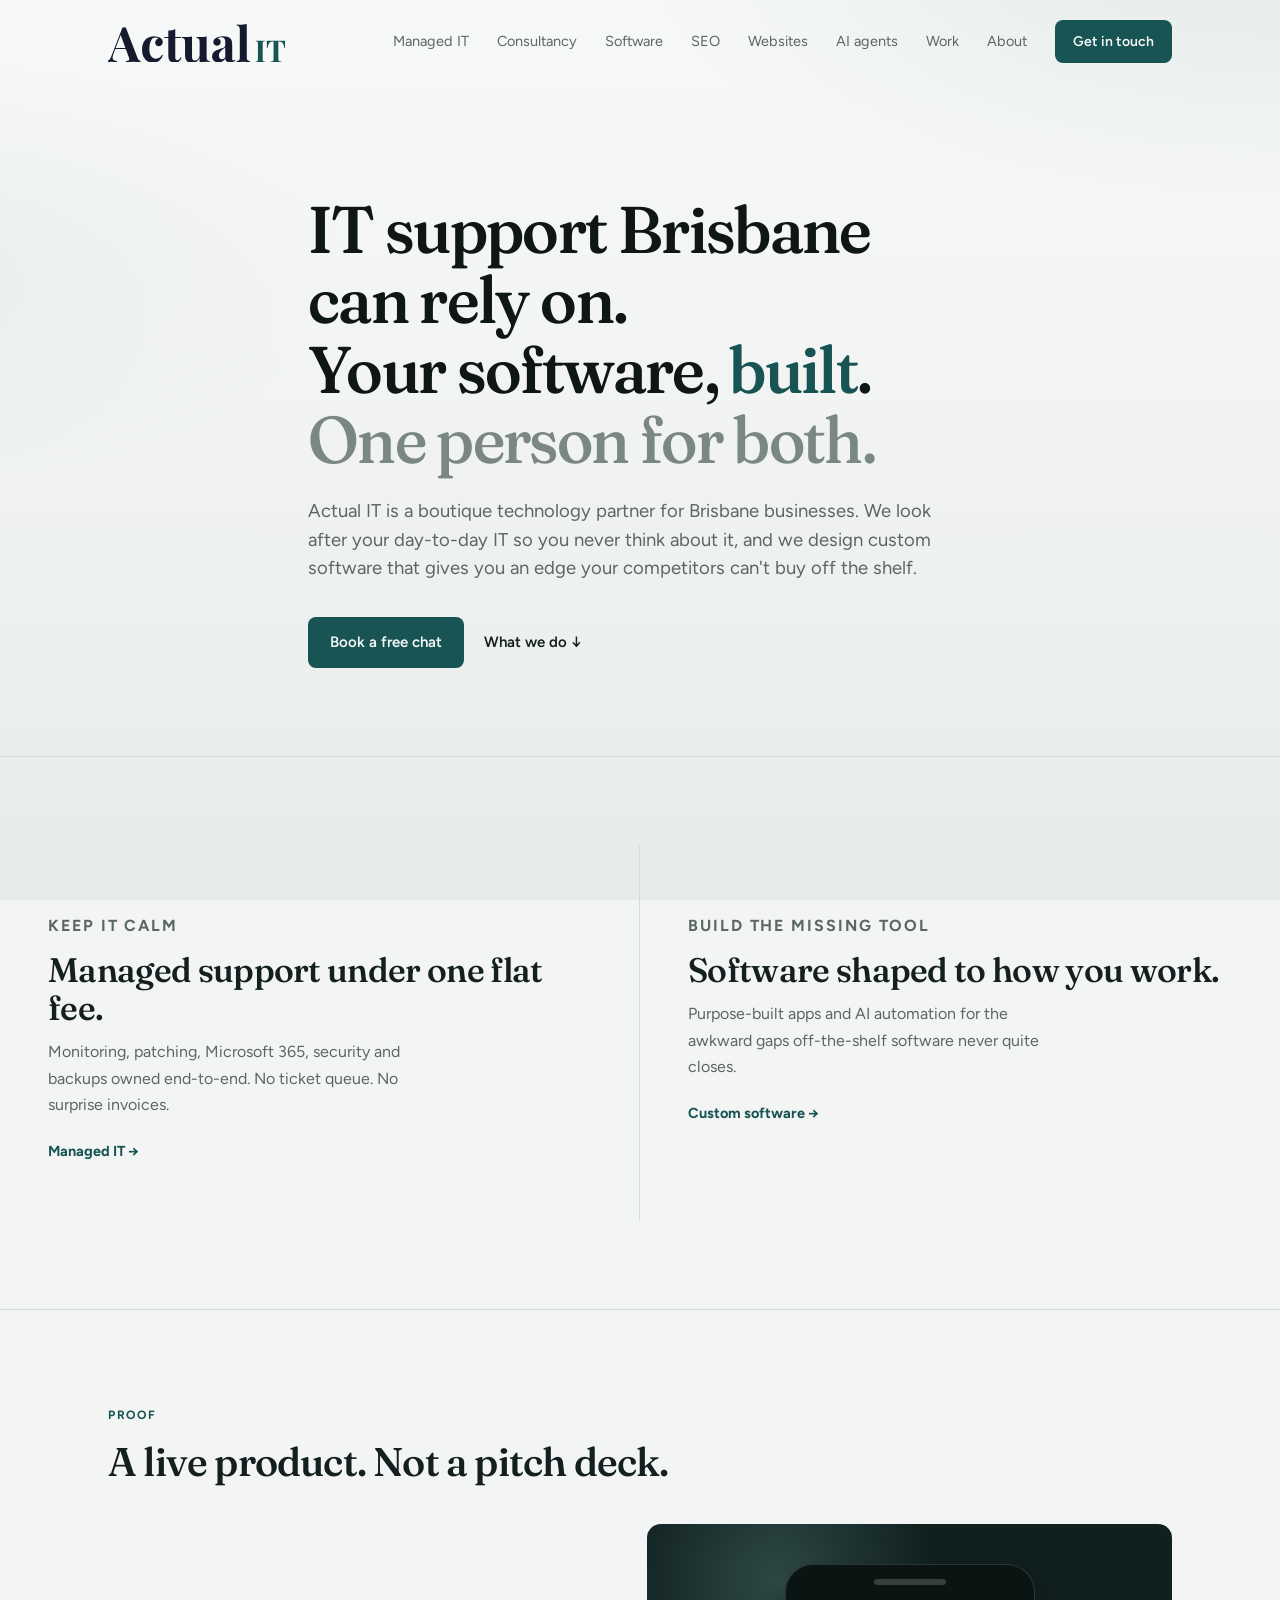
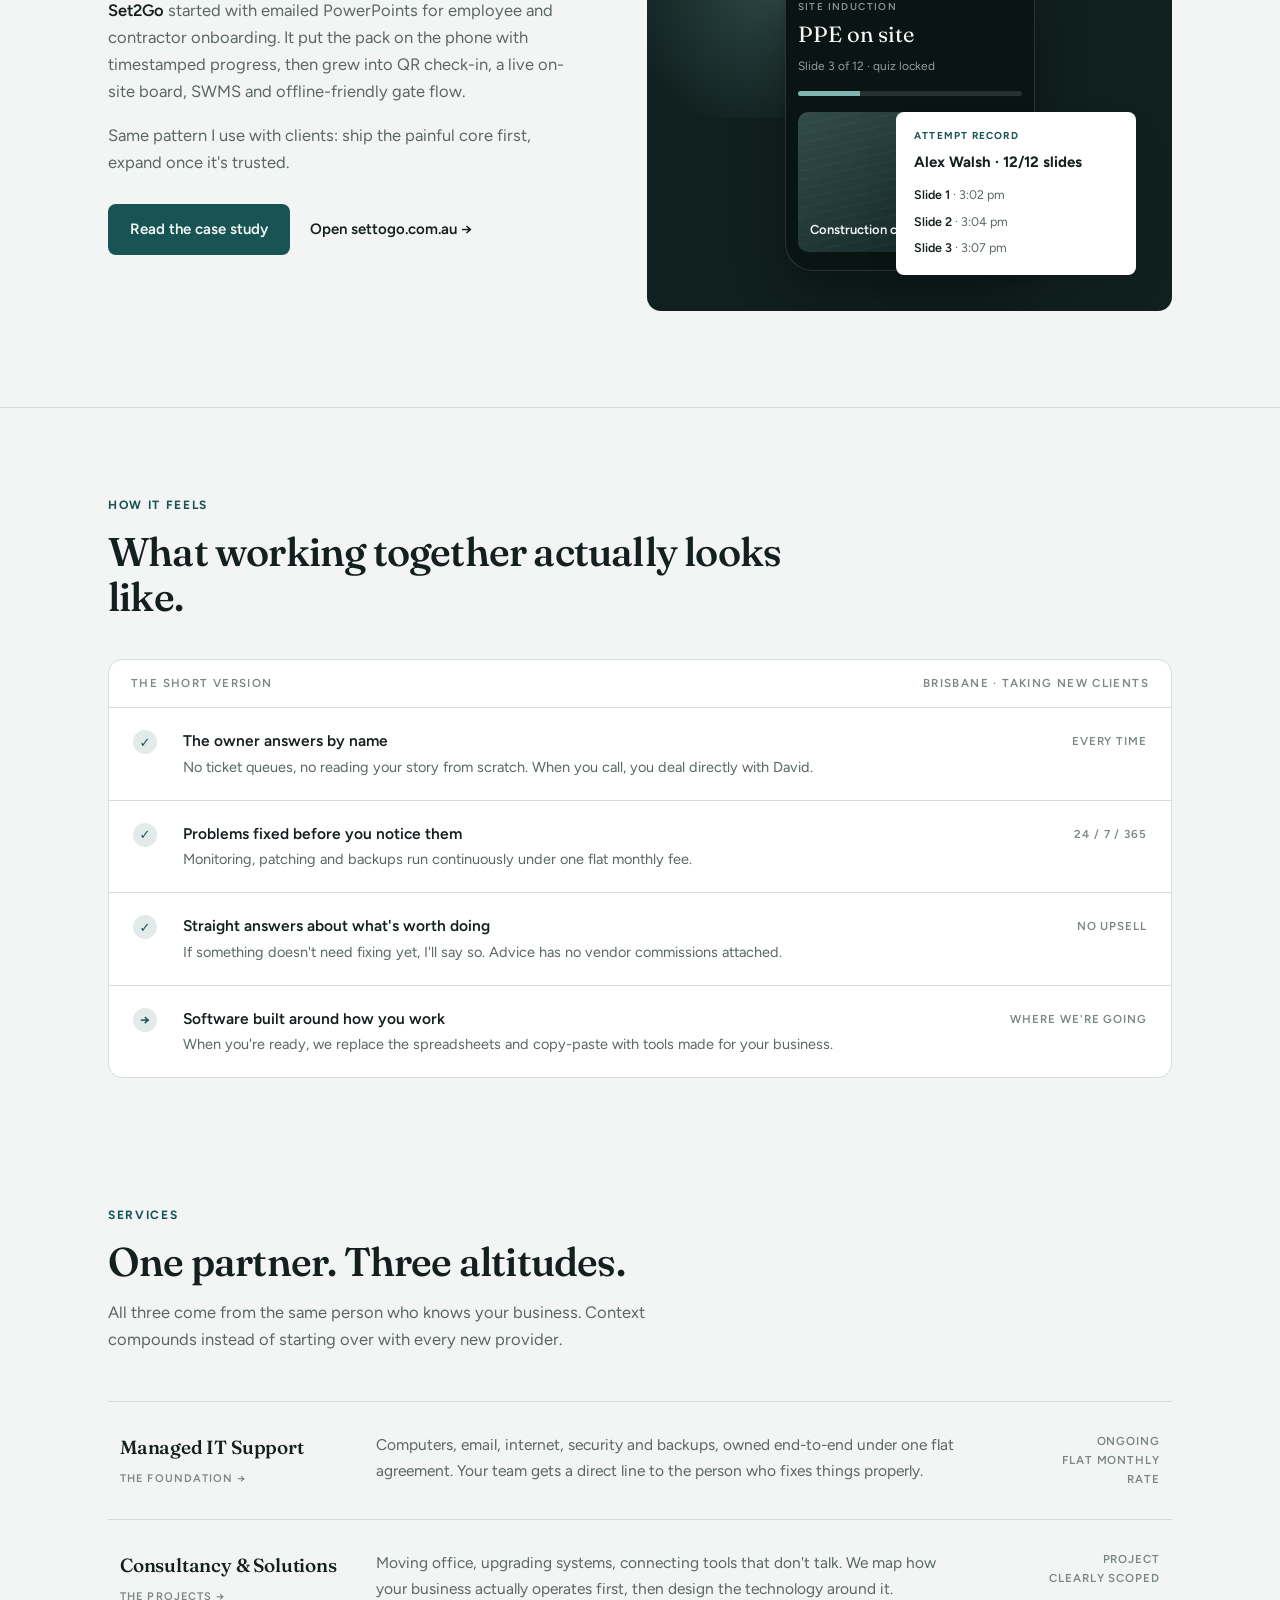
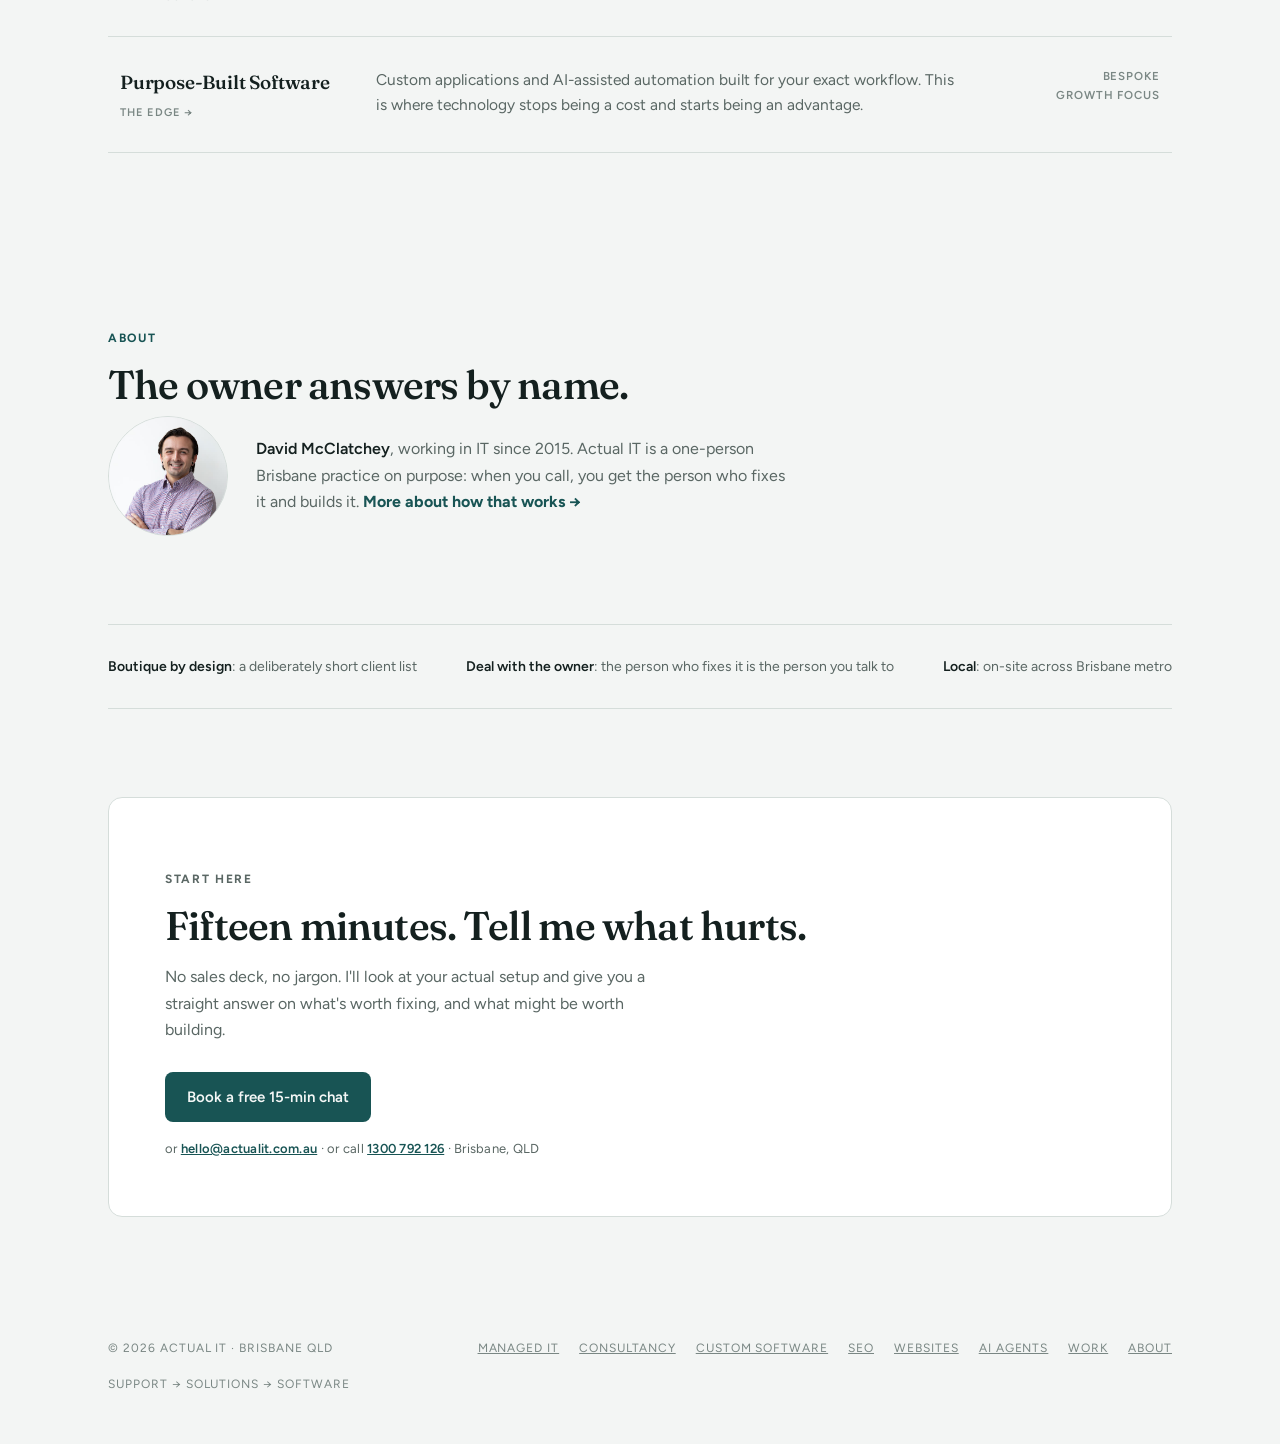
<file: index.html>
<!DOCTYPE html>
<html lang="en-AU">
<head>
<meta charset="UTF-8">
<meta name="viewport" content="width=device-width, initial-scale=1.0">
<title>IT Support Brisbane | Managed IT, Software &amp; AI | Actual IT</title>
<meta name="description" content="Boutique IT support for Brisbane businesses: managed IT, consultancy and custom software &amp; AI. Deal directly with the owner. Actual IT, Brisbane QLD.">
<link rel="canonical" href="https://actualit.com.au/">
<meta property="og:type" content="website">
<meta property="og:title" content="Actual IT | IT Support &amp; Custom Software for Brisbane Businesses">
<meta property="og:description" content="Managed IT support, consultancy and purpose-built software for Brisbane businesses. Boutique by design: you always deal directly with the owner.">
<meta property="og:url" content="https://actualit.com.au/">
<meta property="og:locale" content="en_AU">
<meta property="og:image" content="https://actualit.com.au/assets/og-image.png">
<meta property="og:image:alt" content="Actual IT: boutique IT support, consultancy and custom software for Brisbane businesses.">
<meta property="og:image:width" content="1600">
<meta property="og:image:height" content="900">
<meta name="twitter:card" content="summary_large_image">

<meta name="geo.region" content="AU-QLD">
<meta name="geo.placename" content="Brisbane">
<link rel="icon" type="image/svg+xml" href="/favicon.svg?v=2">
<link rel="preconnect" href="https://fonts.googleapis.com">
<link rel="preconnect" href="https://fonts.gstatic.com" crossorigin>
<link href="https://fonts.googleapis.com/css2?family=Figtree:wght@400;500;600;700&family=Fraunces:opsz,wght@9..144,500;9..144,550;9..144,600&display=swap" rel="stylesheet">
<link rel="stylesheet" href="/styles.css">
  <script type="application/ld+json">
  {
    "@context": "https://schema.org",
    "@type": "ProfessionalService",
    "@id": "https://actualit.com.au/#business",
    "name": "Actual IT",
    "description": "Boutique IT support, consultancy and purpose-built software for Brisbane businesses.",
    "url": "https://actualit.com.au/",
    "logo": "https://actualit.com.au/assets/logo.svg",
    "image": "https://actualit.com.au/assets/og-image.png",
    "email": "hello@actualit.com.au",
    "telephone": "1300 792 126",
    "founder": {"@type": "Person", "name": "David McClatchey", "jobTitle": "Principal Consultant", "image": "https://actualit.com.au/assets/david-mcclatchey.jpg"},
    "areaServed": {"@type": "City", "name": "Brisbane"},
    "address": {"@type": "PostalAddress", "addressLocality": "Brisbane", "addressRegion": "QLD", "addressCountry": "AU"},
    "geo": {"@type": "GeoCoordinates", "latitude": -27.4698, "longitude": 153.0251},
    "priceRange": "$$",
    "knowsAbout": ["Managed IT Support", "IT Consultancy", "Custom Software Development", "AI Automation", "Local SEO", "Website Design and Development"],
    "sameAs": ["https://www.google.com/maps/place/Actual+IT/data=!4m2!3m1!1s0x0:0x49b9b426a1f23803"]
  }
  </script>
</head>
<body>

<main id="main">

<div class="wrap">
  <nav>
    <a class="skip" href="#main">Skip to content</a>
    <a class="brand" href="/">
      <img class="brand-logo" src="/assets/logo.svg?v=2" alt="Actual IT" width="132" height="47">
    </a>
    <button class="nav-toggle" aria-expanded="false" aria-controls="site-nav">Menu</button>
    <div class="nav-right" id="site-nav">
      <a class="link" href="/services/managed-it-support">Managed IT</a>
      <a class="link" href="/services/consultancy">Consultancy</a>
      <a class="link" href="/services/custom-software">Software</a>
      <a class="link" href="/services/seo">SEO</a>
      <a class="link" href="/services/websites">Websites</a>
      <a class="link" href="/services/ai-agents">AI agents</a>
      <a class="link" href="/work/">Work</a>
      <a class="link" href="/about/">About</a>
      <a class="nav-cta" href="/contact/">Get in touch</a>
    </div>
  </nav>
</div>

<header class="hero-stage">
  <div class="wrap hero-copy">
    <h1>IT support Brisbane can rely on.<br>Your software, <span class="ok">built</span>.<br><span class="dim">One person for both.</span></h1>
    <p class="hero-lede">
      Actual IT is a boutique technology partner for Brisbane businesses. We look after your
      day-to-day IT so you never think about it, and we design custom software that gives
      you an edge your competitors can't buy off the shelf.
    </p>
    <div class="hero-actions">
      <a class="btn btn-solid" href="https://cal.com/actualit/15min" target="_blank" rel="noopener">Book a free chat</a>
      <a class="btn btn-text" href="#start">What we do ↓</a>
    </div>
  </div>
</header>

<section class="doors" id="start" aria-label="Choose a starting point">
  <a class="door" href="/services/managed-it-support">
    <p class="door-kicker">Keep IT calm</p>
    <h2>Managed support under one flat fee.</h2>
    <p>Monitoring, patching, Microsoft 365, security and backups owned end-to-end. No ticket queue. No surprise invoices.</p>
    <span class="door-go">Managed IT →</span>
  </a>
  <a class="door" href="/services/custom-software">
    <p class="door-kicker">Build the missing tool</p>
    <h2>Software shaped to how you work.</h2>
    <p>Purpose-built apps and AI automation for the awkward gaps off-the-shelf software never quite closes.</p>
    <span class="door-go">Custom software →</span>
  </a>
</section>

<section class="proof" id="proof">
  <div class="wrap">
    <div class="sec-head">
      <p class="sec-label">Proof</p>
      <h2>A live product. Not a pitch deck.</h2>
    </div>
    <div class="proof-grid">
      <div class="proof-copy">
        <p>
          <strong>Set2Go</strong> started with emailed PowerPoints for employee and contractor
          onboarding. It put the pack on the phone with timestamped progress, then grew into
          QR check-in, a live on-site board, SWMS and offline-friendly gate flow.
        </p>
        <p>Same pattern I use with clients: ship the painful core first, expand once it's trusted.</p>
        <div class="hero-actions" style="margin-top:28px;">
          <a class="btn btn-solid" href="/work/">Read the case study</a>
          <a class="btn btn-text" href="https://settogo.com.au" target="_blank" rel="noopener">Open settogo.com.au →</a>
        </div>
      </div>
      <div class="product-stage" aria-hidden="true">
        <div class="product-phone">
          <div class="notch"></div>
          <div class="ph-label">Site induction</div>
          <div class="ph-title">PPE on site</div>
          <div class="ph-meta">Slide 3 of 12 · quiz locked</div>
          <div class="ph-bar"><span></span></div>
          <div class="ph-slide">Construction crew induction</div>
        </div>
        <div class="product-float">
          <div class="pf-label">Attempt record</div>
          <div class="pf-name">Alex Walsh · 12/12 slides</div>
          <div class="pf-rows">
            <span><b>Slide 1</b> · 3:02 pm</span>
            <span><b>Slide 2</b> · 3:04 pm</span>
            <span><b>Slide 3</b> · 3:07 pm</span>
          </div>
        </div>
      </div>
    </div>
  </div>
</section>

<section id="how">
  <div class="wrap">
    <div class="sec-head">
      <p class="sec-label">How it feels</p>
      <h2>What working together actually looks like.</h2>
    </div>
    <div class="like" style="margin-top:40px;">
      <div class="like-bar"><span>the short version</span><span>brisbane · taking new clients</span></div>
      <div class="like-row">
        <span class="like-check">✓</span>
        <div>
          <div class="like-t">The owner answers by name</div>
          <div class="like-d">No ticket queues, no reading your story from scratch. When you call, you deal directly with David.</div>
        </div>
        <span class="like-meta">every time</span>
      </div>
      <div class="like-row">
        <span class="like-check">✓</span>
        <div>
          <div class="like-t">Problems fixed before you notice them</div>
          <div class="like-d">Monitoring, patching and backups run continuously under one flat monthly fee.</div>
        </div>
        <span class="like-meta">24 / 7 / 365</span>
      </div>
      <div class="like-row">
        <span class="like-check">✓</span>
        <div>
          <div class="like-t">Straight answers about what's worth doing</div>
          <div class="like-d">If something doesn't need fixing yet, I'll say so. Advice has no vendor commissions attached.</div>
        </div>
        <span class="like-meta">no upsell</span>
      </div>
      <div class="like-row">
        <span class="like-check">→</span>
        <div>
          <div class="like-t">Software built around how you work</div>
          <div class="like-d">When you're ready, we replace the spreadsheets and copy-paste with tools made for your business.</div>
        </div>
        <span class="like-meta">where we're going</span>
      </div>
    </div>
  </div>
</section>

<section id="services" style="padding-top:40px;">
  <div class="wrap">
    <div class="sec-head">
      <p class="sec-label">Services</p>
      <h2>One partner. Three altitudes.</h2>
      <p class="sec-note">All three come from the same person who knows your business. Context compounds instead of starting over with every new provider.</p>
    </div>

    <div class="ledger">
      <div class="ledger-row">
        <span class="ledger-name"><a href="/services/managed-it-support" style="color:inherit;text-decoration:none;">Managed IT Support</a><small>the foundation →</small></span>
        <p class="ledger-desc">Computers, email, internet, security and backups, owned end-to-end under one flat agreement. Your team gets a direct line to the person who fixes things properly.</p>
        <span class="ledger-meta">ongoing<br>flat monthly rate</span>
      </div>
      <div class="ledger-row">
        <span class="ledger-name"><a href="/services/consultancy" style="color:inherit;text-decoration:none;">Consultancy &amp; Solutions</a><small>the projects →</small></span>
        <p class="ledger-desc">Moving office, upgrading systems, connecting tools that don't talk. We map how your business actually operates first, then design the technology around it.</p>
        <span class="ledger-meta">project<br>clearly scoped</span>
      </div>
      <div class="ledger-row">
        <span class="ledger-name"><a href="/services/custom-software" style="color:inherit;text-decoration:none;">Purpose-Built Software</a><small>the edge →</small></span>
        <p class="ledger-desc">Custom applications and AI-assisted automation built for your exact workflow. This is where technology stops being a cost and starts being an advantage.</p>
        <span class="ledger-meta">bespoke<br>growth focus</span>
      </div>
    </div>
  </div>
</section>

<section id="about">
  <div class="wrap">
    <div class="sec-head">
      <p class="sec-label">About</p>
      <h2>The owner answers by name.</h2>
    </div>
    <div class="meet">
      <figure class="meet-photo">
        <img
          src="/assets/david-mcclatchey-sm.jpg"
          width="427"
          height="640"
          alt="David McClatchey, founder of Actual IT"
          loading="lazy"
          decoding="async"
        >
      </figure>
      <div>
        <p>
          <strong>David McClatchey</strong>, working in IT since 2015. Actual IT is a one-person
          Brisbane practice on purpose: when you call, you get the person who fixes it and builds it.
          <a href="/about/">More about how that works →</a>
        </p>
      </div>
    </div>
  </div>
</section>

<div class="wrap">
  <div class="trust">
    <div><b>Boutique by design</b>: a deliberately short client list</div>
    <div><b>Deal with the owner</b>: the person who fixes it is the person you talk to</div>
    <div><b>Local</b>: on-site across Brisbane metro</div>
  </div>
</div>

<section id="contact">
  <div class="wrap">
    <div class="contact-box">
      <p class="sec-label">Start here</p>
      <h2>Fifteen minutes. Tell me what hurts.</h2>
      <p>No sales deck, no jargon. I'll look at your actual setup and give you a straight answer on what's worth fixing, and what might be worth building.</p>
      <a class="btn btn-solid" href="https://cal.com/actualit/15min" target="_blank" rel="noopener">Book a free 15-min chat</a>
      <p class="contact-alt">or <a href="mailto:hello@actualit.com.au">hello@actualit.com.au</a> · or call <a href="tel:1300792126">1300 792 126</a> · Brisbane, QLD</p>
    </div>
  </div>
</section>

</main>

<div class="wrap">
  <footer style="flex-wrap:wrap; gap:16px;">
    <span>&copy; 2026 ACTUAL IT &middot; BRISBANE QLD</span>
    <span style="display:flex; gap:20px; flex-wrap:wrap;">
      <a href="/services/managed-it-support" style="color:inherit;">Managed IT</a>
      <a href="/services/consultancy" style="color:inherit;">Consultancy</a>
      <a href="/services/custom-software" style="color:inherit;">Custom Software</a>
      <a href="/services/seo" style="color:inherit;">SEO</a>
      <a href="/services/websites" style="color:inherit;">Websites</a>
      <a href="/services/ai-agents" style="color:inherit;">AI agents</a>
      <a href="/work/" style="color:inherit;">Work</a>
      <a href="/about/" style="color:inherit;">About</a>
    </span>
    <span>SUPPORT &rarr; SOLUTIONS &rarr; SOFTWARE</span>
  </footer>
</div>

<script>
  (function () {
    var btn = document.querySelector('.nav-toggle');
    var nav = document.getElementById('site-nav');
    if (!btn || !nav) return;
    btn.addEventListener('click', function () {
      var open = nav.classList.toggle('open');
      btn.setAttribute('aria-expanded', open ? 'true' : 'false');
    });
  })();
</script>

</body>
</html>
</file>
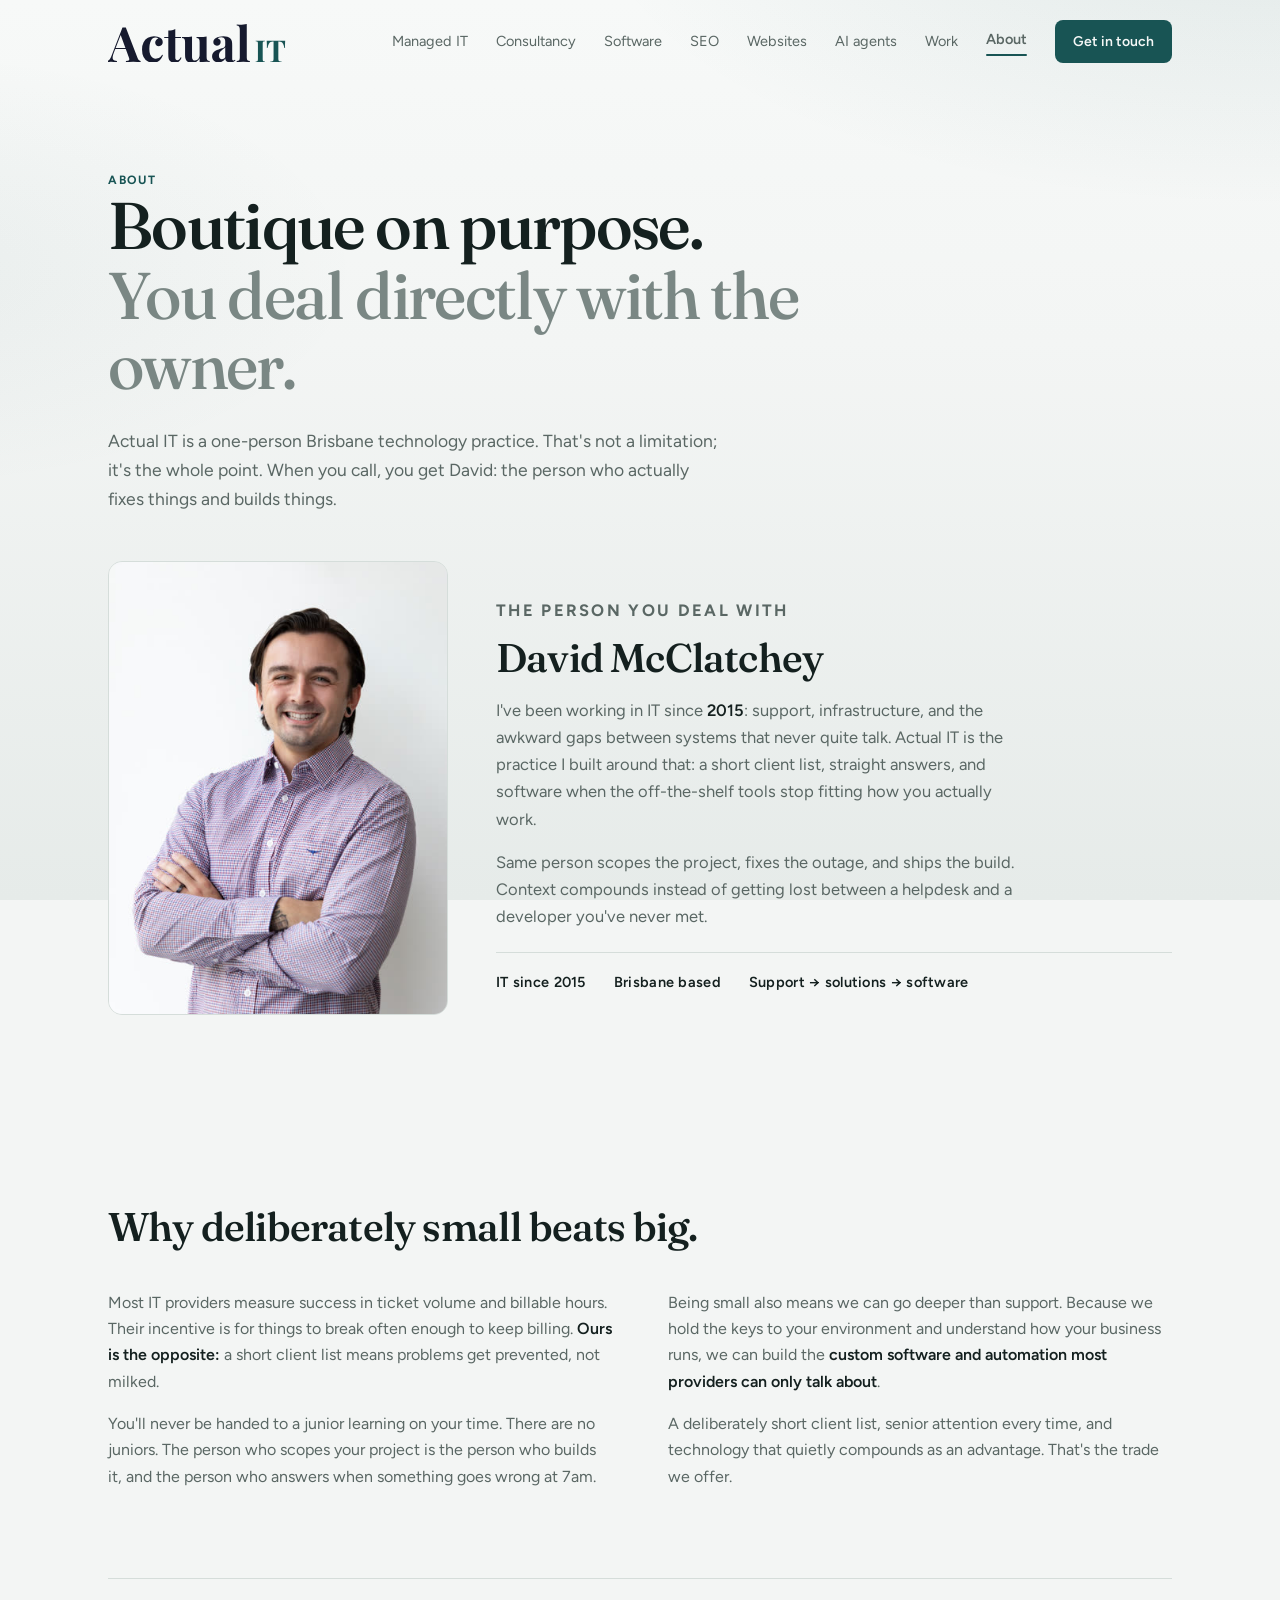
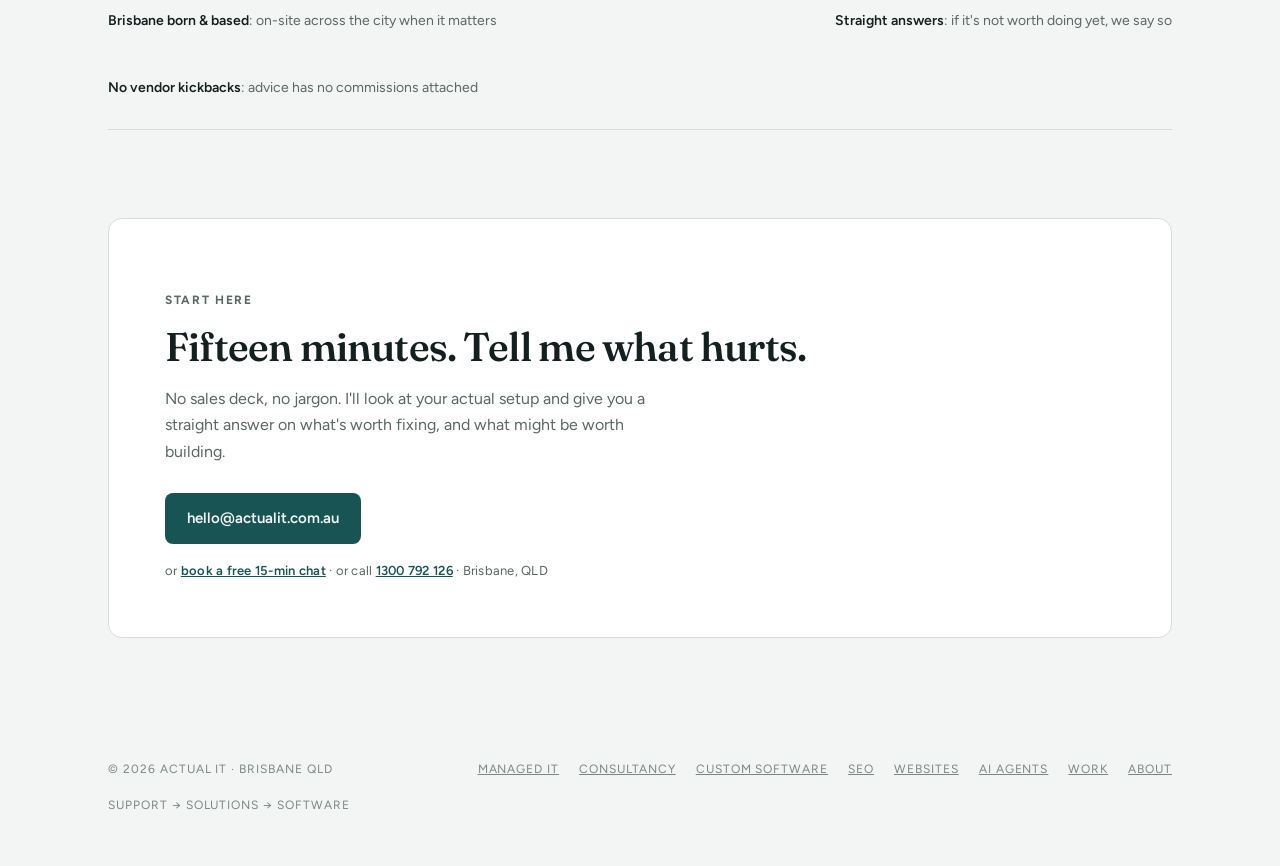
<file: about/index.html>
<!DOCTYPE html>
<html lang="en-AU">
<head>
<meta charset="UTF-8">
<meta name="viewport" content="width=device-width, initial-scale=1.0">
<title>About Actual IT | Boutique Brisbane IT | Deal Directly With The Owner</title>
<meta name="description" content="Meet David McClatchey. Actual IT is a boutique one-person Brisbane practice. In IT since 2015. A short client list means senior attention every time.">
<link rel="canonical" href="https://actualit.com.au/about/">
<meta property="og:type" content="website">
<meta property="og:title" content="About Actual IT | Boutique Brisbane IT">
<meta property="og:description" content="Meet David McClatchey. Actual IT is a boutique one-person Brisbane practice. In IT since 2015. A short client list means senior attention every time.">
<meta property="og:url" content="https://actualit.com.au/about/">
<meta property="og:locale" content="en_AU">
<meta property="og:image" content="https://actualit.com.au/assets/og-image.png">
<meta property="og:image:alt" content="Actual IT: boutique IT support, consultancy and custom software for Brisbane businesses.">
<meta property="og:image:width" content="1600">
<meta property="og:image:height" content="900">
<meta name="twitter:card" content="summary_large_image">

<meta name="geo.region" content="AU-QLD">
<meta name="geo.placename" content="Brisbane">
<link rel="icon" type="image/svg+xml" href="/favicon.svg?v=2">
<link rel="preconnect" href="https://fonts.googleapis.com">
<link rel="preconnect" href="https://fonts.gstatic.com" crossorigin>
<link href="https://fonts.googleapis.com/css2?family=Figtree:wght@400;500;600;700&family=Fraunces:opsz,wght@9..144,500;9..144,550;9..144,600&display=swap" rel="stylesheet">
<link rel="stylesheet" href="/styles.css">
<script type="application/ld+json">
{
  "@context": "https://schema.org",
  "@type": "AboutPage",
  "name": "About Actual IT",
  "url": "https://actualit.com.au/about/",
  "about": {
    "@type": "ProfessionalService",
    "name": "Actual IT",
    "founder": {
      "@type": "Person",
      "name": "David McClatchey",
      "jobTitle": "Principal Consultant",
      "image": "https://actualit.com.au/assets/david-mcclatchey.jpg",
      "description": "Founder of Actual IT. Working in IT since 2015: managed support, consultancy and custom software for Brisbane businesses.",
      "worksFor": {"@type": "Organization", "name": "Actual IT", "url": "https://actualit.com.au/"},
      "homeLocation": {"@type": "City", "name": "Brisbane"}
    }
  }
}
</script>
</head>
<body>


<div class="wrap">
  <nav>
    <a class="skip" href="#main">Skip to content</a>
    <a class="brand" href="/">
      <img class="brand-logo" src="/assets/logo.svg?v=2" alt="Actual IT" width="132" height="47">
    </a>
    <button class="nav-toggle" aria-expanded="false" aria-controls="site-nav">Menu</button>
    <div class="nav-right" id="site-nav">
      <a class="link" href="/services/managed-it-support">Managed IT</a>
      <a class="link" href="/services/consultancy">Consultancy</a>
      <a class="link" href="/services/custom-software">Software</a>
      <a class="link" href="/services/seo">SEO</a>
      <a class="link" href="/services/websites">Websites</a>
      <a class="link" href="/services/ai-agents">AI agents</a>
      <a class="link" href="/work/">Work</a>
      <a class="link" href="/about/" aria-current="page">About</a>
      <a class="nav-cta" href="/contact/">Get in touch</a>
    </div>
  </nav>
</div>


<main id="main">

<header class="hero" style="padding-bottom:48px;">
  <div class="wrap">
    <p class="sec-label">About</p>
    <h1>Boutique on purpose.<br><span class="dim">You deal directly with the owner.</span></h1>
    <p class="hero-sub">
      Actual IT is a one-person Brisbane technology practice. That's not a limitation; it's the
      whole point. When you call, you get David: the person who actually fixes things and builds things.
    </p>
  </div>
</header>

<section id="david" style="padding-top:0;">
  <div class="wrap">
    <div class="about-intro">
      <figure class="about-photo">
        <img
          src="/assets/david-mcclatchey.jpg"
          srcset="/assets/david-mcclatchey-sm.jpg 427w, /assets/david-mcclatchey.jpg 933w"
          sizes="(max-width: 800px) 80vw, 340px"
          width="933"
          height="1400"
          alt="David McClatchey, founder of Actual IT"
          loading="eager"
          decoding="async"
        >
      </figure>
      <div>
        <p class="sec-label">The person you deal with</p>
        <h2>David McClatchey</h2>
        <p>
          I've been working in IT since <strong>2015</strong>: support, infrastructure, and the
          awkward gaps between systems that never quite talk. Actual IT is the practice I built
          around that: a short client list, straight answers, and software when the off-the-shelf
          tools stop fitting how you actually work.
        </p>
        <p>
          Same person scopes the project, fixes the outage, and ships the build. Context compounds
          instead of getting lost between a helpdesk and a developer you've never met.
        </p>
        <div class="about-facts">
          <span><b>IT since 2015</b></span>
          <span><b>Brisbane based</b></span>
          <span><b>Support → solutions → software</b></span>
        </div>
      </div>
    </div>
  </div>
</section>

<section>
  <div class="wrap">
    <div class="sec-head">
      <h2>Why deliberately small beats big.</h2>
    </div>
    <div class="pos-grid" style="margin-top:40px;">
      <div>
        <p>Most IT providers measure success in ticket volume and billable hours. Their incentive is for things to break often enough to keep billing. <strong>Ours is the opposite:</strong> a short client list means problems get prevented, not milked.</p>
        <p>You'll never be handed to a junior learning on your time. There are no juniors. The person who scopes your project is the person who builds it, and the person who answers when something goes wrong at 7am.</p>
      </div>
      <div>
        <p>Being small also means we can go deeper than support. Because we hold the keys to your environment and understand how your business runs, we can build the <strong>custom software and automation most providers can only talk about</strong>.</p>
        <p>A deliberately short client list, senior attention every time, and technology that quietly compounds as an advantage. That's the trade we offer.</p>
      </div>
    </div>
  </div>
</section>

<div class="wrap">
  <div class="trust">
    <div><b>Brisbane born &amp; based</b>: on-site across the city when it matters</div>
    <div><b>Straight answers</b>: if it's not worth doing yet, we say so</div>
    <div><b>No vendor kickbacks</b>: advice has no commissions attached</div>
  </div>
</div>

<section id="contact">
  <div class="wrap">
    <div class="contact-box">
      <p class="sec-label">Start here</p>
      <h2>Fifteen minutes. Tell me what hurts.</h2>
      <p>No sales deck, no jargon. I'll look at your actual setup and give you a straight answer on what's worth fixing, and what might be worth building.</p>
      <a class="btn btn-solid" href="mailto:hello@actualit.com.au">hello@actualit.com.au</a>
      <p class="contact-alt">or <a href="https://cal.com/actualit/15min" target="_blank" rel="noopener" style="color:var(--accent);">book a free 15-min chat</a> · or call <a href="tel:1300792126">1300 792 126</a> &middot; Brisbane, QLD</p>
    </div>
  </div>
</section>

</main>


<div class="wrap">
  <footer style="flex-wrap:wrap; gap:16px;">
    <span>&copy; 2026 ACTUAL IT &middot; BRISBANE QLD</span>
    <span style="display:flex; gap:20px; flex-wrap:wrap;">
      <a href="/services/managed-it-support" style="color:inherit;">Managed IT</a>
      <a href="/services/consultancy" style="color:inherit;">Consultancy</a>
      <a href="/services/custom-software" style="color:inherit;">Custom Software</a>
      <a href="/services/seo" style="color:inherit;">SEO</a>
      <a href="/services/websites" style="color:inherit;">Websites</a>
      <a href="/services/ai-agents" style="color:inherit;">AI agents</a>
      <a href="/work/" style="color:inherit;">Work</a>
      <a href="/about/" style="color:inherit;">About</a>
    </span>
    <span>SUPPORT &rarr; SOLUTIONS &rarr; SOFTWARE</span>
  </footer>
</div>

<script>
  (function () {
    var btn = document.querySelector('.nav-toggle');
    var nav = document.getElementById('site-nav');
    if (!btn || !nav) return;
    btn.addEventListener('click', function () {
      var open = nav.classList.toggle('open');
      btn.setAttribute('aria-expanded', open ? 'true' : 'false');
    });
  })();
</script>

</body>
</html>
</file>
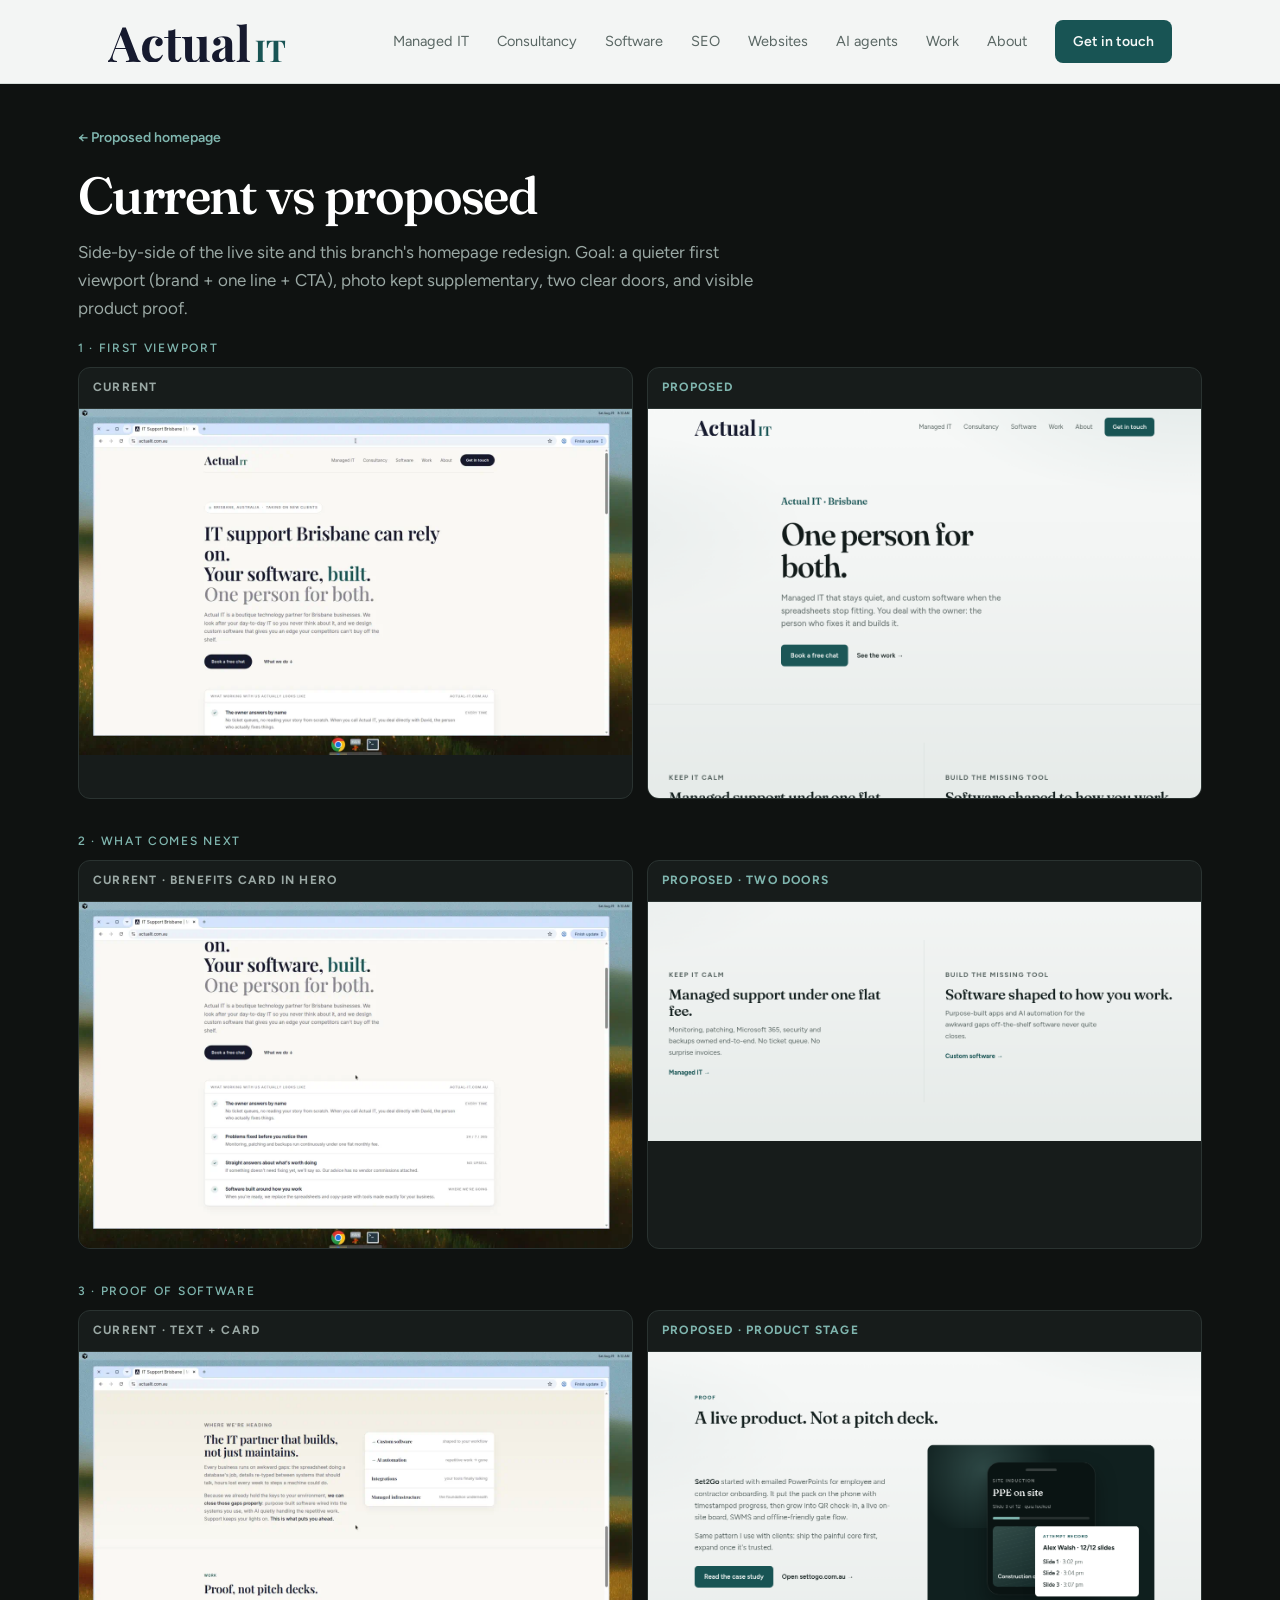
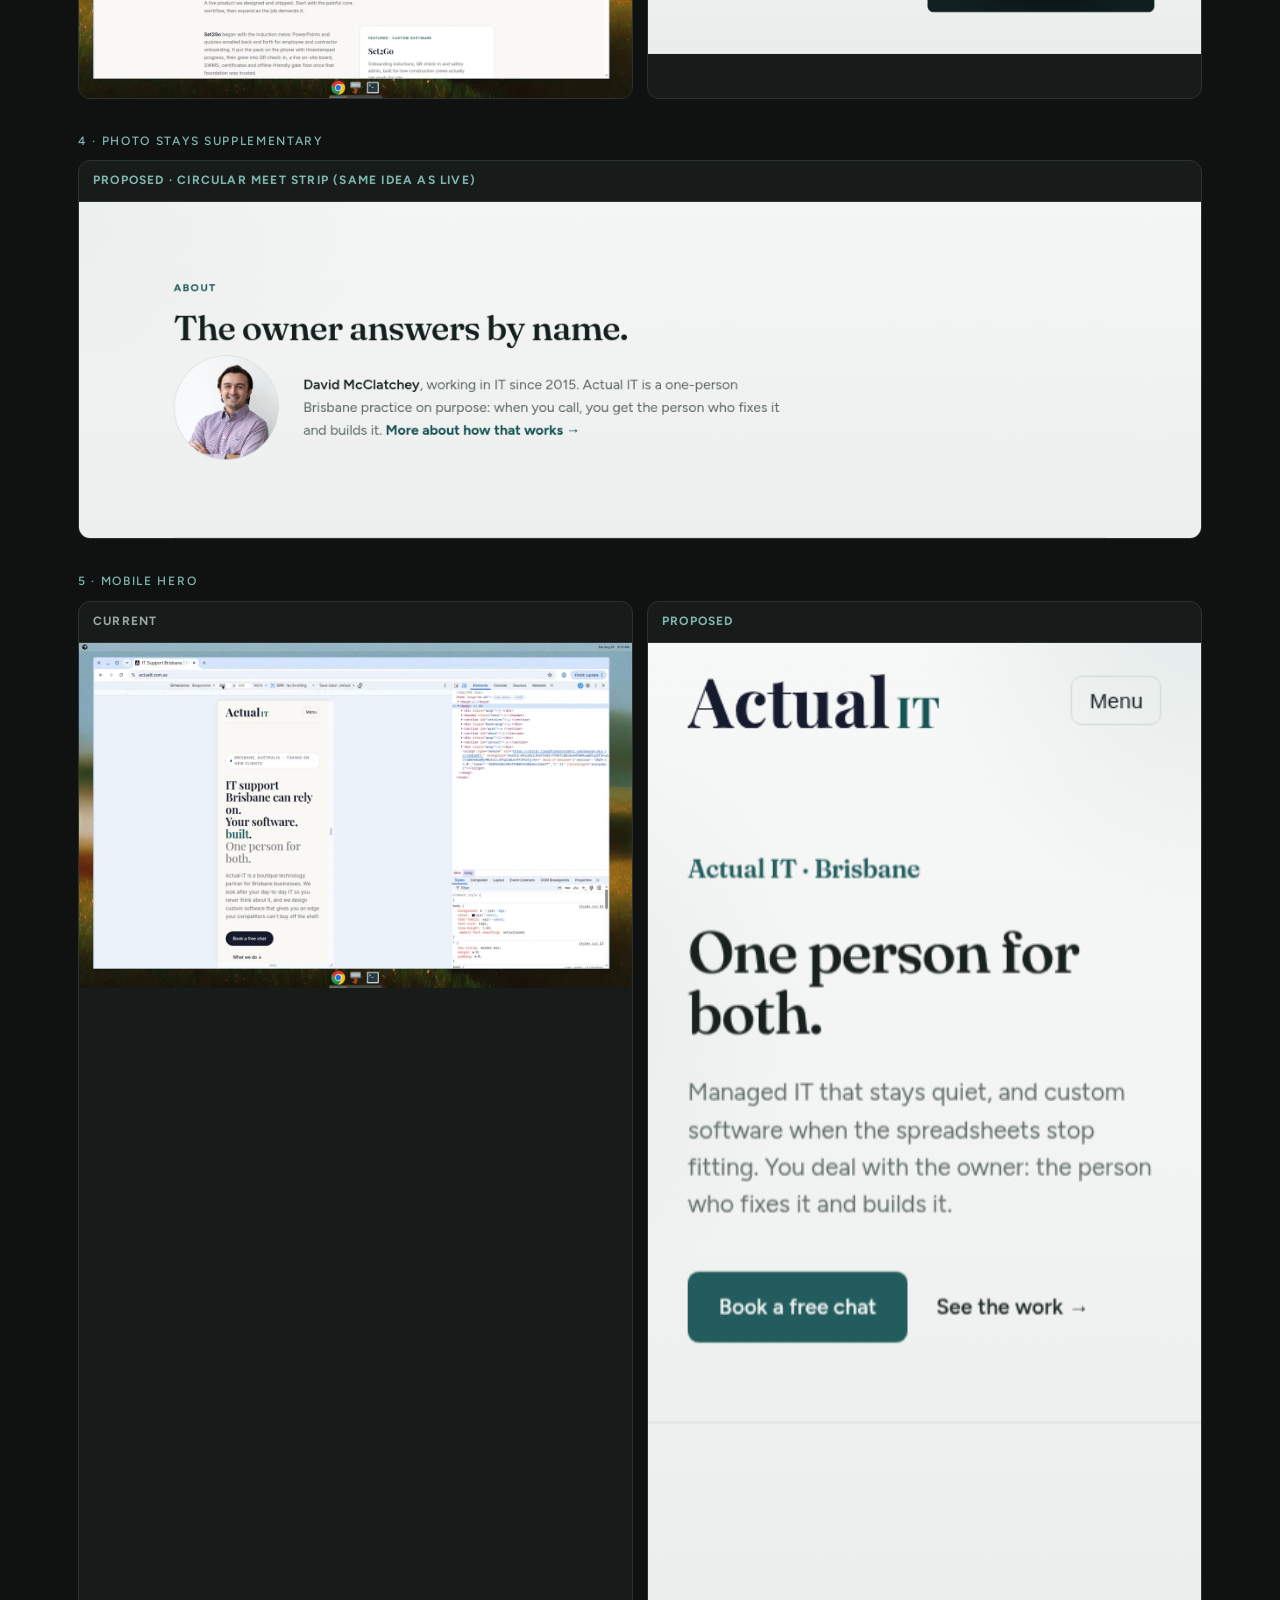
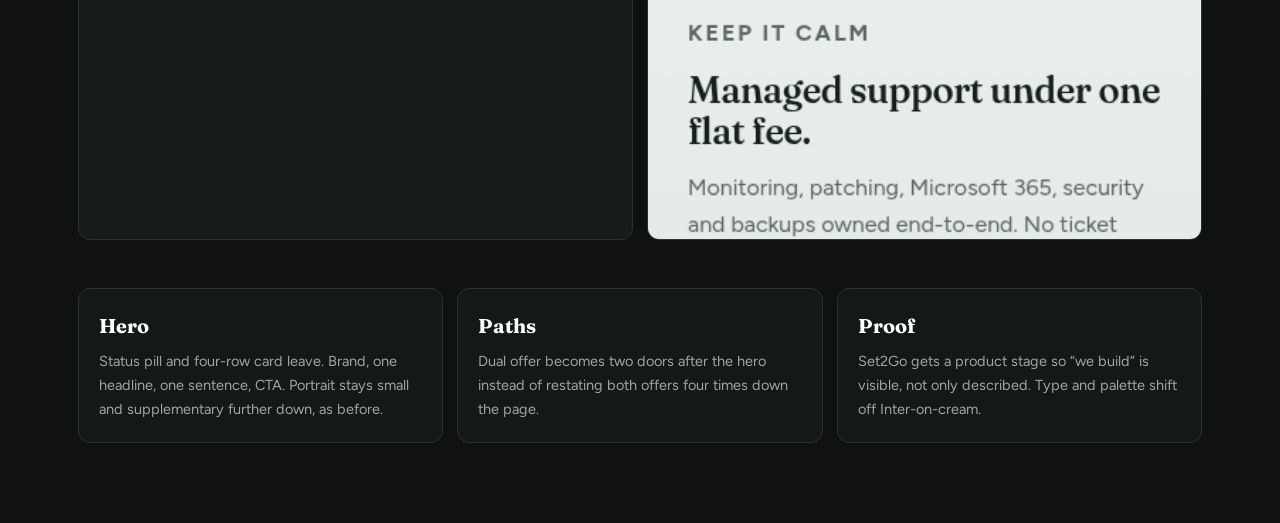
<file: compare/index.html>
<!DOCTYPE html>
<html lang="en-AU">
<head>
<meta charset="UTF-8">
<meta name="viewport" content="width=device-width, initial-scale=1.0">
<title>Design comparison · Actual IT</title>
<meta name="robots" content="noindex">
<link rel="icon" type="image/svg+xml" href="/favicon.svg?v=2">
<link rel="preconnect" href="https://fonts.googleapis.com">
<link rel="preconnect" href="https://fonts.gstatic.com" crossorigin>
<link href="https://fonts.googleapis.com/css2?family=Figtree:wght@400;500;600;700&family=Fraunces:opsz,wght@9..144,500;9..144,550;9..144,600&display=swap" rel="stylesheet">
<link rel="stylesheet" href="/styles.css">
<style>
  body.compare-page { background: #0f1211; color: #e8eeec; }
  body.compare-page::before { display: none; }
  body.compare-page > .wrap:first-child {
    max-width: none;
    background: var(--bg);
    border-bottom: 1px solid var(--border);
    padding: 0;
  }
  body.compare-page > .wrap:first-child nav {
    max-width: 1120px;
    margin: 0 auto;
    padding: 20px 28px;
  }
  .compare-top {
    max-width: 1180px; margin: 0 auto; padding: 40px 28px 20px;
  }
  .compare-top a { color: #7FB5AE; font-weight: 600; text-decoration: none; font-size: 14px; }
  .compare-top h1 {
    font-family: var(--serif); font-size: clamp(34px, 5vw, 52px);
    color: #fff; max-width: 16ch; margin-top: 18px; letter-spacing: -0.03em;
  }
  .compare-top p { color: #9aa8a4; margin-top: 14px; max-width: 62ch; font-size: 17px; }
  .pair {
    max-width: 1180px; margin: 0 auto 36px; padding: 0 28px;
  }
  .pair h2 {
    font-family: var(--sans); font-size: 12px; letter-spacing: 0.14em;
    text-transform: uppercase; color: #7FB5AE; margin: 0 0 12px;
  }
  .pair-grid { display: grid; grid-template-columns: 1fr 1fr; gap: 14px; }
  @media (max-width: 860px) { .pair-grid { grid-template-columns: 1fr; } }
  .shot {
    background: #171c1b; border: 1px solid #2a3331; border-radius: 12px; overflow: hidden;
  }
  .shot span {
    display: block; padding: 10px 14px; font-size: 12px; letter-spacing: 0.1em;
    text-transform: uppercase; font-weight: 700; border-bottom: 1px solid #2a3331;
  }
  .shot.current span { color: #9aa8a4; }
  .shot.proposed span { color: #7FB5AE; }
  .shot img { display: block; width: 100%; height: auto; background: #111; }
  .notes {
    max-width: 1180px; margin: 0 auto; padding: 12px 28px 80px;
    display: grid; grid-template-columns: repeat(3, 1fr); gap: 14px;
  }
  @media (max-width: 860px) { .notes { grid-template-columns: 1fr; } }
  .notes article {
    border: 1px solid #2a3331; border-radius: 12px; padding: 20px; background: #141918;
  }
  .notes h3 { font-family: var(--serif); color: #fff; font-size: 20px; margin-bottom: 8px; }
  .notes p { color: #9aa8a4; font-size: 14.5px; }
</style>
</head>
<body class="compare-page">

<div class="wrap">
  <nav>
    <a class="skip" href="#main">Skip to content</a>
    <a class="brand" href="/">
      <img class="brand-logo" src="/assets/logo.svg?v=2" alt="Actual IT" width="132" height="47">
    </a>
    <button class="nav-toggle" aria-expanded="false" aria-controls="site-nav">Menu</button>
    <div class="nav-right" id="site-nav">
      <a class="link" href="/services/managed-it-support">Managed IT</a>
      <a class="link" href="/services/consultancy">Consultancy</a>
      <a class="link" href="/services/custom-software">Software</a>
      <a class="link" href="/services/seo">SEO</a>
      <a class="link" href="/services/websites">Websites</a>
      <a class="link" href="/services/ai-agents">AI agents</a>
      <a class="link" href="/work/">Work</a>
      <a class="link" href="/about/">About</a>
      <a class="nav-cta" href="/contact/">Get in touch</a>
    </div>
  </nav>
</div>

<div class="compare-top" id="main">
  <a href="/">← Proposed homepage</a>
  <h1>Current vs proposed</h1>
  <p>
    Side-by-side of the live site and this branch's homepage redesign.
    Goal: a quieter first viewport (brand + one line + CTA), photo kept supplementary,
    two clear doors, and visible product proof.
  </p>
</div>

<section class="pair">
  <h2>1 · First viewport</h2>
  <div class="pair-grid">
    <figure class="shot current">
      <span>Current</span>
      <img src="/compare/shots/current-hero.webp" alt="Current homepage hero: text-only with status pill" width="1280" height="800" loading="eager">
    </figure>
    <figure class="shot proposed">
      <span>Proposed</span>
      <img src="/compare/shots/proposed-hero.png" alt="Proposed homepage hero: brand, one line, CTA — no large portrait" width="1280" height="800" loading="eager">
    </figure>
  </div>
</section>

<section class="pair">
  <h2>2 · What comes next</h2>
  <div class="pair-grid">
    <figure class="shot current">
      <span>Current · benefits card in hero</span>
      <img src="/compare/shots/current-benefits.webp" alt="Current benefits checklist card under the hero" width="1280" height="800" loading="lazy">
    </figure>
    <figure class="shot proposed">
      <span>Proposed · two doors</span>
      <img src="/compare/shots/proposed-doors.png" alt="Proposed dual paths: Keep IT calm and Build the missing tool" width="1280" height="800" loading="lazy">
    </figure>
  </div>
</section>

<section class="pair">
  <h2>3 · Proof of software</h2>
  <div class="pair-grid">
    <figure class="shot current">
      <span>Current · text + card</span>
      <img src="/compare/shots/current-work.webp" alt="Current work section without product UI" width="1280" height="800" loading="lazy">
    </figure>
    <figure class="shot proposed">
      <span>Proposed · product stage</span>
      <img src="/compare/shots/proposed-proof.png" alt="Proposed proof section with Set2Go product stage" width="1280" height="800" loading="lazy">
    </figure>
  </div>
</section>

<section class="pair">
  <h2>4 · Photo stays supplementary</h2>
  <div class="pair-grid">
    <figure class="shot proposed" style="grid-column: 1 / -1;">
      <span>Proposed · circular meet strip (same idea as live)</span>
      <img src="/compare/shots/proposed-meet.png" alt="Proposed meet strip with small circular portrait" width="1280" height="800" loading="lazy">
    </figure>
  </div>
</section>

<section class="pair">
  <h2>5 · Mobile hero</h2>
  <div class="pair-grid">
    <figure class="shot current">
      <span>Current</span>
      <img src="/compare/shots/current-mobile.webp" alt="Current mobile homepage hero" width="390" height="844" loading="lazy">
    </figure>
    <figure class="shot proposed">
      <span>Proposed</span>
      <img src="/compare/shots/proposed-mobile.png" alt="Proposed mobile homepage hero without large photo" width="390" height="844" loading="lazy">
    </figure>
  </div>
</section>

<section class="notes">
    <article>
    <h3>Hero</h3>
    <p>Status pill and four-row card leave. Brand, one headline, one sentence, CTA. Portrait stays small and supplementary further down, as before.</p>
  </article>
  <article>
    <h3>Paths</h3>
    <p>Dual offer becomes two doors after the hero instead of restating both offers four times down the page.</p>
  </article>
  <article>
    <h3>Proof</h3>
    <p>Set2Go gets a product stage so “we build” is visible, not only described. Type and palette shift off Inter-on-cream.</p>
  </article>
</section>

<script>
  (function () {
    var btn = document.querySelector('.nav-toggle');
    var nav = document.getElementById('site-nav');
    if (!btn || !nav) return;
    btn.addEventListener('click', function () {
      var open = nav.classList.toggle('open');
      btn.setAttribute('aria-expanded', open ? 'true' : 'false');
    });
  })();
</script>

</body>
</html>
</file>
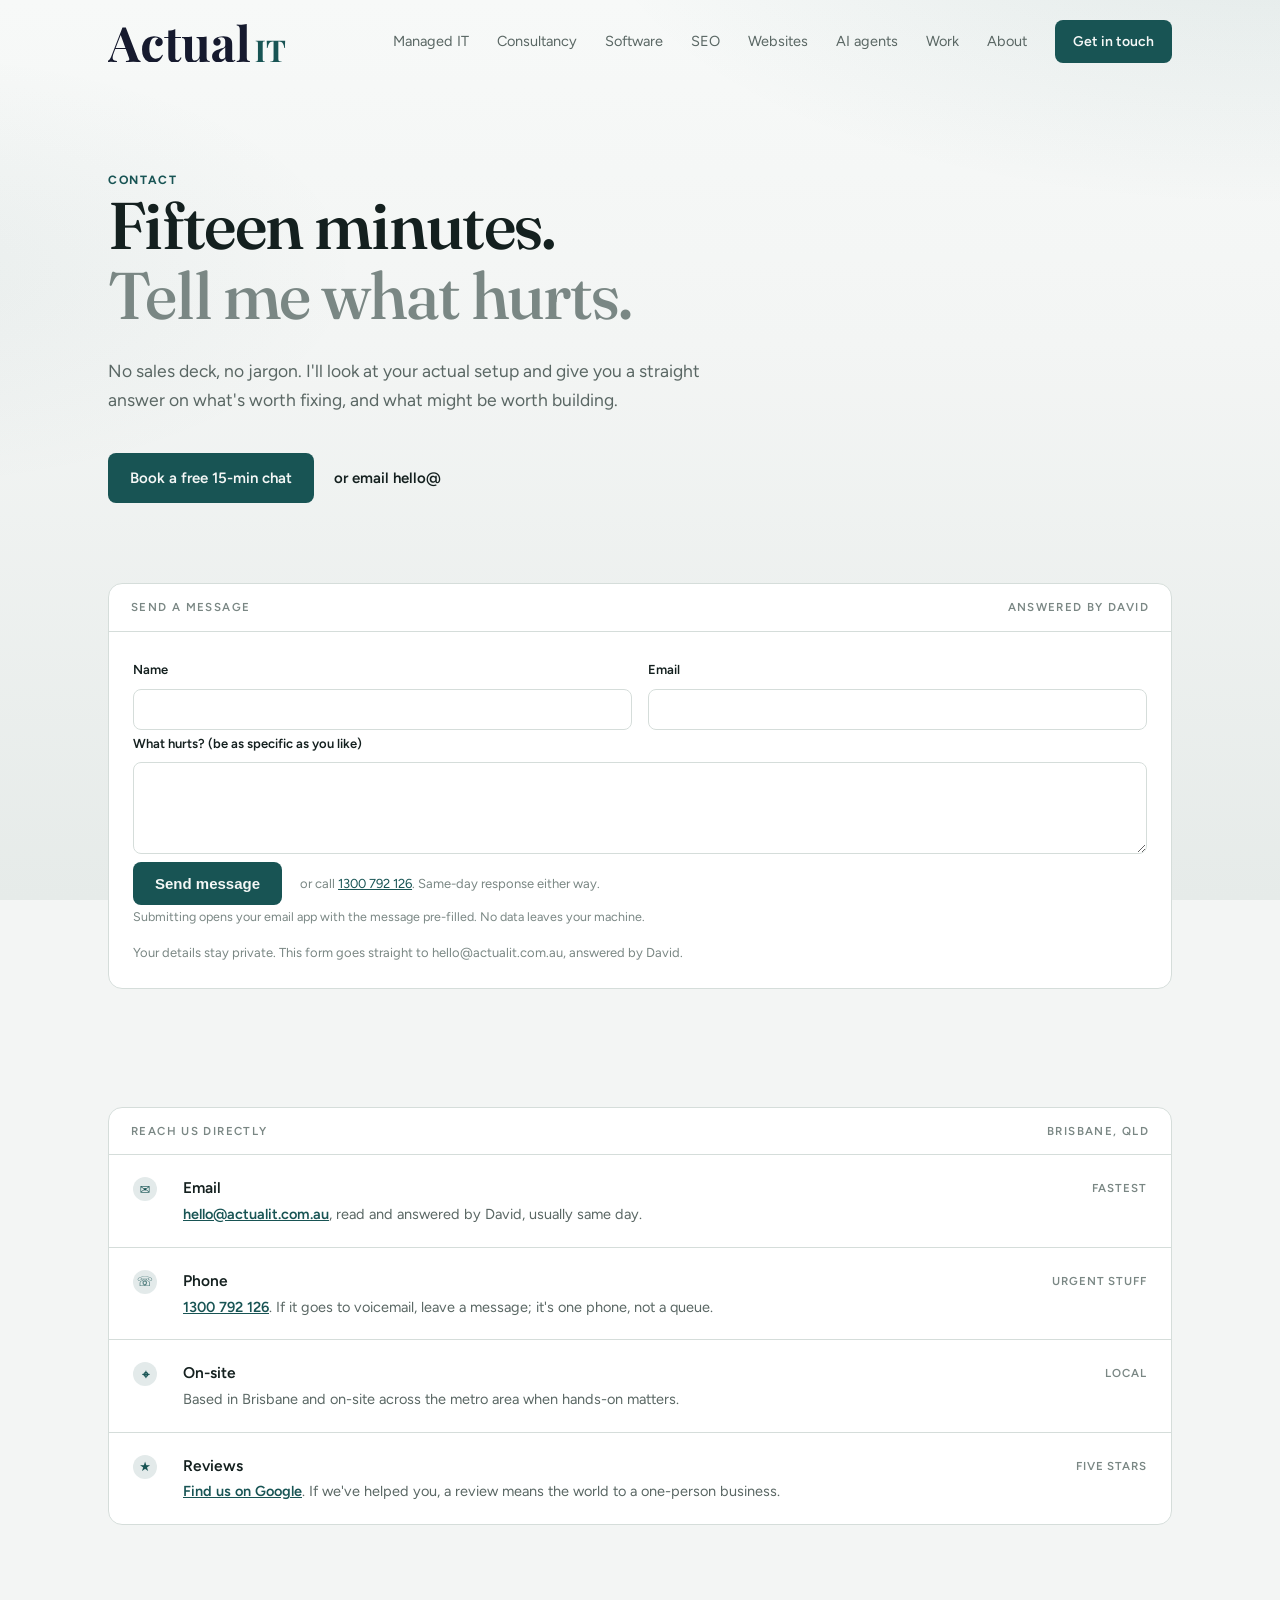
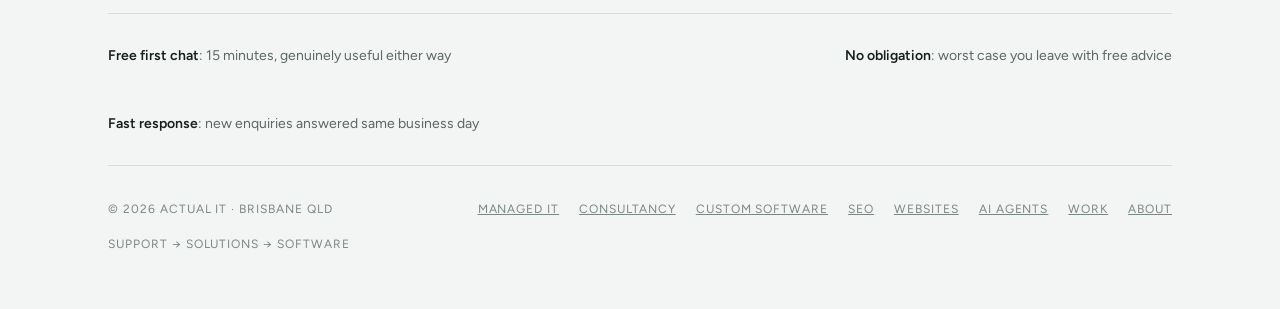
<file: contact/index.html>
<!DOCTYPE html>
<html lang="en-AU">
<head>
<meta charset="UTF-8">
<meta name="viewport" content="width=device-width, initial-scale=1.0">
<title>Contact Actual IT | Brisbane IT Support | Free First Chat</title>
<meta name="description" content="Contact Actual IT Brisbane. Email or call the owner directly: free 15-minute chat, straight answers, same-business-day response.">
<link rel="canonical" href="https://actualit.com.au/contact/">
<meta property="og:type" content="website">
<meta property="og:title" content="Contact Actual IT | Brisbane IT Support">
<meta property="og:description" content="Contact Actual IT Brisbane. Email or call the owner directly: free 15-minute chat, straight answers, same-business-day response.">
<meta property="og:url" content="https://actualit.com.au/contact/">
<meta property="og:locale" content="en_AU">
<meta property="og:image" content="https://actualit.com.au/assets/og-image.png">
<meta property="og:image:alt" content="Actual IT: boutique IT support, consultancy and custom software for Brisbane businesses.">
<meta property="og:image:width" content="1600">
<meta property="og:image:height" content="900">
<meta name="twitter:card" content="summary_large_image">

<meta name="geo.region" content="AU-QLD">
<meta name="geo.placename" content="Brisbane">
<link rel="icon" type="image/svg+xml" href="/favicon.svg?v=2">
<link rel="preconnect" href="https://fonts.googleapis.com">
<link rel="preconnect" href="https://fonts.gstatic.com" crossorigin>
<link href="https://fonts.googleapis.com/css2?family=Figtree:wght@400;500;600;700&family=Fraunces:opsz,wght@9..144,500;9..144,550;9..144,600&display=swap" rel="stylesheet">
<link rel="stylesheet" href="/styles.css">
<script type="application/ld+json">
{
  "@context": "https://schema.org",
  "@type": "ContactPage",
  "name": "Contact Actual IT",
  "url": "https://actualit.com.au/contact/"
}
</script>
</head>
<body>


<div class="wrap">
  <nav>
    <a class="skip" href="#main">Skip to content</a>
    <a class="brand" href="/">
      <img class="brand-logo" src="/assets/logo.svg?v=2" alt="Actual IT" width="132" height="47">
    </a>
    <button class="nav-toggle" aria-expanded="false" aria-controls="site-nav">Menu</button>
    <div class="nav-right" id="site-nav">
      <a class="link" href="/services/managed-it-support">Managed IT</a>
      <a class="link" href="/services/consultancy">Consultancy</a>
      <a class="link" href="/services/custom-software">Software</a>
      <a class="link" href="/services/seo">SEO</a>
      <a class="link" href="/services/websites">Websites</a>
      <a class="link" href="/services/ai-agents">AI agents</a>
      <a class="link" href="/work/">Work</a>
      <a class="link" href="/about/">About</a>
      <a class="nav-cta" href="/contact/" aria-current="page">Get in touch</a>
    </div>
  </nav>
</div>


<main id="main">

<header class="hero" style="padding-bottom:50px;">
  <div class="wrap">
    <p class="sec-label">Contact</p>
    <h1>Fifteen minutes.<br><span class="dim">Tell me what hurts.</span></h1>
    <p class="hero-sub">
      No sales deck, no jargon. I'll look at your actual setup and give you a straight answer
      on what's worth fixing, and what might be worth building.
    </p>
    <div class="hero-actions">
      <a class="btn btn-solid" href="https://cal.com/actualit/15min" target="_blank" rel="noopener">Book a free 15-min chat</a>
      <a class="btn btn-text" href="mailto:hello@actualit.com.au">or email hello@</a>
    </div>
  </div>
</header>


<section style="padding-top:30px;">
  <div class="wrap">
    <div class="like" style="margin-top:0;">
      <div class="like-bar"><span>send a message</span><span>answered by David</span></div>
      <div style="padding:24px;">
        <form id="contact-form" onsubmit="return buildMailto(this)">
          <div style="display:grid; grid-template-columns:1fr 1fr; gap:16px;" class="form-row-2">
            <div>
              <label for="cf-name" style="font-size:13px; font-weight:600; color:var(--text);">Name</label>
              <input type="text" id="cf-name" name="name" required
                style="width:100%; padding:11px 14px; border:1px solid var(--border); border-radius:8px; font-size:15px; margin-top:6px; background:#fff;">
            </div>
            <div>
              <label for="cf-email" style="font-size:13px; font-weight:600; color:var(--text);">Email</label>
              <input type="email" id="cf-email" name="email" required
                style="width:100%; padding:11px 14px; border:1px solid var(--border); border-radius:8px; font-size:15px; margin-top:6px; background:#fff;">
            </div>
          </div>
          <div>
            <label for="cf-msg" style="font-size:13px; font-weight:600; color:var(--text);">What hurts? (be as specific as you like)</label>
            <textarea id="cf-msg" name="message" rows="4" required
              style="width:100%; padding:11px 14px; border:1px solid var(--border); border-radius:8px; font-size:15px; margin-top:6px; background:#fff; resize:vertical;"></textarea>
          </div>
          <div style="display:flex; align-items:center; gap:18px; flex-wrap:wrap;">
            <button type="submit" class="btn btn-solid" style="border:none; cursor:pointer;">Send message</button>
            <span style="font-size:13px; color:var(--faint);">or call <a href="tel:1300792126" style="color:var(--accent);">1300 792 126</a>. Same-day response either way.</span>
          </div>
          <p style="font-size:12.5px; color:var(--faint); margin-top:2px;">Submitting opens your email app with the message pre-filled. No data leaves your machine.</p>
        </form>
        <script>
        function buildMailto(form) {
          var name = form.querySelector('#cf-name').value.trim();
          var email = form.querySelector('#cf-email').value.trim();
          var msg = form.querySelector('#cf-msg').value.trim();
          var subject = 'Website enquiry from ' + name;
          var body = 'Name: ' + name + '\nEmail: ' + email + '\n\n' + msg;
          window.location.href = 'mailto:hello@actualit.com.au?subject=' + encodeURIComponent(subject) + '&body=' + encodeURIComponent(body);
          return false;
        }
        </script>
        <p style="font-size:13px; color:var(--faint); margin-top:14px;">
          Your details stay private. This form goes straight to hello@actualit.com.au, answered by David.
        </p>
      </div>
    </div>
  </div>
</section>

<section style="padding-top:30px;">
  <div class="wrap">
    <div class="like" style="margin-top:0;">
      <div class="like-bar"><span>reach us directly</span><span>brisbane, qld</span></div>
      <div class="like-row">
        <span class="like-check">✉</span>
        <div>
          <div class="like-t">Email</div>
          <div class="like-d"><a href="mailto:hello@actualit.com.au" style="color:var(--accent);font-weight:600;">hello@actualit.com.au</a>, read and answered by David, usually same day.</div>
        </div>
        <span class="like-meta">fastest</span>
      </div>
      <div class="like-row">
        <span class="like-check">☏</span>
        <div>
          <div class="like-t">Phone</div>
          <div class="like-d"><a href="tel:1300792126" style="color:var(--accent);font-weight:600;">1300 792 126</a>. If it goes to voicemail, leave a message; it's one phone, not a queue.</div>
        </div>
        <span class="like-meta">urgent stuff</span>
      </div>
      <div class="like-row">
        <span class="like-check">⌖</span>
        <div>
          <div class="like-t">On-site</div>
          <div class="like-d">Based in Brisbane and on-site across the metro area when hands-on matters.</div>
        </div>
        <span class="like-meta">local</span>
      </div>
      <div class="like-row">
        <span class="like-check">★</span>
        <div>
          <div class="like-t">Reviews</div>
          <div class="like-d"><a href="https://www.google.com/maps/place/Actual+IT/data=!4m2!3m1!1s0x0:0x49b9b426a1f23803" style="color:var(--accent);font-weight:600;" target="_blank" rel="noopener">Find us on Google</a>. If we've helped you, a review means the world to a one-person business.</div>
        </div>
        <span class="like-meta">five stars</span>
      </div>
    </div>
  </div>
</section>

<div class="wrap">
  <div class="trust">
    <div><b>Free first chat</b>: 15 minutes, genuinely useful either way</div>
    <div><b>No obligation</b>: worst case you leave with free advice</div>
    <div><b>Fast response</b>: new enquiries answered same business day</div>
  </div>
</div>

</main>


<div class="wrap">
  <footer style="flex-wrap:wrap; gap:16px;">
    <span>&copy; 2026 ACTUAL IT &middot; BRISBANE QLD</span>
    <span style="display:flex; gap:20px; flex-wrap:wrap;">
      <a href="/services/managed-it-support" style="color:inherit;">Managed IT</a>
      <a href="/services/consultancy" style="color:inherit;">Consultancy</a>
      <a href="/services/custom-software" style="color:inherit;">Custom Software</a>
      <a href="/services/seo" style="color:inherit;">SEO</a>
      <a href="/services/websites" style="color:inherit;">Websites</a>
      <a href="/services/ai-agents" style="color:inherit;">AI agents</a>
      <a href="/work/" style="color:inherit;">Work</a>
      <a href="/about/" style="color:inherit;">About</a>
    </span>
    <span>SUPPORT &rarr; SOLUTIONS &rarr; SOFTWARE</span>
  </footer>
</div>

<script>
  (function () {
    var btn = document.querySelector('.nav-toggle');
    var nav = document.getElementById('site-nav');
    if (!btn || !nav) return;
    btn.addEventListener('click', function () {
      var open = nav.classList.toggle('open');
      btn.setAttribute('aria-expanded', open ? 'true' : 'false');
    });
  })();
</script>

</body>
</html>
</file>
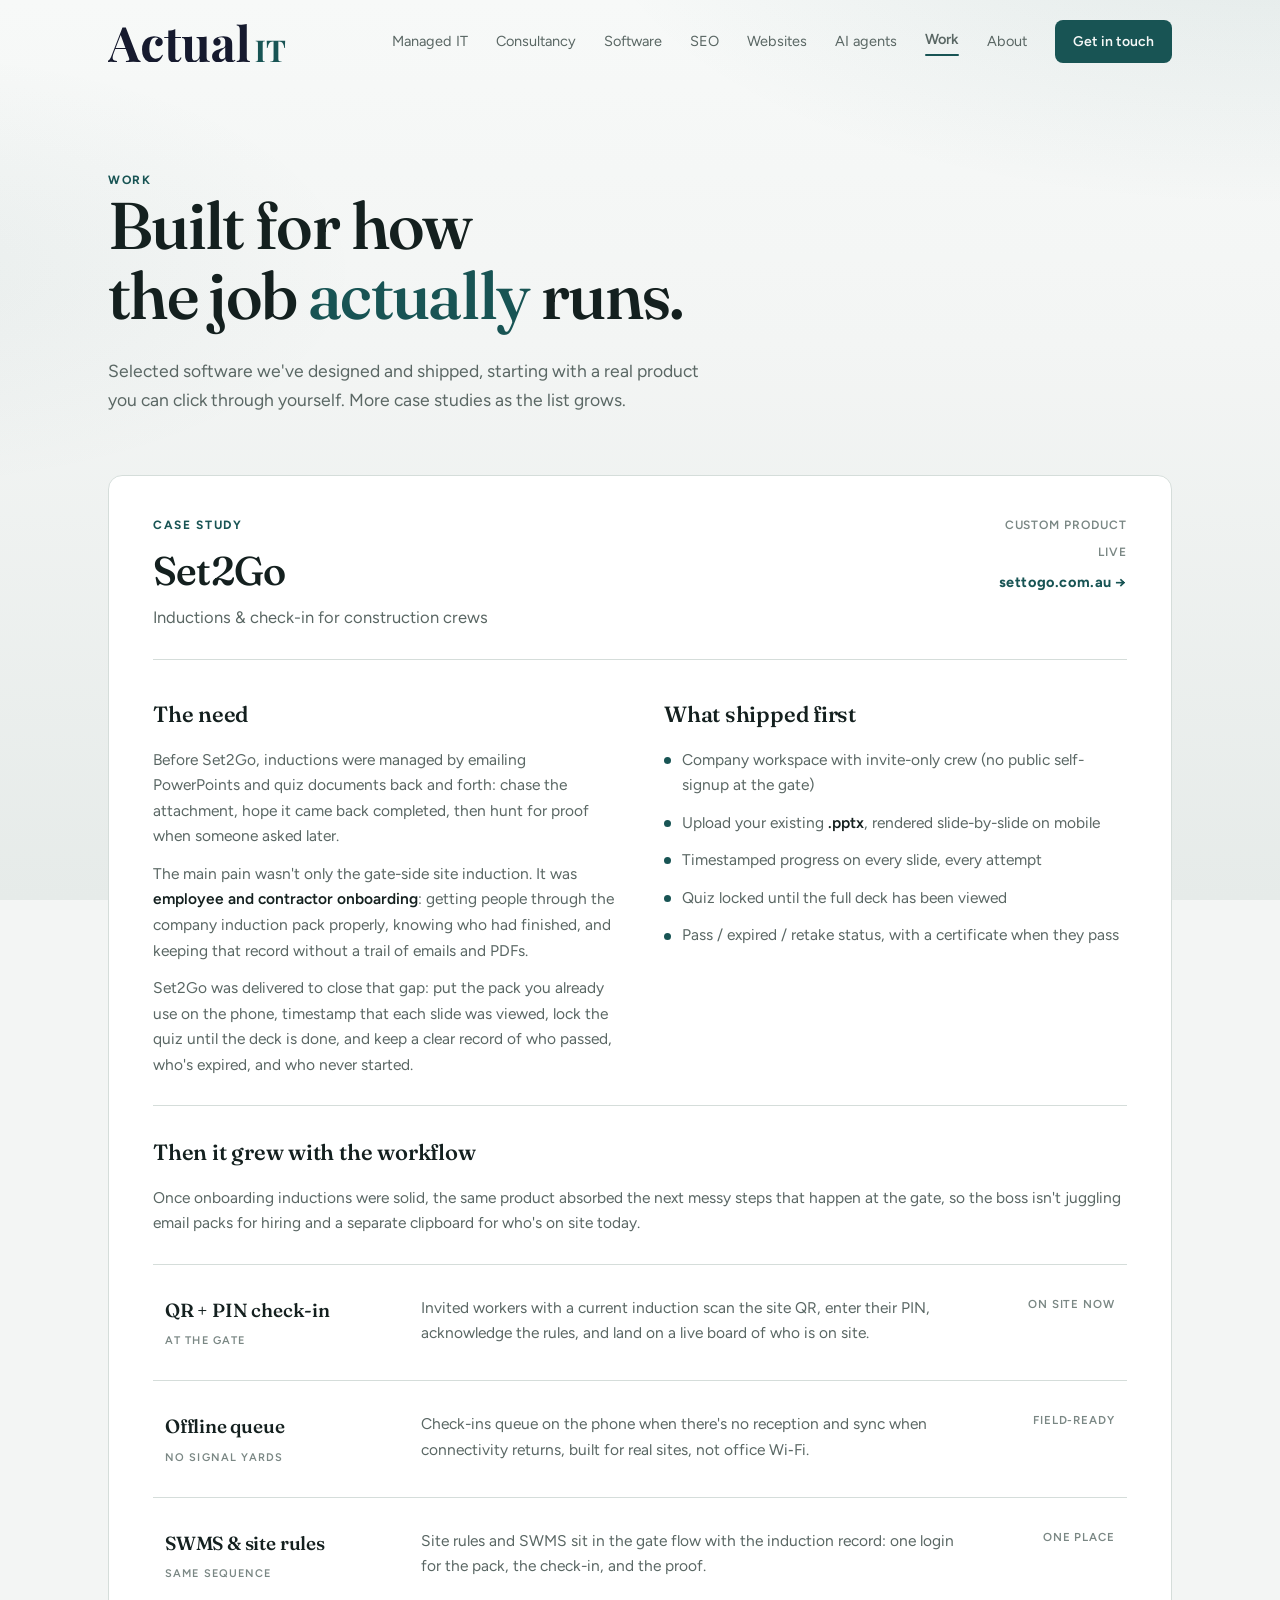
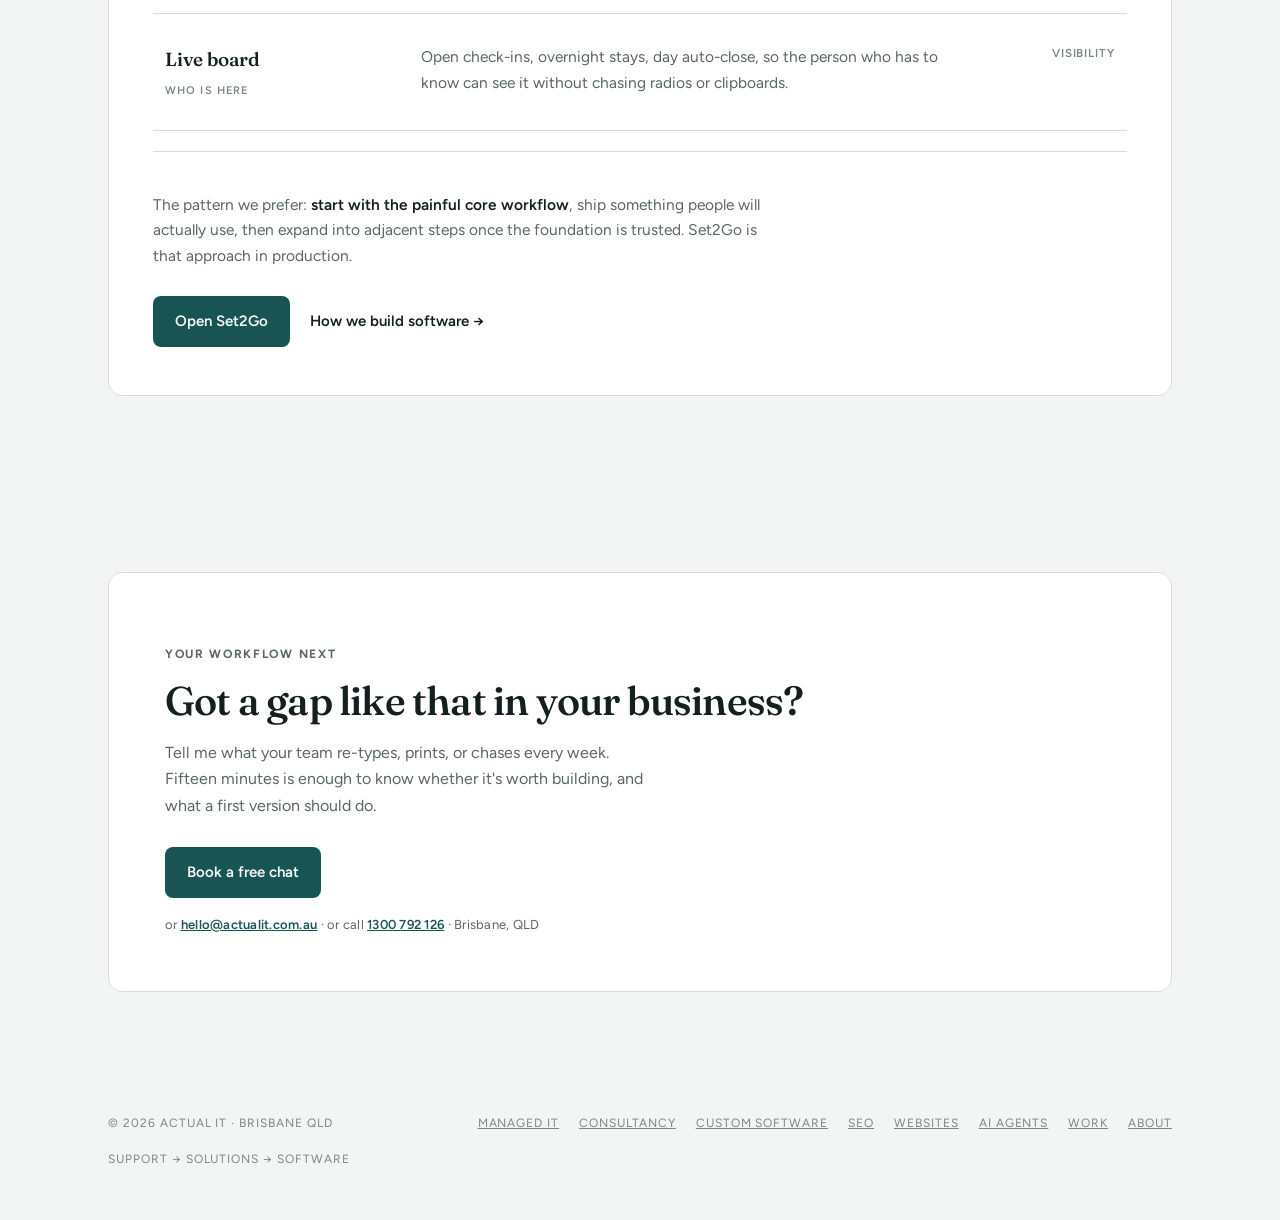
<file: work/index.html>
<!DOCTYPE html>
<html lang="en-AU">
<head>
<meta charset="UTF-8">
<meta name="viewport" content="width=device-width, initial-scale=1.0">
<title>Work &amp; Portfolio | Custom Software Built by Actual IT</title>
<meta name="description" content="Selected work from Actual IT: purpose-built software for real workflows. Set2Go: employee &amp; contractor inductions, QR check-in and safety admin for construction.">
<link rel="canonical" href="https://actualit.com.au/work/">
<meta property="og:type" content="website">
<meta property="og:title" content="Work &amp; Portfolio | Actual IT">
<meta property="og:description" content="Selected work from Actual IT: purpose-built software for real workflows. Set2Go: employee &amp; contractor inductions, QR check-in and safety admin for construction.">
<meta property="og:url" content="https://actualit.com.au/work/">
<meta property="og:locale" content="en_AU">
<meta property="og:image" content="https://actualit.com.au/assets/og-image.png">
<meta property="og:image:alt" content="Actual IT: boutique IT support, consultancy and custom software for Brisbane businesses.">
<meta property="og:image:width" content="1600">
<meta property="og:image:height" content="900">
<meta name="twitter:card" content="summary_large_image">

<meta name="geo.region" content="AU-QLD">
<meta name="geo.placename" content="Brisbane">
<link rel="icon" type="image/svg+xml" href="/favicon.svg?v=2">
<link rel="preconnect" href="https://fonts.googleapis.com">
<link rel="preconnect" href="https://fonts.gstatic.com" crossorigin>
<link href="https://fonts.googleapis.com/css2?family=Figtree:wght@400;500;600;700&family=Fraunces:opsz,wght@9..144,500;9..144,550;9..144,600&display=swap" rel="stylesheet">
<link rel="stylesheet" href="/styles.css">
<script type="application/ld+json">
{
  "@context": "https://schema.org",
  "@type": "CollectionPage",
  "name": "Work & Portfolio | Actual IT",
  "url": "https://actualit.com.au/work/",
  "description": "Selected custom software work from Actual IT, including Set2Go for employee and contractor inductions and site check-in.",
  "isPartOf": {"@type": "WebSite", "name": "Actual IT", "url": "https://actualit.com.au/"},
  "about": {"@id": "https://actualit.com.au/#business"},
  "mainEntity": {
    "@type": "SoftwareApplication",
    "name": "Set2Go",
    "url": "https://settogo.com.au",
    "applicationCategory": "BusinessApplication",
    "operatingSystem": "Web",
    "description": "Employee and contractor inductions, QR check-in and safety administration for construction, built by Actual IT.",
    "creator": {"@id": "https://actualit.com.au/#business"}
  }
}
</script>
</head>
<body>

<div class="wrap">
  <nav>
    <a class="skip" href="#main">Skip to content</a>
    <a class="brand" href="/">
      <img class="brand-logo" src="/assets/logo.svg?v=2" alt="Actual IT" width="132" height="47">
    </a>
    <button class="nav-toggle" aria-expanded="false" aria-controls="site-nav">Menu</button>
    <div class="nav-right" id="site-nav">
      <a class="link" href="/services/managed-it-support">Managed IT</a>
      <a class="link" href="/services/consultancy">Consultancy</a>
      <a class="link" href="/services/custom-software">Software</a>
      <a class="link" href="/services/seo">SEO</a>
      <a class="link" href="/services/websites">Websites</a>
      <a class="link" href="/services/ai-agents">AI agents</a>
      <a class="link" href="/work/" aria-current="page">Work</a>
      <a class="link" href="/about/">About</a>
      <a class="nav-cta" href="/contact/">Get in touch</a>
    </div>
  </nav>
</div>

<main id="main">

<header class="hero" style="padding-bottom:60px;">
  <div class="wrap">
    <p class="sec-label">Work</p>
    <h1>Built for how<br>the job <span class="ok">actually</span> runs.</h1>
    <p class="hero-sub">
      Selected software we've designed and shipped, starting with a real product you can
      click through yourself. More case studies as the list grows.
    </p>
  </div>
</header>

<section id="settogo" style="padding-top:0;">
  <div class="wrap">
    <article class="case">
      <div class="case-head">
        <div>
          <p class="sec-label">Case study</p>
          <h2>Set2Go</h2>
          <p class="case-tagline">Inductions &amp; check-in for construction crews</p>
        </div>
        <div class="case-meta">
          <span>Custom product</span>
          <span>Live</span>
          <a href="https://settogo.com.au" target="_blank" rel="noopener">settogo.com.au →</a>
        </div>
      </div>

      <div class="case-body">
        <div>
          <h3>The need</h3>
          <p>
            Before Set2Go, inductions were managed by emailing PowerPoints and quiz documents
            back and forth: chase the attachment, hope it came back completed, then hunt for
            proof when someone asked later.
          </p>
          <p>
            The main pain wasn't only the gate-side site induction. It was
            <strong>employee and contractor onboarding</strong>: getting people through the
            company induction pack properly, knowing who had finished, and keeping that record
            without a trail of emails and PDFs.
          </p>
          <p>
            Set2Go was delivered to close that gap: put the pack you already use on the phone,
            timestamp that each slide was viewed, lock the quiz until the deck is done, and keep
            a clear record of who passed, who's expired, and who never started.
          </p>
        </div>
        <div>
          <h3>What shipped first</h3>
          <ul class="case-list">
            <li>Company workspace with invite-only crew (no public self-signup at the gate)</li>
            <li>Upload your existing <strong>.pptx</strong>, rendered slide-by-slide on mobile</li>
            <li>Timestamped progress on every slide, every attempt</li>
            <li>Quiz locked until the full deck has been viewed</li>
            <li>Pass / expired / retake status, with a certificate when they pass</li>
          </ul>
        </div>
      </div>

      <div class="case-expand">
        <h3>Then it grew with the workflow</h3>
        <p>
          Once onboarding inductions were solid, the same product absorbed the next messy steps
          that happen at the gate, so the boss isn't juggling email packs for hiring and a
          separate clipboard for who's on site today.
        </p>
        <div class="ledger" style="margin-top:28px;">
          <div class="ledger-row">
            <span class="ledger-name">QR + PIN check-in<small>at the gate</small></span>
            <p class="ledger-desc">Invited workers with a current induction scan the site QR, enter their PIN, acknowledge the rules, and land on a live board of who is on site.</p>
            <span class="ledger-meta">on site now</span>
          </div>
          <div class="ledger-row">
            <span class="ledger-name">Offline queue<small>no signal yards</small></span>
            <p class="ledger-desc">Check-ins queue on the phone when there's no reception and sync when connectivity returns, built for real sites, not office Wi‑Fi.</p>
            <span class="ledger-meta">field-ready</span>
          </div>
          <div class="ledger-row">
            <span class="ledger-name">SWMS &amp; site rules<small>same sequence</small></span>
            <p class="ledger-desc">Site rules and SWMS sit in the gate flow with the induction record: one login for the pack, the check-in, and the proof.</p>
            <span class="ledger-meta">one place</span>
          </div>
          <div class="ledger-row">
            <span class="ledger-name">Live board<small>who is here</small></span>
            <p class="ledger-desc">Open check-ins, overnight stays, day auto-close, so the person who has to know can see it without chasing radios or clipboards.</p>
            <span class="ledger-meta">visibility</span>
          </div>
        </div>
      </div>

      <div class="case-footer">
        <p>
          The pattern we prefer: <strong>start with the painful core workflow</strong>, ship
          something people will actually use, then expand into adjacent steps once the
          foundation is trusted. Set2Go is that approach in production.
        </p>
        <div class="hero-actions" style="margin-top:28px;">
          <a class="btn btn-solid" href="https://settogo.com.au" target="_blank" rel="noopener">Open Set2Go</a>
          <a class="btn btn-text" href="/services/custom-software">How we build software →</a>
        </div>
      </div>
    </article>
  </div>
</section>

<section id="contact">
  <div class="wrap">
    <div class="contact-box">
      <p class="sec-label">Your workflow next</p>
      <h2>Got a gap like that in your business?</h2>
      <p>Tell me what your team re-types, prints, or chases every week. Fifteen minutes is enough to know whether it's worth building, and what a first version should do.</p>
      <a class="btn btn-solid" href="https://cal.com/actualit/15min" target="_blank" rel="noopener">Book a free chat</a>
      <p class="contact-alt">or <a href="mailto:hello@actualit.com.au" style="color:var(--accent);">hello@actualit.com.au</a> · or call <a href="tel:1300792126">1300 792 126</a> · Brisbane, QLD</p>
    </div>
  </div>
</section>

</main>

<div class="wrap">
  <footer style="flex-wrap:wrap; gap:16px;">
    <span>&copy; 2026 ACTUAL IT &middot; BRISBANE QLD</span>
    <span style="display:flex; gap:20px; flex-wrap:wrap;">
      <a href="/services/managed-it-support" style="color:inherit;">Managed IT</a>
      <a href="/services/consultancy" style="color:inherit;">Consultancy</a>
      <a href="/services/custom-software" style="color:inherit;">Custom Software</a>
      <a href="/services/seo" style="color:inherit;">SEO</a>
      <a href="/services/websites" style="color:inherit;">Websites</a>
      <a href="/services/ai-agents" style="color:inherit;">AI agents</a>
      <a href="/work/" style="color:inherit;">Work</a>
      <a href="/about/" style="color:inherit;">About</a>
    </span>
    <span>SUPPORT &rarr; SOLUTIONS &rarr; SOFTWARE</span>
  </footer>
</div>

<script>
  (function () {
    var btn = document.querySelector('.nav-toggle');
    var nav = document.getElementById('site-nav');
    if (!btn || !nav) return;
    btn.addEventListener('click', function () {
      var open = nav.classList.toggle('open');
      btn.setAttribute('aria-expanded', open ? 'true' : 'false');
    });
  })();
</script>

</body>
</html>
</file>
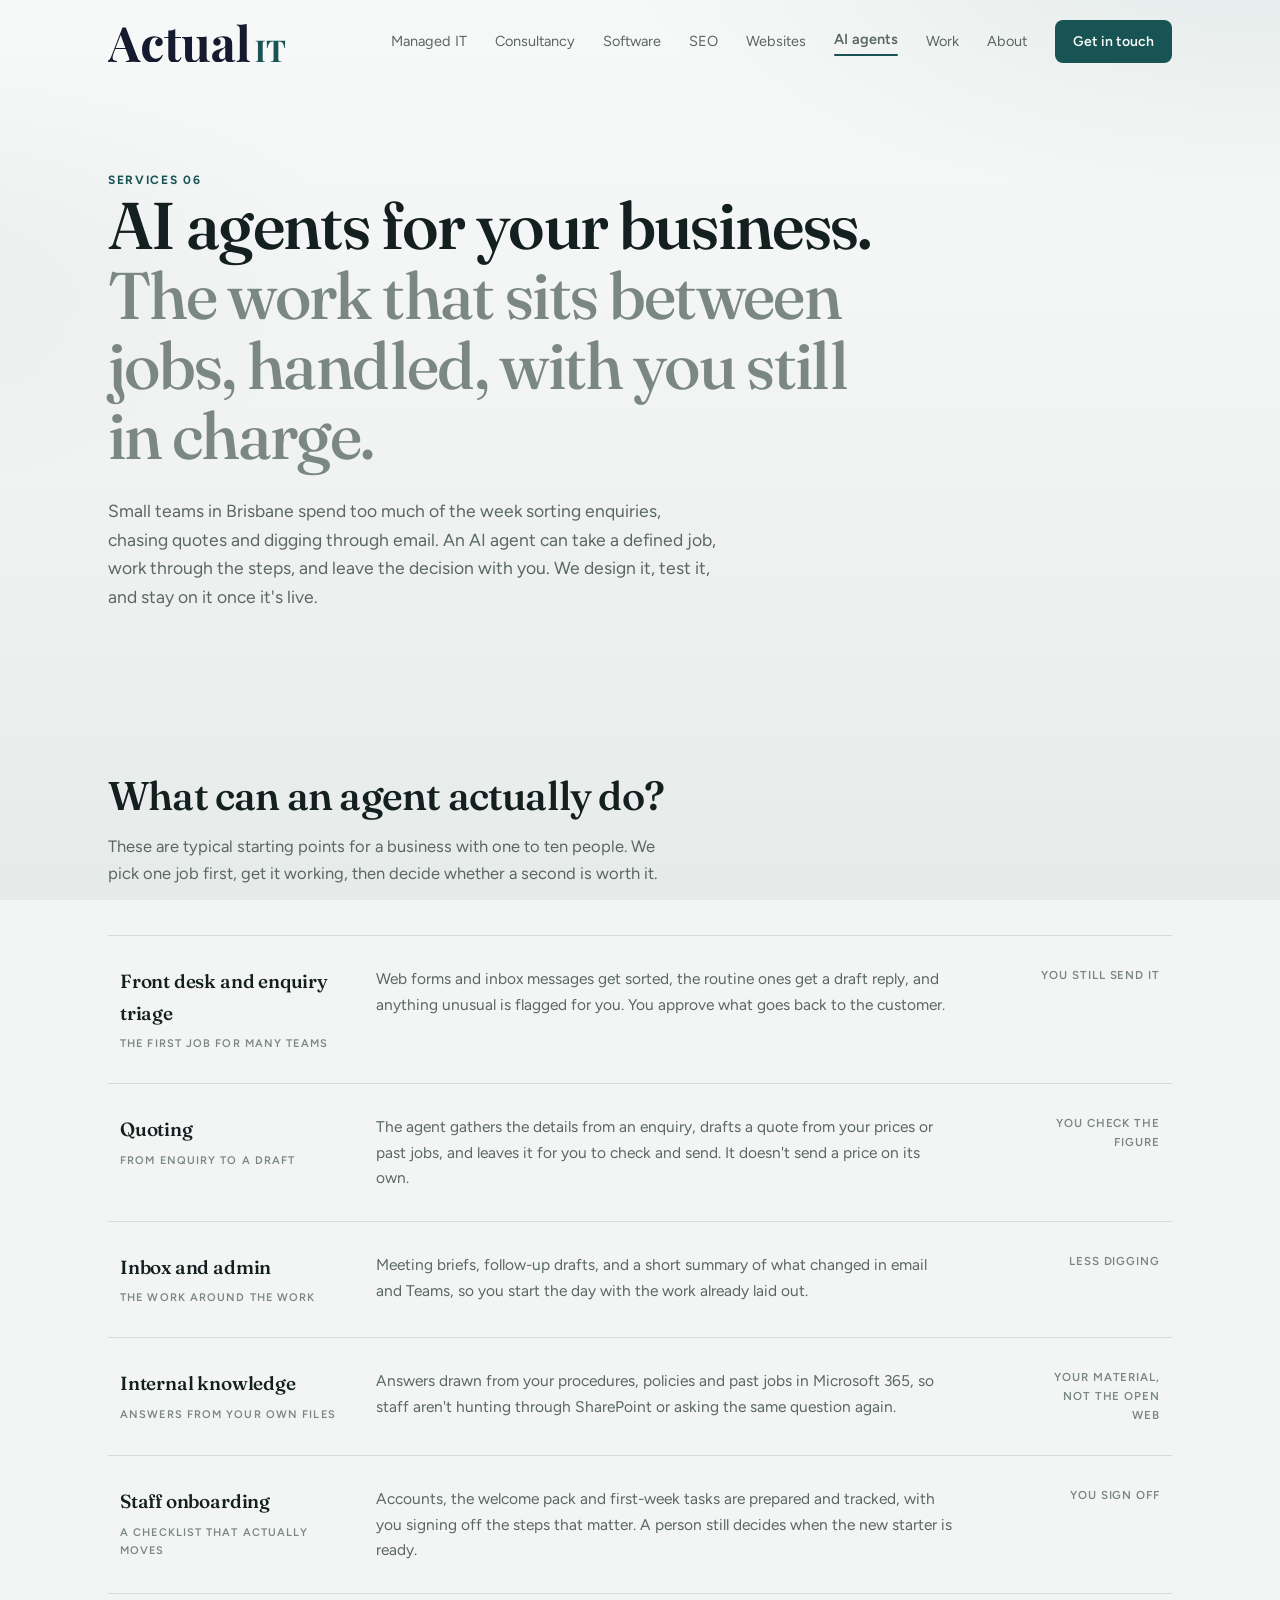
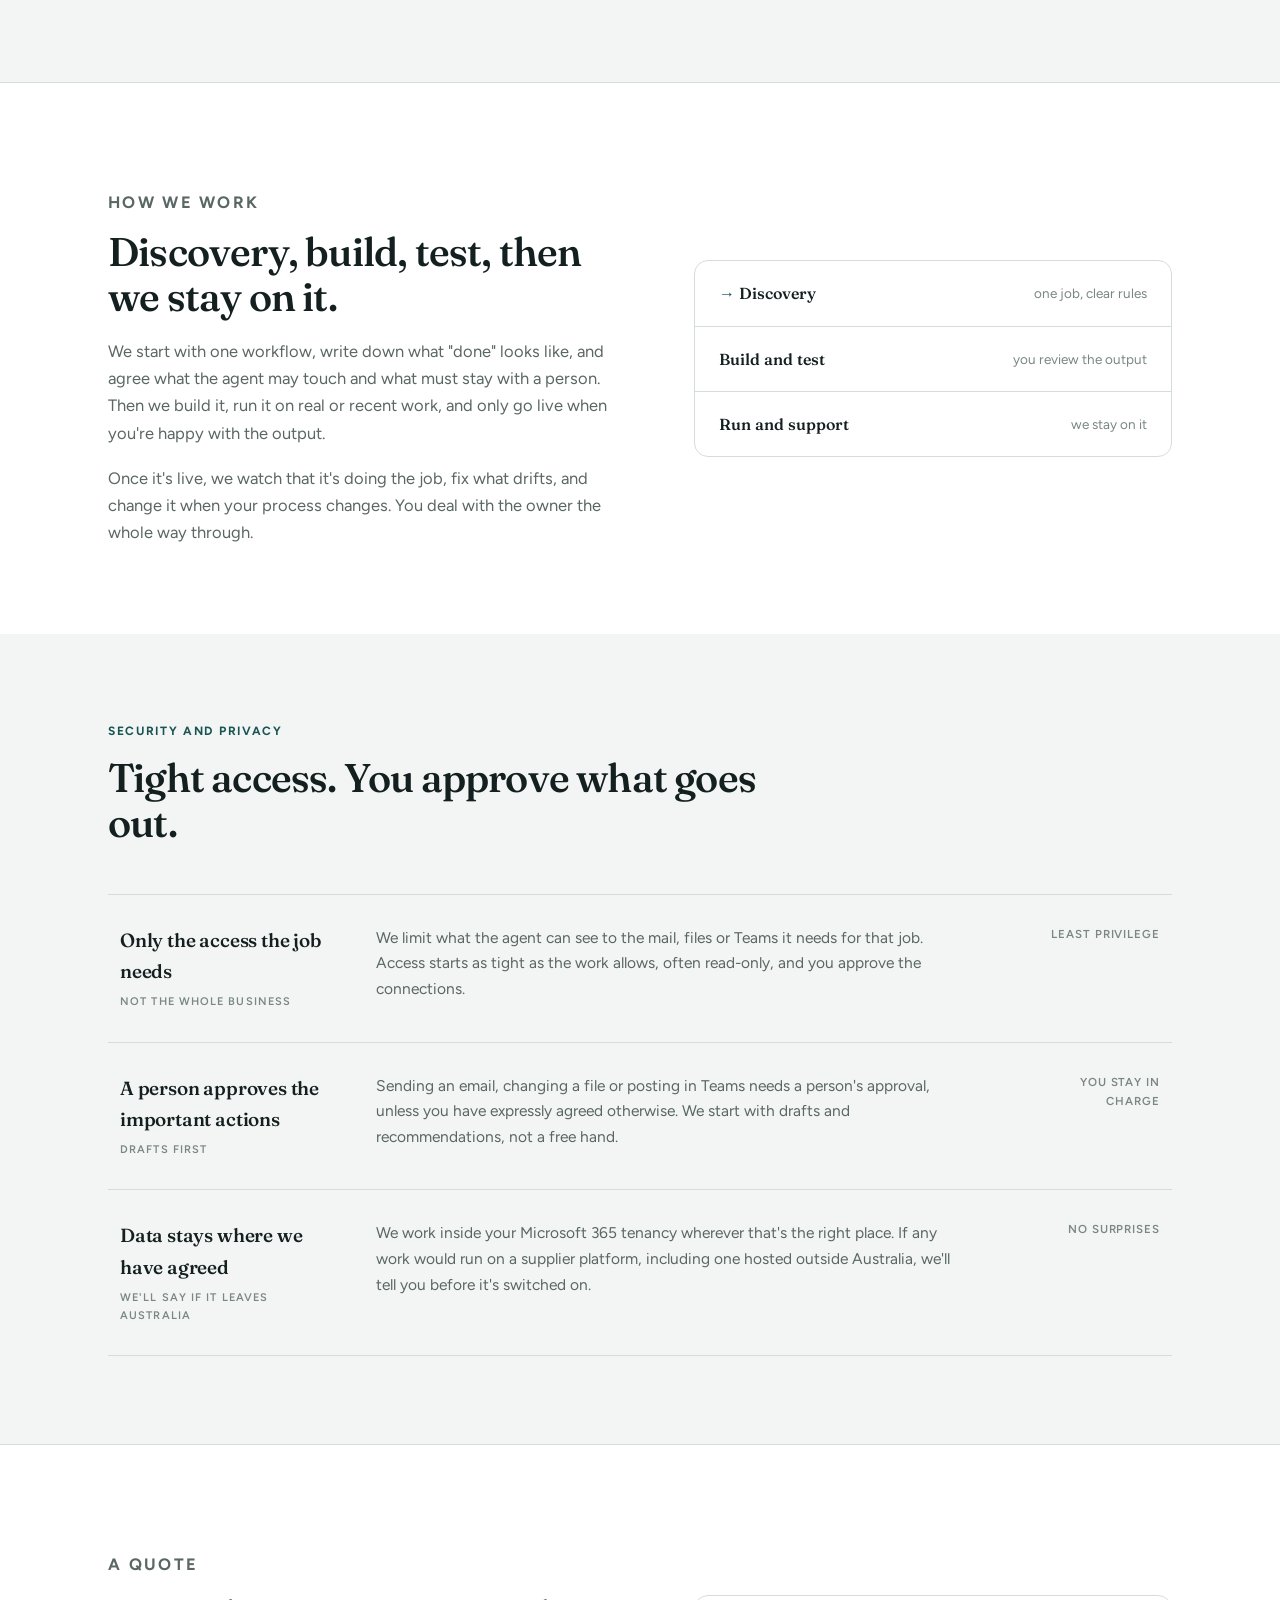
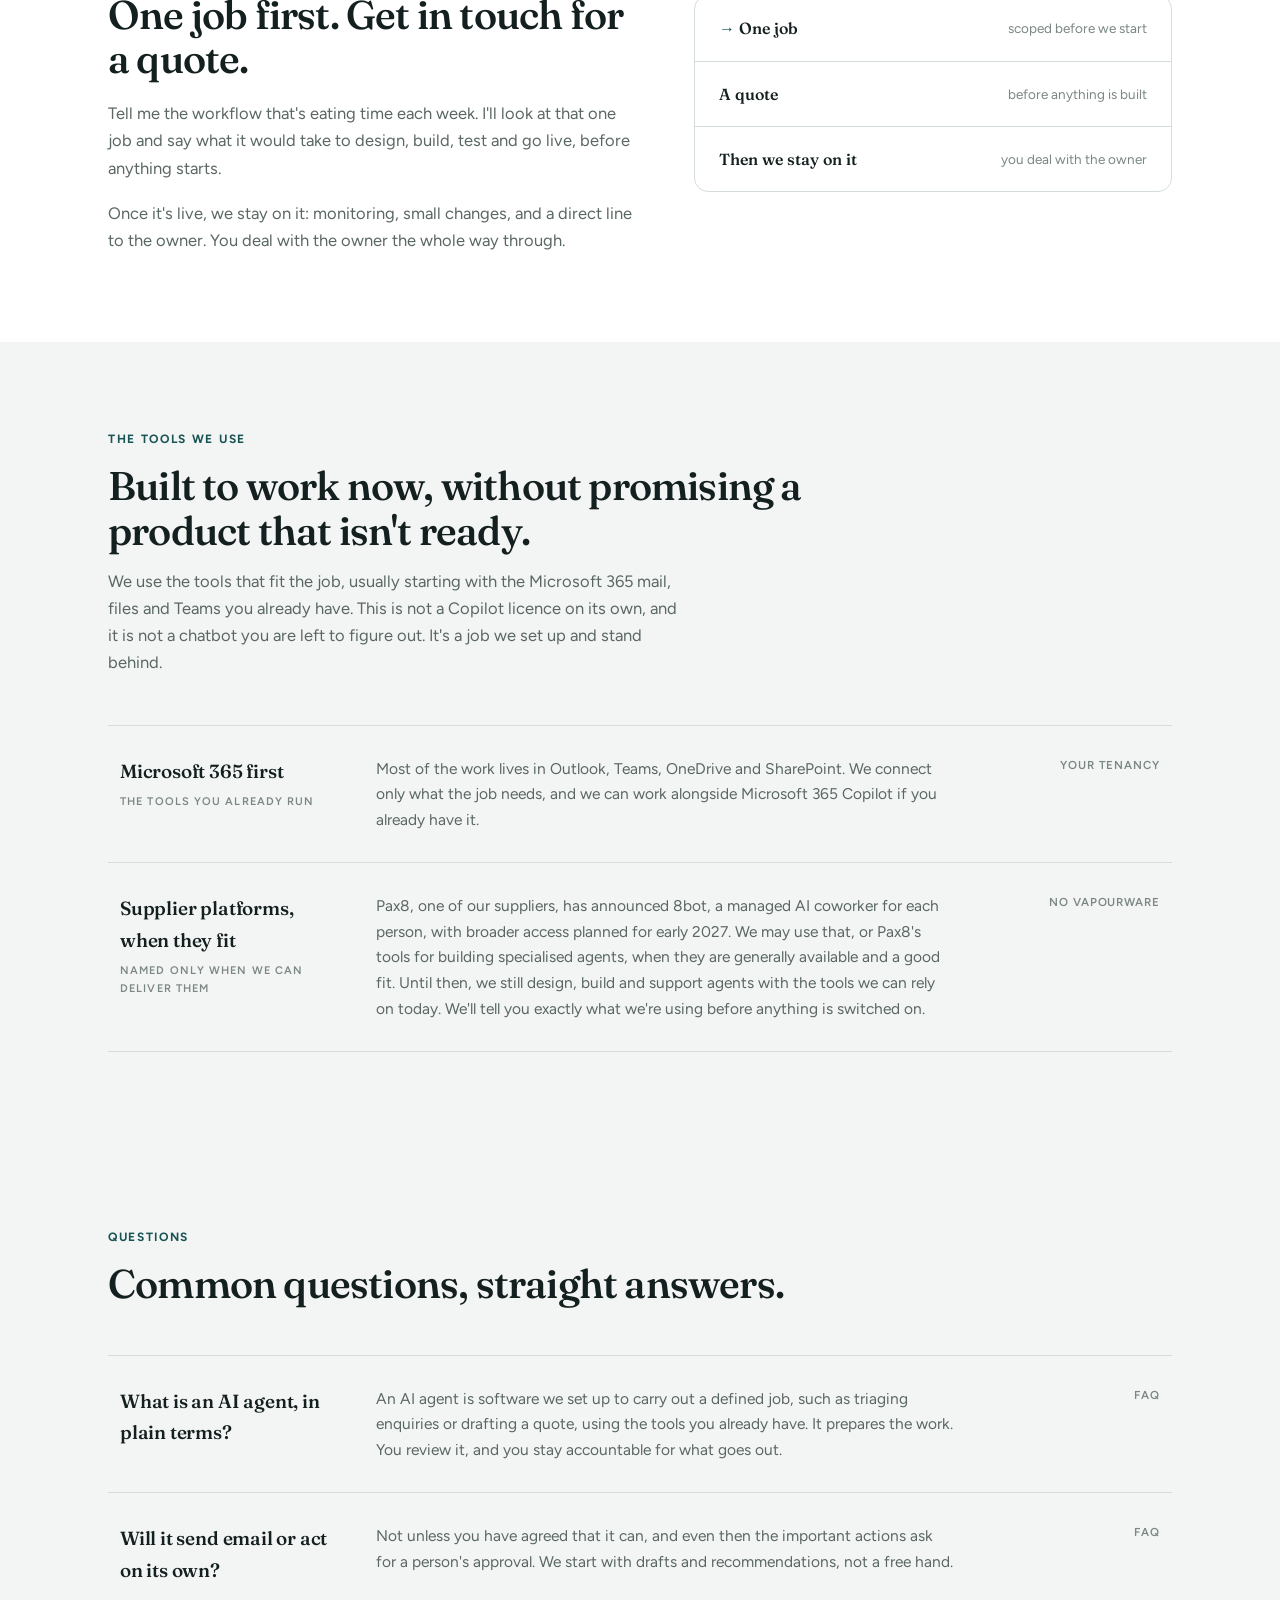
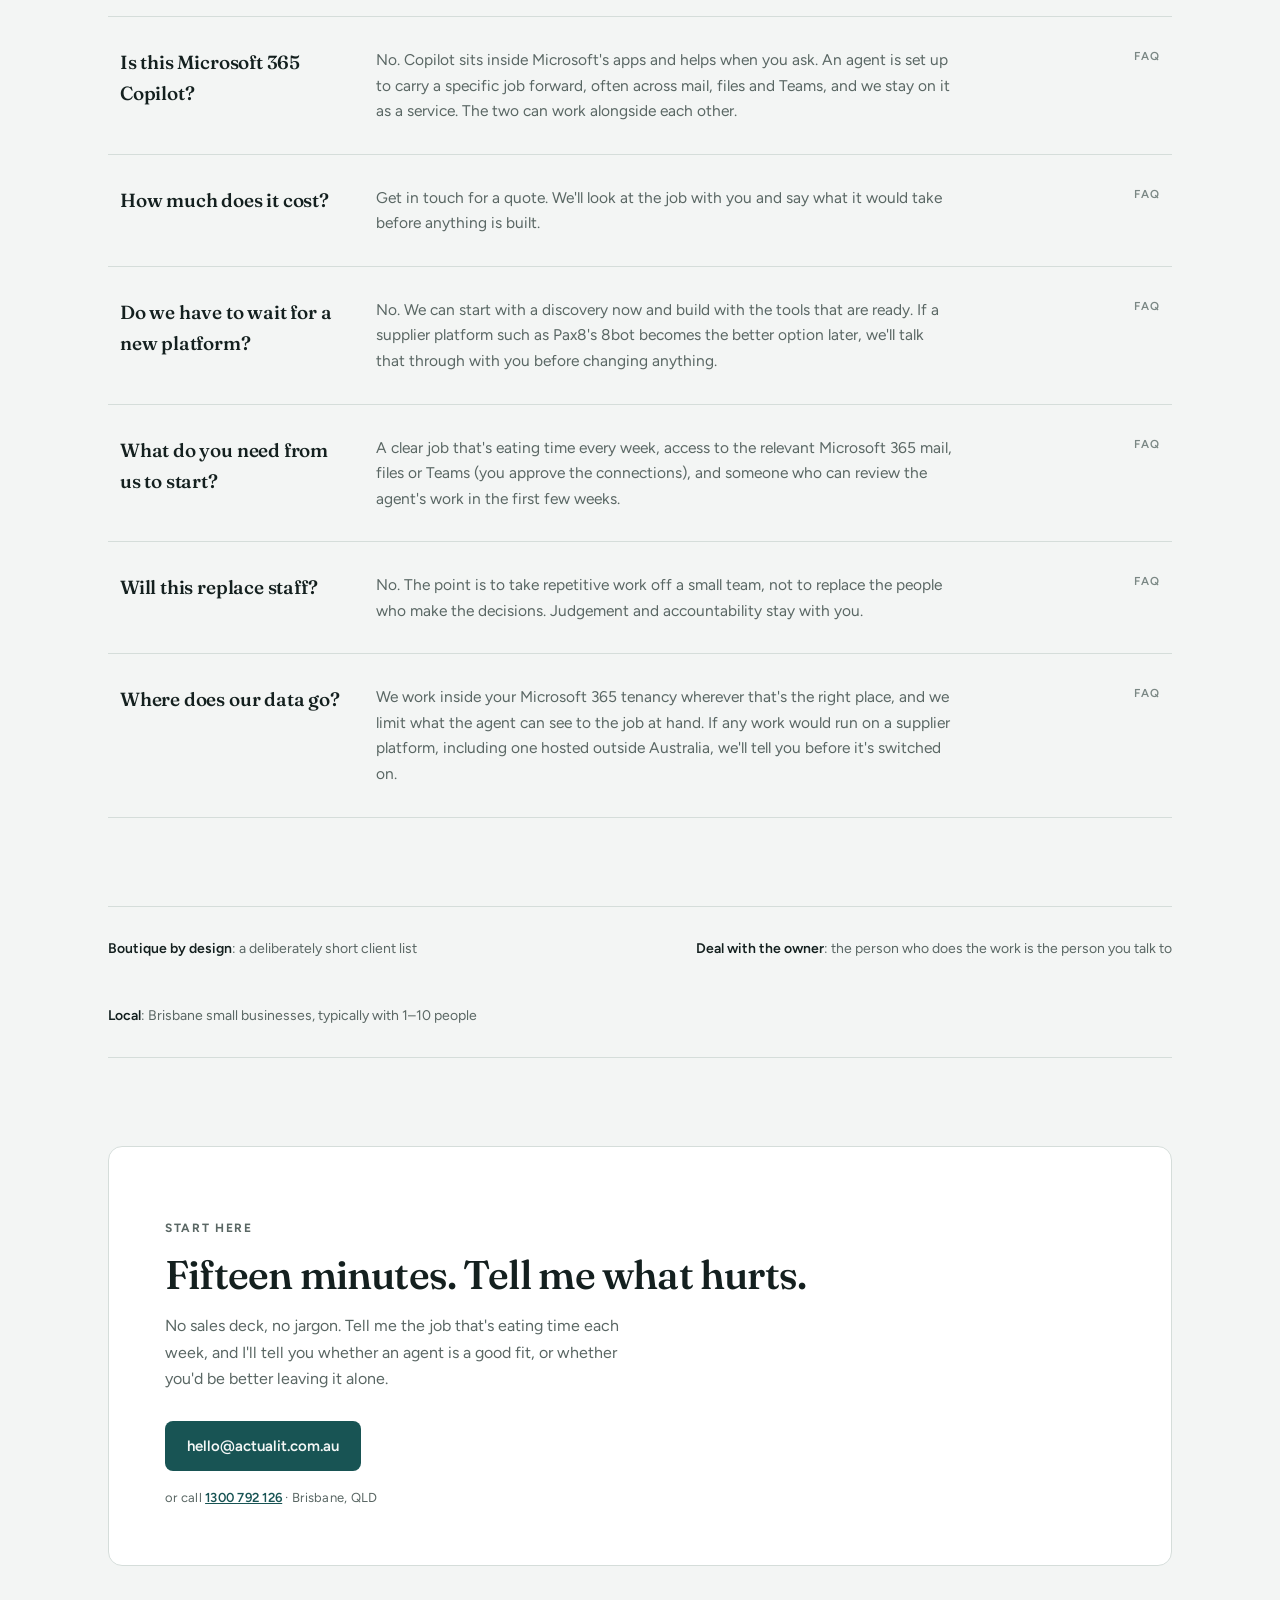
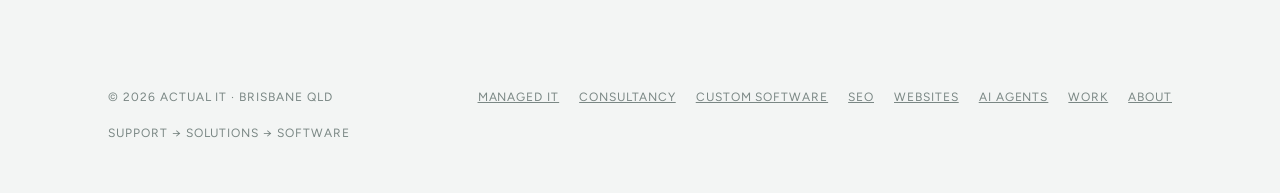
<file: services/ai-agents/index.html>
<!DOCTYPE html>
<html lang="en-AU">
<head>
<meta charset="UTF-8">
<meta name="viewport" content="width=device-width, initial-scale=1.0">
<title>AI Agents for Brisbane Small Businesses | Actual IT</title>
<meta name="description" content="AI agents for Brisbane small businesses: enquiry triage, quoting, inbox and admin, and staff onboarding, set up and supported by the owner. Start with a short discovery.">
<link rel="canonical" href="https://actualit.com.au/services/ai-agents">
<meta property="og:type" content="website">
<meta property="og:title" content="AI Agents for Brisbane Small Businesses | Actual IT">
<meta property="og:description" content="AI agents for Brisbane small businesses: enquiry triage, quoting, inbox and admin, and staff onboarding, set up and supported by the owner. Start with a short discovery.">
<meta property="og:url" content="https://actualit.com.au/services/ai-agents">
<meta property="og:locale" content="en_AU">
<meta property="og:image" content="https://actualit.com.au/assets/og-image.png">
<meta property="og:image:alt" content="Actual IT: boutique IT support, consultancy and custom software for Brisbane businesses.">
<meta property="og:image:width" content="1600">
<meta property="og:image:height" content="900">
<meta name="twitter:card" content="summary_large_image">

<meta name="geo.region" content="AU-QLD">
<meta name="geo.placename" content="Brisbane">
<link rel="icon" type="image/svg+xml" href="/favicon.svg?v=2">
<link rel="preconnect" href="https://fonts.googleapis.com">
<link rel="preconnect" href="https://fonts.gstatic.com" crossorigin>
<link href="https://fonts.googleapis.com/css2?family=Figtree:wght@400;500;600;700&family=Fraunces:opsz,wght@9..144,500;9..144,550;9..144,600&display=swap" rel="stylesheet">
<link rel="stylesheet" href="/styles.css">
<script type="application/ld+json">
{
  "@context": "https://schema.org",
  "@type": "Service",
  "name": "AI Agents for Brisbane Small Businesses",
  "serviceType": "AI agents for business",
  "description": "AI agents for Brisbane small businesses, covering enquiry triage, quoting, inbox and admin, an internal knowledge base and staff onboarding. Actual IT designs, tests, runs and supports the work, usually starting in Microsoft 365.",
  "url": "https://actualit.com.au/services/ai-agents",
  "provider": {"@id": "https://actualit.com.au/#business"},
  "areaServed": {"@type": "City", "name": "Brisbane"}
}
</script>

<script type="application/ld+json">
{
  "@context": "https://schema.org",
  "@type": "FAQPage",
  "mainEntity": [
    {
      "@type": "Question",
      "name": "What is an AI agent, in plain terms?",
      "acceptedAnswer": {
        "@type": "Answer",
        "text": "An AI agent is software we set up to carry out a defined job, such as triaging enquiries or drafting a quote, using the tools you already have. It prepares the work. You review it, and you stay accountable for what goes out."
      }
    },
    {
      "@type": "Question",
      "name": "Will it send email or act on its own?",
      "acceptedAnswer": {
        "@type": "Answer",
        "text": "Not unless you have agreed that it can, and even then the important actions ask for a person's approval. We start with drafts and recommendations, not a free hand."
      }
    },
    {
      "@type": "Question",
      "name": "Is this Microsoft 365 Copilot?",
      "acceptedAnswer": {
        "@type": "Answer",
        "text": "No. Copilot sits inside Microsoft's apps and helps when you ask. An agent is set up to carry a specific job forward, often across mail, files and Teams, and we stay on it as a service. The two can work alongside each other."
      }
    },
    {
      "@type": "Question",
      "name": "How much does it cost?",
      "acceptedAnswer": {
        "@type": "Answer",
        "text": "Get in touch for a quote. We'll look at the job with you and say what it would take before anything is built."
      }
    },
    {
      "@type": "Question",
      "name": "Do we have to wait for a new platform?",
      "acceptedAnswer": {
        "@type": "Answer",
        "text": "No. We can start with a discovery now and build with the tools that are ready. If a supplier platform such as Pax8's 8bot becomes the better option later, we'll talk that through with you before changing anything."
      }
    },
    {
      "@type": "Question",
      "name": "What do you need from us to start?",
      "acceptedAnswer": {
        "@type": "Answer",
        "text": "A clear job that's eating time every week, access to the relevant Microsoft 365 mail, files or Teams (you approve the connections), and someone who can review the agent's work in the first few weeks."
      }
    },
    {
      "@type": "Question",
      "name": "Will this replace staff?",
      "acceptedAnswer": {
        "@type": "Answer",
        "text": "No. The point is to take repetitive work off a small team, not to replace the people who make the decisions. Judgement and accountability stay with you."
      }
    },
    {
      "@type": "Question",
      "name": "Where does our data go?",
      "acceptedAnswer": {
        "@type": "Answer",
        "text": "We work inside your Microsoft 365 tenancy wherever that's the right place, and we limit what the agent can see to the job at hand. If any work would run on a supplier platform, including one hosted outside Australia, we'll tell you before it's switched on."
      }
    }
  ]
}
</script>
</head>
<body>


<div class="wrap">
  <nav>
    <a class="skip" href="#main">Skip to content</a>
    <a class="brand" href="/">
      <img class="brand-logo" src="/assets/logo.svg?v=2" alt="Actual IT" width="132" height="47">
    </a>
    <button class="nav-toggle" aria-expanded="false" aria-controls="site-nav">Menu</button>
    <div class="nav-right" id="site-nav">
      <a class="link" href="/services/managed-it-support">Managed IT</a>
      <a class="link" href="/services/consultancy">Consultancy</a>
      <a class="link" href="/services/custom-software">Software</a>
      <a class="link" href="/services/seo">SEO</a>
      <a class="link" href="/services/websites">Websites</a>
      <a class="link" href="/services/ai-agents" aria-current="page">AI agents</a>
      <a class="link" href="/work/">Work</a>
      <a class="link" href="/about/">About</a>
      <a class="nav-cta" href="/contact/">Get in touch</a>
    </div>
  </nav>
</div>


<main id="main">

<header class="hero" style="padding-bottom:60px;">
  <div class="wrap">
    <p class="sec-label">Services 06</p>
    <h1>AI agents for your business.<br><span class="dim">The work that sits between jobs, handled, with you still in charge.</span></h1>
    <p class="hero-sub">
      Small teams in Brisbane spend too much of the week sorting enquiries, chasing quotes
      and digging through email. An AI agent can take a defined job, work through the steps,
      and leave the decision with you. We design it, test it, and stay on it once it's live.
    </p>
  </div>
</header>

<section>
  <div class="wrap">
    <div class="sec-head">
      <h2>What can an agent actually do?</h2>
      <p class="sec-note">These are typical starting points for a business with one to ten people. We pick one job first, get it working, then decide whether a second is worth it.</p>
    </div>
    <div class="ledger">
      <div class="ledger-row">
        <span class="ledger-name">Front desk and enquiry triage<small>the first job for many teams</small></span>
        <p class="ledger-desc">Web forms and inbox messages get sorted, the routine ones get a draft reply, and anything unusual is flagged for you. You approve what goes back to the customer.</p>
        <span class="ledger-meta">you still send it</span>
      </div>
      <div class="ledger-row">
        <span class="ledger-name">Quoting<small>from enquiry to a draft</small></span>
        <p class="ledger-desc">The agent gathers the details from an enquiry, drafts a quote from your prices or past jobs, and leaves it for you to check and send. It doesn't send a price on its own.</p>
        <span class="ledger-meta">you check the figure</span>
      </div>
      <div class="ledger-row">
        <span class="ledger-name">Inbox and admin<small>the work around the work</small></span>
        <p class="ledger-desc">Meeting briefs, follow-up drafts, and a short summary of what changed in email and Teams, so you start the day with the work already laid out.</p>
        <span class="ledger-meta">less digging</span>
      </div>
      <div class="ledger-row">
        <span class="ledger-name">Internal knowledge<small>answers from your own files</small></span>
        <p class="ledger-desc">Answers drawn from your procedures, policies and past jobs in Microsoft 365, so staff aren't hunting through SharePoint or asking the same question again.</p>
        <span class="ledger-meta">your material, not the open web</span>
      </div>
      <div class="ledger-row">
        <span class="ledger-name">Staff onboarding<small>a checklist that actually moves</small></span>
        <p class="ledger-desc">Accounts, the welcome pack and first-week tasks are prepared and tracked, with you signing off the steps that matter. A person still decides when the new starter is ready.</p>
        <span class="ledger-meta">you sign off</span>
      </div>
    </div>
  </div>
</section>

<section style="border-top:1px solid var(--border); background:var(--panel);">
  <div class="wrap pitch">
    <div>
      <p class="sec-label">How we work</p>
      <h2>Discovery, build, test, then we stay on it.</h2>
      <p>We start with one workflow, write down what "done" looks like, and agree what the agent may touch and what must stay with a person. Then we build it, run it on real or recent work, and only go live when you're happy with the output.</p>
      <p>Once it's live, we watch that it's doing the job, fix what drifts, and change it when your process changes. You deal with the owner the whole way through.</p>
    </div>
    <div class="stack" aria-hidden="true">
      <div class="stack-item hot"><span class="s-name">Discovery</span><span class="s-desc">one job, clear rules</span></div>
      <div class="stack-item"><span class="s-name">Build and test</span><span class="s-desc">you review the output</span></div>
      <div class="stack-item"><span class="s-name">Run and support</span><span class="s-desc">we stay on it</span></div>
    </div>
  </div>
</section>

<section>
  <div class="wrap">
    <div class="sec-head">
      <p class="sec-label">Security and privacy</p>
      <h2>Tight access. You approve what goes out.</h2>
    </div>
    <div class="ledger">
      <div class="ledger-row">
        <span class="ledger-name">Only the access the job needs<small>not the whole business</small></span>
        <p class="ledger-desc">We limit what the agent can see to the mail, files or Teams it needs for that job. Access starts as tight as the work allows, often read-only, and you approve the connections.</p>
        <span class="ledger-meta">least privilege</span>
      </div>
      <div class="ledger-row">
        <span class="ledger-name">A person approves the important actions<small>drafts first</small></span>
        <p class="ledger-desc">Sending an email, changing a file or posting in Teams needs a person's approval, unless you have expressly agreed otherwise. We start with drafts and recommendations, not a free hand.</p>
        <span class="ledger-meta">you stay in charge</span>
      </div>
      <div class="ledger-row">
        <span class="ledger-name">Data stays where we have agreed<small>we'll say if it leaves Australia</small></span>
        <p class="ledger-desc">We work inside your Microsoft 365 tenancy wherever that's the right place. If any work would run on a supplier platform, including one hosted outside Australia, we'll tell you before it's switched on.</p>
        <span class="ledger-meta">no surprises</span>
      </div>
    </div>
  </div>
</section>

<section style="border-top:1px solid var(--border); background:var(--panel);">
  <div class="wrap pitch">
    <div>
      <p class="sec-label">A quote</p>
      <h2>One job first. Get in touch for a quote.</h2>
      <p>Tell me the workflow that's eating time each week. I'll look at that one job and say what it would take to design, build, test and go live, before anything starts.</p>
      <p>Once it's live, we stay on it: monitoring, small changes, and a direct line to the owner. You deal with the owner the whole way through.</p>
    </div>
    <div class="stack" aria-hidden="true">
      <div class="stack-item hot"><span class="s-name">One job</span><span class="s-desc">scoped before we start</span></div>
      <div class="stack-item"><span class="s-name">A quote</span><span class="s-desc">before anything is built</span></div>
      <div class="stack-item"><span class="s-name">Then we stay on it</span><span class="s-desc">you deal with the owner</span></div>
    </div>
  </div>
</section>

<section>
  <div class="wrap">
    <div class="sec-head">
      <p class="sec-label">The tools we use</p>
      <h2>Built to work now, without promising a product that isn't ready.</h2>
      <p class="sec-note">We use the tools that fit the job, usually starting with the Microsoft 365 mail, files and Teams you already have. This is not a Copilot licence on its own, and it is not a chatbot you are left to figure out. It's a job we set up and stand behind.</p>
    </div>
    <div class="ledger">
      <div class="ledger-row">
        <span class="ledger-name">Microsoft 365 first<small>the tools you already run</small></span>
        <p class="ledger-desc">Most of the work lives in Outlook, Teams, OneDrive and SharePoint. We connect only what the job needs, and we can work alongside Microsoft 365 Copilot if you already have it.</p>
        <span class="ledger-meta">your tenancy</span>
      </div>
      <div class="ledger-row">
        <span class="ledger-name">Supplier platforms, when they fit<small>named only when we can deliver them</small></span>
        <p class="ledger-desc">Pax8, one of our suppliers, has announced 8bot, a managed AI coworker for each person, with broader access planned for early 2027. We may use that, or Pax8's tools for building specialised agents, when they are generally available and a good fit. Until then, we still design, build and support agents with the tools we can rely on today. We'll tell you exactly what we're using before anything is switched on.</p>
        <span class="ledger-meta">no vapourware</span>
      </div>
    </div>
  </div>
</section>

<section id="faq">
  <div class="wrap">
    <div class="sec-head">
      <p class="sec-label">Questions</p>
      <h2>Common questions, straight answers.</h2>
    </div>
    <div class="ledger">
      <div class="ledger-row">
        <span class="ledger-name">What is an AI agent, in plain terms?</span>
        <p class="ledger-desc">An AI agent is software we set up to carry out a defined job, such as triaging enquiries or drafting a quote, using the tools you already have. It prepares the work. You review it, and you stay accountable for what goes out.</p>
        <span class="ledger-meta">FAQ</span>
      </div>
      <div class="ledger-row">
        <span class="ledger-name">Will it send email or act on its own?</span>
        <p class="ledger-desc">Not unless you have agreed that it can, and even then the important actions ask for a person's approval. We start with drafts and recommendations, not a free hand.</p>
        <span class="ledger-meta">FAQ</span>
      </div>
      <div class="ledger-row">
        <span class="ledger-name">Is this Microsoft 365 Copilot?</span>
        <p class="ledger-desc">No. Copilot sits inside Microsoft's apps and helps when you ask. An agent is set up to carry a specific job forward, often across mail, files and Teams, and we stay on it as a service. The two can work alongside each other.</p>
        <span class="ledger-meta">FAQ</span>
      </div>
      <div class="ledger-row">
        <span class="ledger-name">How much does it cost?</span>
        <p class="ledger-desc">Get in touch for a quote. We'll look at the job with you and say what it would take before anything is built.</p>
        <span class="ledger-meta">FAQ</span>
      </div>
      <div class="ledger-row">
        <span class="ledger-name">Do we have to wait for a new platform?</span>
        <p class="ledger-desc">No. We can start with a discovery now and build with the tools that are ready. If a supplier platform such as Pax8's 8bot becomes the better option later, we'll talk that through with you before changing anything.</p>
        <span class="ledger-meta">FAQ</span>
      </div>
      <div class="ledger-row">
        <span class="ledger-name">What do you need from us to start?</span>
        <p class="ledger-desc">A clear job that's eating time every week, access to the relevant Microsoft 365 mail, files or Teams (you approve the connections), and someone who can review the agent's work in the first few weeks.</p>
        <span class="ledger-meta">FAQ</span>
      </div>
      <div class="ledger-row">
        <span class="ledger-name">Will this replace staff?</span>
        <p class="ledger-desc">No. The point is to take repetitive work off a small team, not to replace the people who make the decisions. Judgement and accountability stay with you.</p>
        <span class="ledger-meta">FAQ</span>
      </div>
      <div class="ledger-row">
        <span class="ledger-name">Where does our data go?</span>
        <p class="ledger-desc">We work inside your Microsoft 365 tenancy wherever that's the right place, and we limit what the agent can see to the job at hand. If any work would run on a supplier platform, including one hosted outside Australia, we'll tell you before it's switched on.</p>
        <span class="ledger-meta">FAQ</span>
      </div>
    </div>
  </div>
</section>

<div class="wrap">
  <div class="trust">
    <div><b>Boutique by design</b>: a deliberately short client list</div>
    <div><b>Deal with the owner</b>: the person who does the work is the person you talk to</div>
    <div><b>Local</b>: Brisbane small businesses, typically with 1–10 people</div>
  </div>
</div>

<section id="contact">
  <div class="wrap">
    <div class="contact-box">
      <p class="sec-label">Start here</p>
      <h2>Fifteen minutes. Tell me what hurts.</h2>
      <p>No sales deck, no jargon. Tell me the job that's eating time each week, and I'll tell you whether an agent is a good fit, or whether you'd be better leaving it alone.</p>
      <a class="btn btn-solid" href="mailto:hello@actualit.com.au">hello@actualit.com.au</a>
      <p class="contact-alt">or call <a href="tel:1300792126">1300 792 126</a> &middot; Brisbane, QLD</p>
    </div>
  </div>
</section>

</main>


<div class="wrap">
  <footer style="flex-wrap:wrap; gap:16px;">
    <span>&copy; 2026 ACTUAL IT &middot; BRISBANE QLD</span>
    <span style="display:flex; gap:20px; flex-wrap:wrap;">
      <a href="/services/managed-it-support" style="color:inherit;">Managed IT</a>
      <a href="/services/consultancy" style="color:inherit;">Consultancy</a>
      <a href="/services/custom-software" style="color:inherit;">Custom Software</a>
      <a href="/services/seo" style="color:inherit;">SEO</a>
      <a href="/services/websites" style="color:inherit;">Websites</a>
      <a href="/services/ai-agents" style="color:inherit;">AI agents</a>
      <a href="/work/" style="color:inherit;">Work</a>
      <a href="/about/" style="color:inherit;">About</a>
    </span>
    <span>SUPPORT &rarr; SOLUTIONS &rarr; SOFTWARE</span>
  </footer>
</div>


<script>
  (function () {
    var btn = document.querySelector('.nav-toggle');
    var nav = document.getElementById('site-nav');
    if (!btn || !nav) return;
    btn.addEventListener('click', function () {
      var open = nav.classList.toggle('open');
      btn.setAttribute('aria-expanded', open ? 'true' : 'false');
    });
  })();
</script>

</body>
</html>
</file>
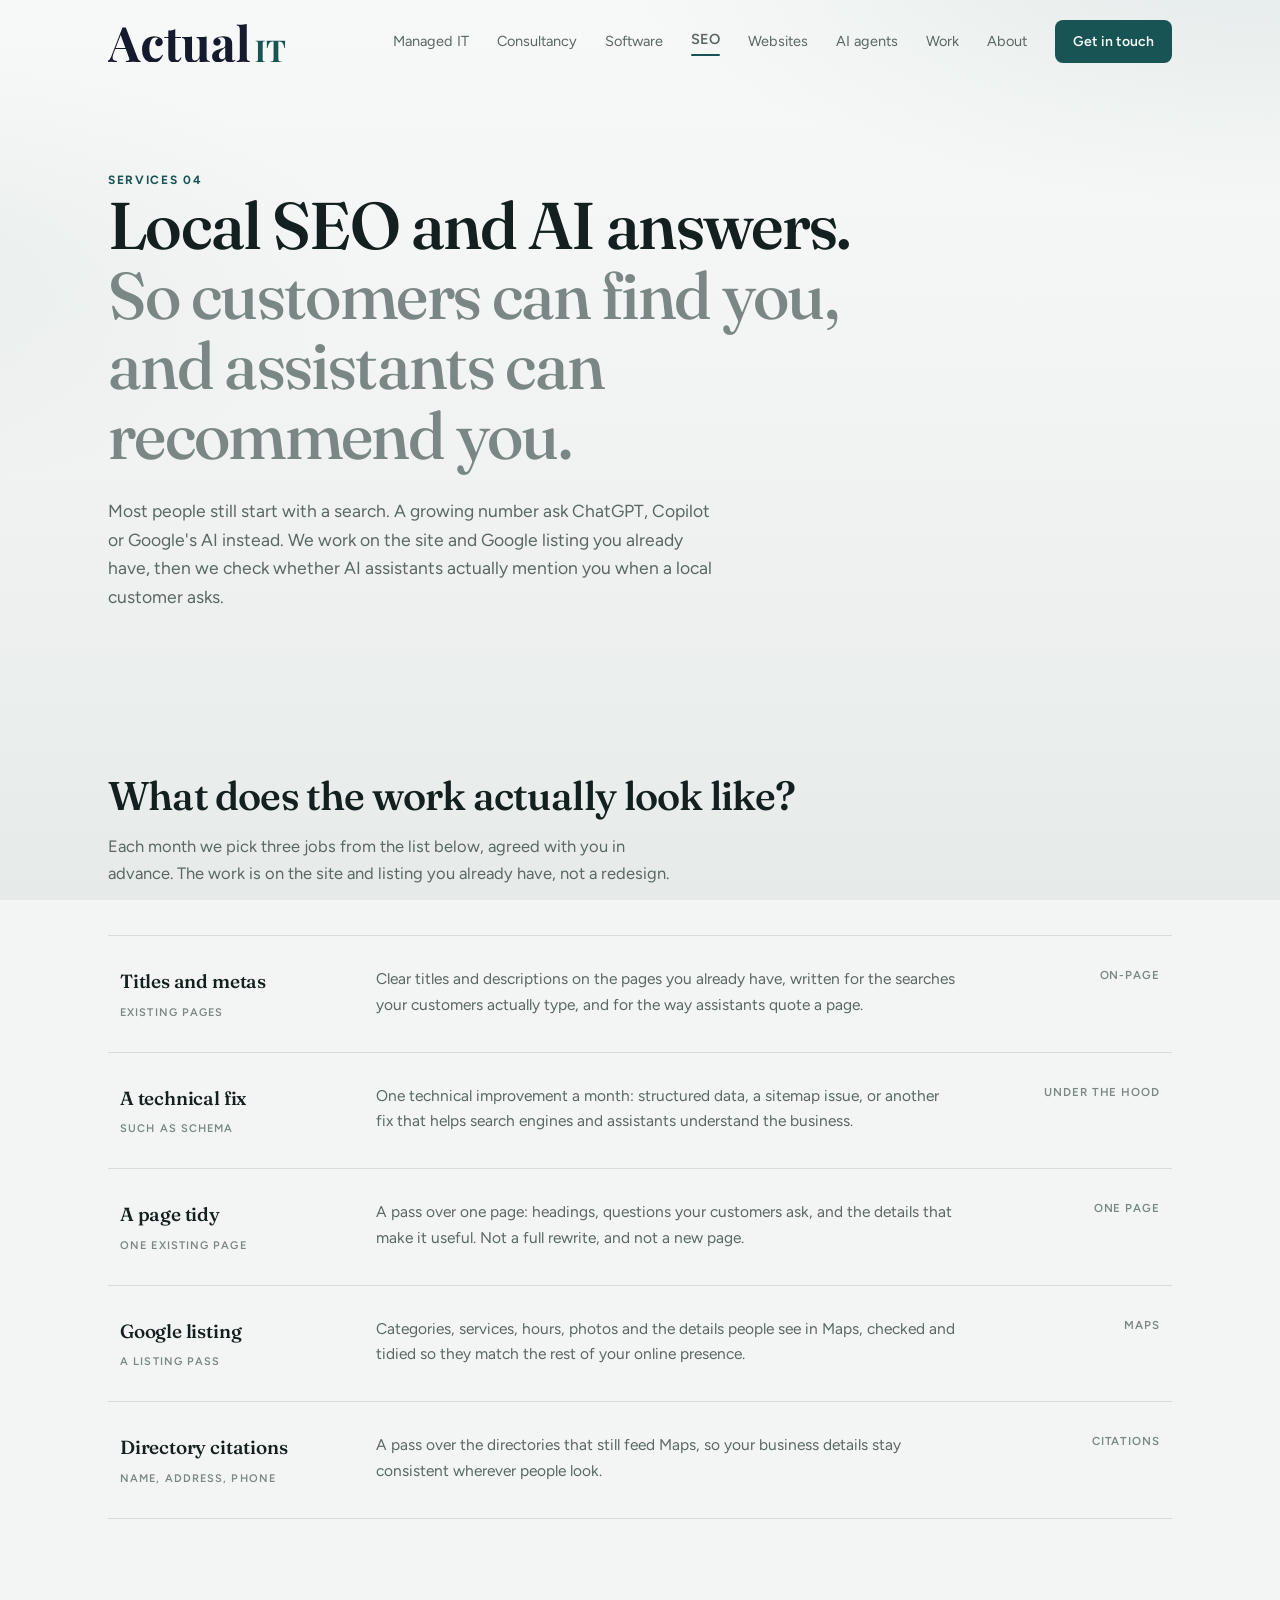
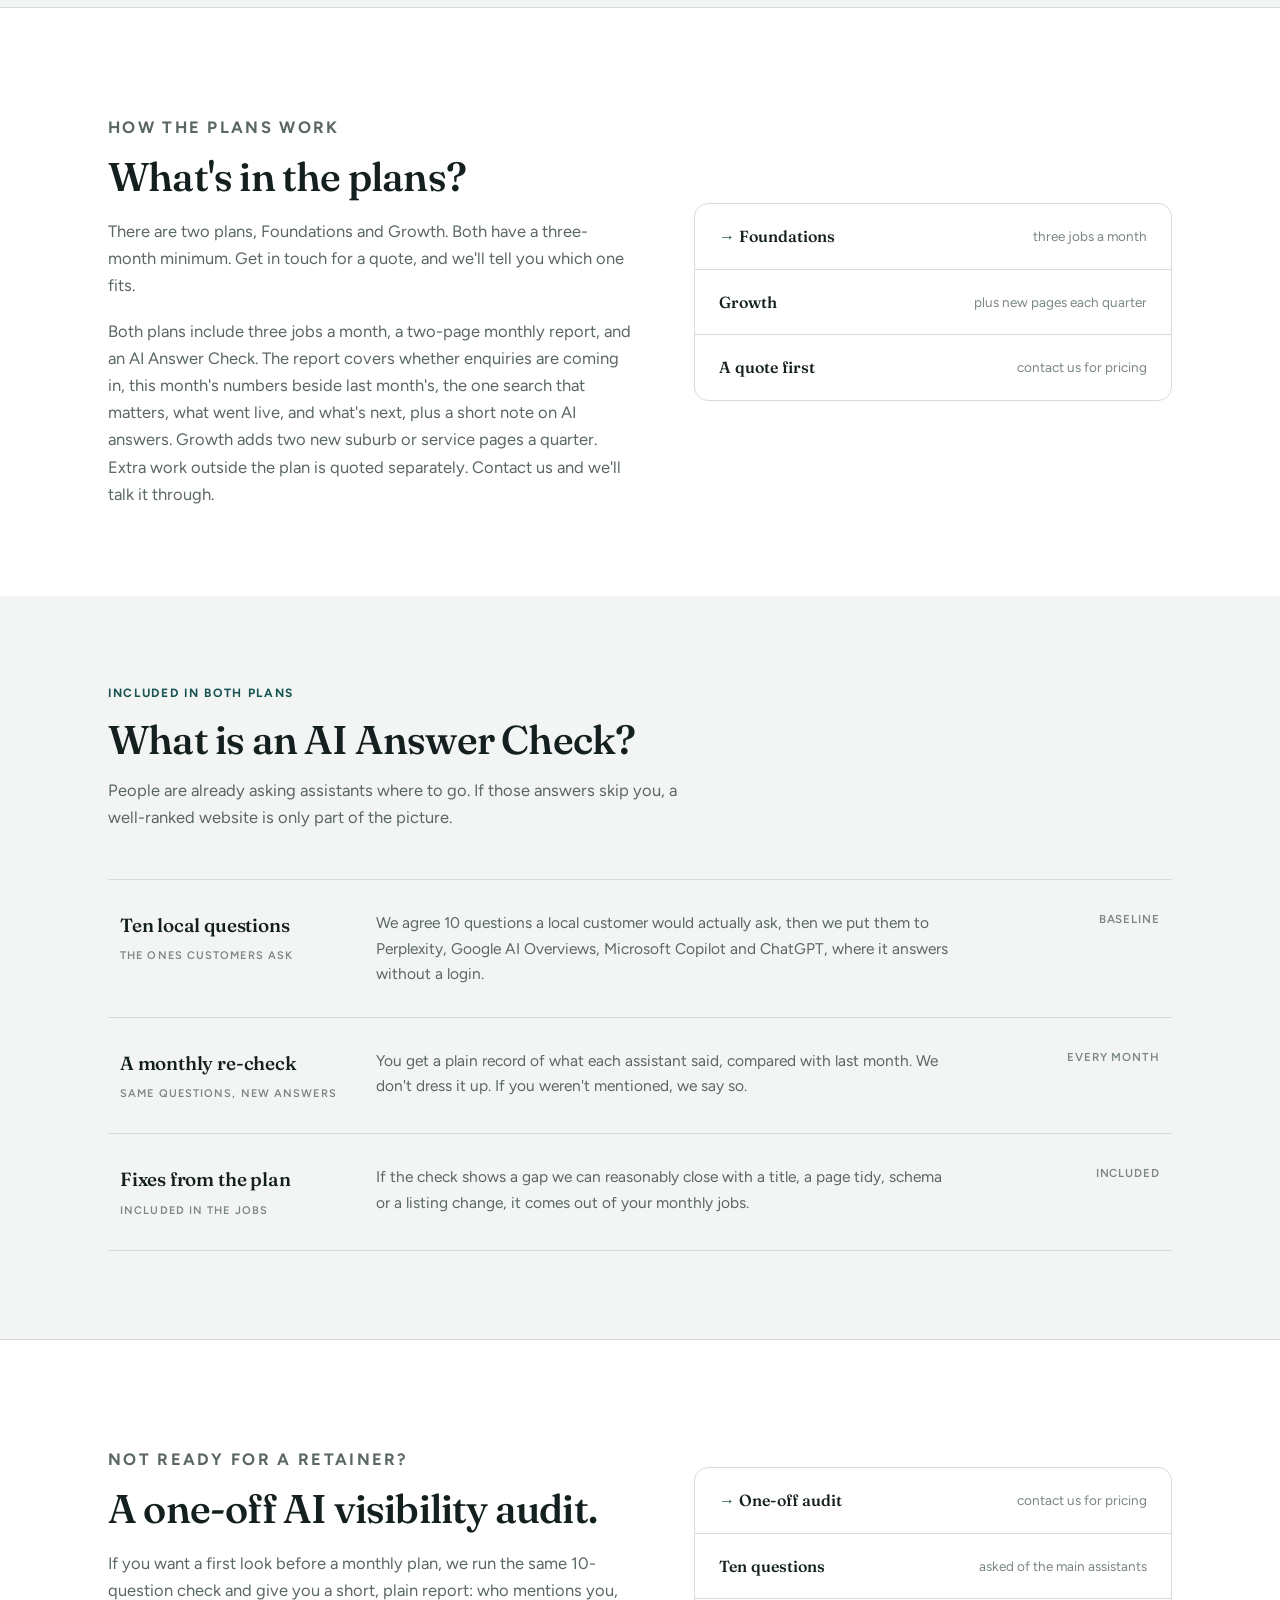
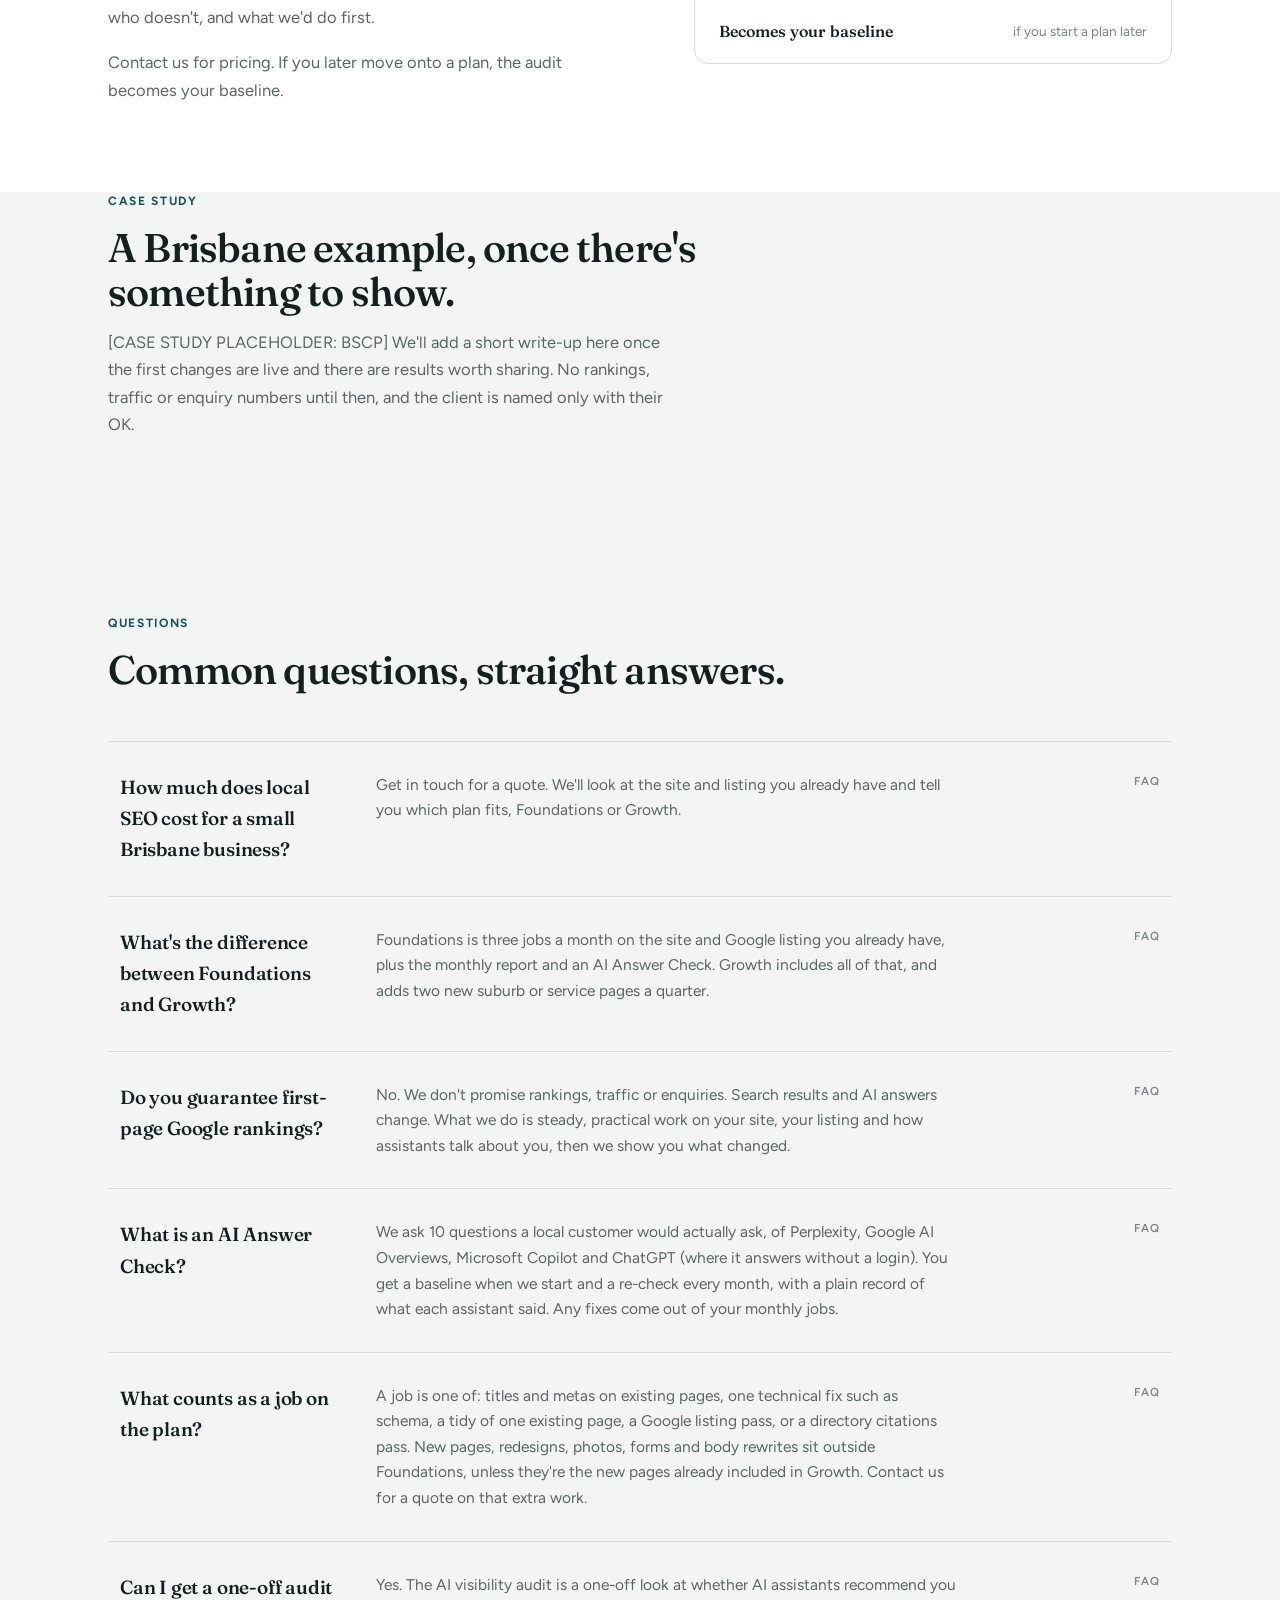
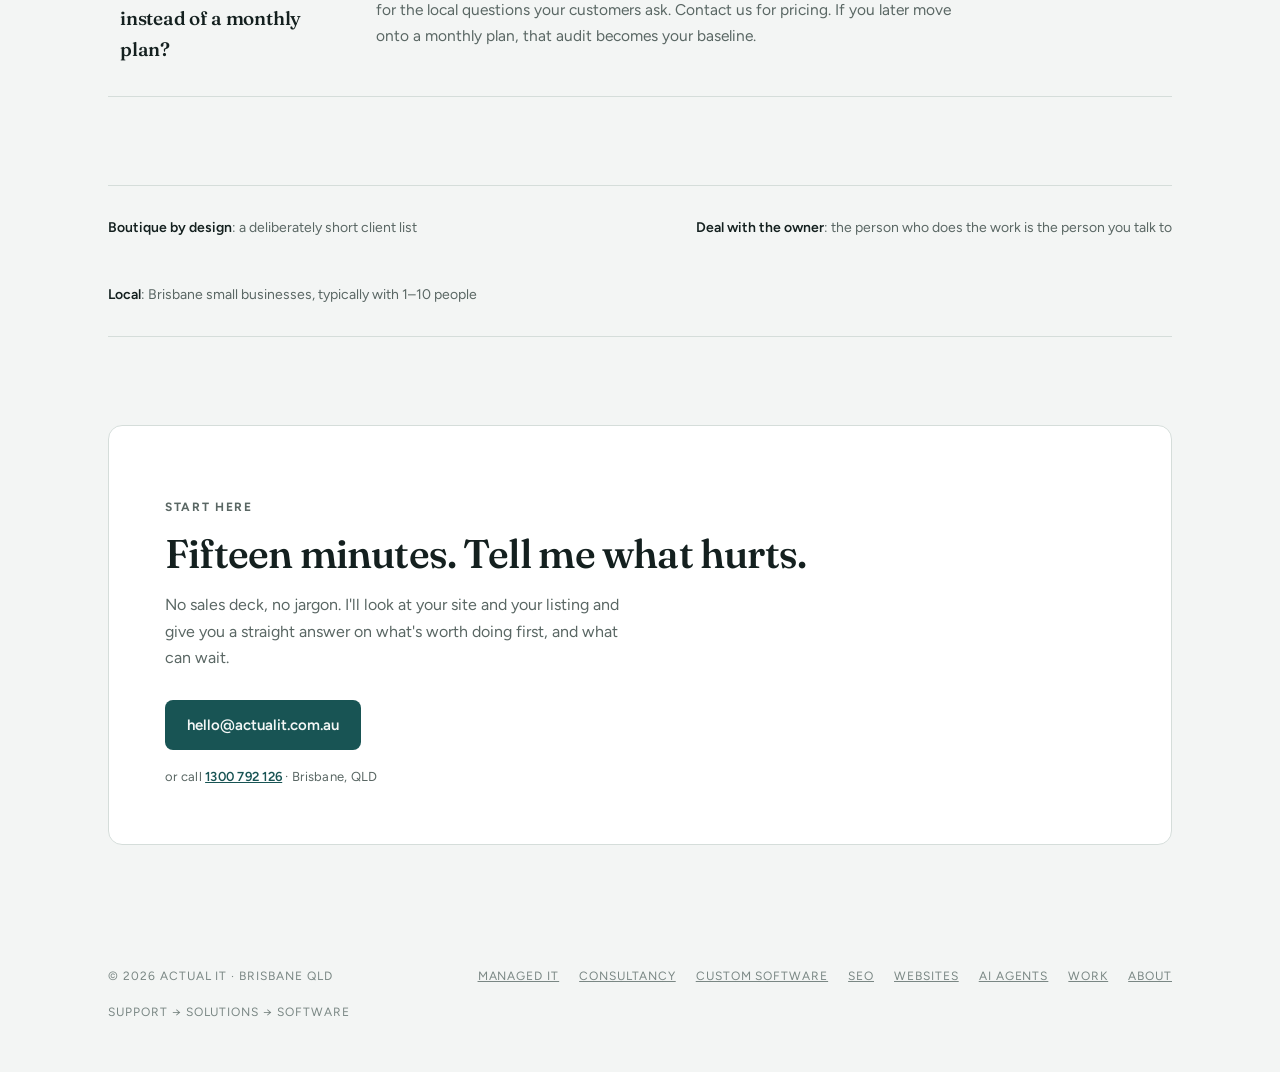
<file: services/seo/index.html>
<!DOCTYPE html>
<html lang="en-AU">
<head>
<meta charset="UTF-8">
<meta name="viewport" content="width=device-width, initial-scale=1.0">
<title>Local SEO and AI Answers Brisbane | Actual IT</title>
<meta name="description" content="Local SEO for Brisbane small businesses, covering your site, Google listing and an AI Answer Check. Get in touch for a quote. Deal directly with the owner.">
<link rel="canonical" href="https://actualit.com.au/services/seo">
<meta property="og:type" content="website">
<meta property="og:title" content="Local SEO and AI Answers Brisbane | Actual IT">
<meta property="og:description" content="Local SEO for Brisbane small businesses, covering your site, Google listing and an AI Answer Check. Get in touch for a quote. Deal directly with the owner.">
<meta property="og:url" content="https://actualit.com.au/services/seo">
<meta property="og:locale" content="en_AU">
<meta property="og:image" content="https://actualit.com.au/assets/og-image.png">
<meta property="og:image:alt" content="Actual IT: boutique IT support, consultancy and custom software for Brisbane businesses.">
<meta property="og:image:width" content="1600">
<meta property="og:image:height" content="900">
<meta name="twitter:card" content="summary_large_image">

<meta name="geo.region" content="AU-QLD">
<meta name="geo.placename" content="Brisbane">
<link rel="icon" type="image/svg+xml" href="/favicon.svg?v=2">
<link rel="preconnect" href="https://fonts.googleapis.com">
<link rel="preconnect" href="https://fonts.gstatic.com" crossorigin>
<link href="https://fonts.googleapis.com/css2?family=Figtree:wght@400;500;600;700&family=Fraunces:opsz,wght@9..144,500;9..144,550;9..144,600&display=swap" rel="stylesheet">
<link rel="stylesheet" href="/styles.css">
<script type="application/ld+json">
{
  "@context": "https://schema.org",
  "@type": "Service",
  "name": "Local SEO and AI Answers Brisbane",
  "serviceType": "Local SEO",
  "description": "Local SEO for Brisbane small businesses: work on your existing site and Google listing, a monthly report, and an AI Answer Check, with Foundations and Growth plans.",
  "url": "https://actualit.com.au/services/seo",
  "provider": {"@id": "https://actualit.com.au/#business"},
  "areaServed": {"@type": "City", "name": "Brisbane"}
}
</script>

<script type="application/ld+json">
{
  "@context": "https://schema.org",
  "@type": "FAQPage",
  "mainEntity": [
    {
      "@type": "Question",
      "name": "How much does local SEO cost for a small Brisbane business?",
      "acceptedAnswer": {
        "@type": "Answer",
        "text": "Get in touch for a quote. We'll look at the site and listing you already have and tell you which plan fits, Foundations or Growth."
      }
    },
    {
      "@type": "Question",
      "name": "What's the difference between Foundations and Growth?",
      "acceptedAnswer": {
        "@type": "Answer",
        "text": "Foundations is three jobs a month on the site and Google listing you already have, plus the monthly report and an AI Answer Check. Growth includes all of that, and adds two new suburb or service pages a quarter."
      }
    },
    {
      "@type": "Question",
      "name": "Do you guarantee first-page Google rankings?",
      "acceptedAnswer": {
        "@type": "Answer",
        "text": "No. We don't promise rankings, traffic or enquiries. Search results and AI answers change. What we do is steady, practical work on your site, your listing and how assistants talk about you, then we show you what changed."
      }
    },
    {
      "@type": "Question",
      "name": "What is an AI Answer Check?",
      "acceptedAnswer": {
        "@type": "Answer",
        "text": "We ask 10 questions a local customer would actually ask, of Perplexity, Google AI Overviews, Microsoft Copilot and ChatGPT (where it answers without a login). You get a baseline when we start and a re-check every month, with a plain record of what each assistant said. Any fixes come out of your monthly jobs."
      }
    },
    {
      "@type": "Question",
      "name": "What counts as a job on the plan?",
      "acceptedAnswer": {
        "@type": "Answer",
        "text": "A job is one of: titles and metas on existing pages, one technical fix such as schema, a tidy of one existing page, a Google listing pass, or a directory citations pass. New pages, redesigns, photos, forms and body rewrites sit outside Foundations, unless they're the new pages already included in Growth. Contact us for a quote on that extra work."
      }
    },
    {
      "@type": "Question",
      "name": "Can I get a one-off audit instead of a monthly plan?",
      "acceptedAnswer": {
        "@type": "Answer",
        "text": "Yes. The AI visibility audit is a one-off look at whether AI assistants recommend you for the local questions your customers ask. Contact us for pricing. If you later move onto a monthly plan, that audit becomes your baseline."
      }
    }
  ]
}
</script>
</head>
<body>


<div class="wrap">
  <nav>
    <a class="skip" href="#main">Skip to content</a>
    <a class="brand" href="/">
      <img class="brand-logo" src="/assets/logo.svg?v=2" alt="Actual IT" width="132" height="47">
    </a>
    <button class="nav-toggle" aria-expanded="false" aria-controls="site-nav">Menu</button>
    <div class="nav-right" id="site-nav">
      <a class="link" href="/services/managed-it-support">Managed IT</a>
      <a class="link" href="/services/consultancy">Consultancy</a>
      <a class="link" href="/services/custom-software">Software</a>
      <a class="link" href="/services/seo" aria-current="page">SEO</a>
      <a class="link" href="/services/websites">Websites</a>
      <a class="link" href="/services/ai-agents">AI agents</a>
      <a class="link" href="/work/">Work</a>
      <a class="link" href="/about/">About</a>
      <a class="nav-cta" href="/contact/">Get in touch</a>
    </div>
  </nav>
</div>


<main id="main">

<header class="hero" style="padding-bottom:60px;">
  <div class="wrap">
    <p class="sec-label">Services 04</p>
    <h1>Local SEO and AI answers.<br><span class="dim">So customers can find you, and assistants can recommend you.</span></h1>
    <p class="hero-sub">
      Most people still start with a search. A growing number ask ChatGPT, Copilot or Google's AI
      instead. We work on the site and Google listing you already have, then we check whether
      AI assistants actually mention you when a local customer asks.
    </p>
  </div>
</header>

<section>
  <div class="wrap">
    <div class="sec-head">
      <h2>What does the work actually look like?</h2>
      <p class="sec-note">Each month we pick three jobs from the list below, agreed with you in advance. The work is on the site and listing you already have, not a redesign.</p>
    </div>
    <div class="ledger">
      <div class="ledger-row">
        <span class="ledger-name">Titles and metas<small>existing pages</small></span>
        <p class="ledger-desc">Clear titles and descriptions on the pages you already have, written for the searches your customers actually type, and for the way assistants quote a page.</p>
        <span class="ledger-meta">on-page</span>
      </div>
      <div class="ledger-row">
        <span class="ledger-name">A technical fix<small>such as schema</small></span>
        <p class="ledger-desc">One technical improvement a month: structured data, a sitemap issue, or another fix that helps search engines and assistants understand the business.</p>
        <span class="ledger-meta">under the hood</span>
      </div>
      <div class="ledger-row">
        <span class="ledger-name">A page tidy<small>one existing page</small></span>
        <p class="ledger-desc">A pass over one page: headings, questions your customers ask, and the details that make it useful. Not a full rewrite, and not a new page.</p>
        <span class="ledger-meta">one page</span>
      </div>
      <div class="ledger-row">
        <span class="ledger-name">Google listing<small>a listing pass</small></span>
        <p class="ledger-desc">Categories, services, hours, photos and the details people see in Maps, checked and tidied so they match the rest of your online presence.</p>
        <span class="ledger-meta">Maps</span>
      </div>
      <div class="ledger-row">
        <span class="ledger-name">Directory citations<small>name, address, phone</small></span>
        <p class="ledger-desc">A pass over the directories that still feed Maps, so your business details stay consistent wherever people look.</p>
        <span class="ledger-meta">citations</span>
      </div>
    </div>
  </div>
</section>

<section style="border-top:1px solid var(--border); background:var(--panel);">
  <div class="wrap pitch">
    <div>
      <p class="sec-label">How the plans work</p>
      <h2>What's in the plans?</h2>
      <p>There are two plans, Foundations and Growth. Both have a three-month minimum. Get in touch for a quote, and we'll tell you which one fits.</p>
      <p>Both plans include three jobs a month, a two-page monthly report, and an AI Answer Check. The report covers whether enquiries are coming in, this month's numbers beside last month's, the one search that matters, what went live, and what's next, plus a short note on AI answers. Growth adds two new suburb or service pages a quarter. Extra work outside the plan is quoted separately. Contact us and we'll talk it through.</p>
    </div>
    <div class="stack" aria-hidden="true">
      <div class="stack-item hot"><span class="s-name">Foundations</span><span class="s-desc">three jobs a month</span></div>
      <div class="stack-item"><span class="s-name">Growth</span><span class="s-desc">plus new pages each quarter</span></div>
      <div class="stack-item"><span class="s-name">A quote first</span><span class="s-desc">contact us for pricing</span></div>
    </div>
  </div>
</section>

<section>
  <div class="wrap">
    <div class="sec-head">
      <p class="sec-label">Included in both plans</p>
      <h2>What is an AI Answer Check?</h2>
      <p class="sec-note">People are already asking assistants where to go. If those answers skip you, a well-ranked website is only part of the picture.</p>
    </div>
    <div class="ledger">
      <div class="ledger-row">
        <span class="ledger-name">Ten local questions<small>the ones customers ask</small></span>
        <p class="ledger-desc">We agree 10 questions a local customer would actually ask, then we put them to Perplexity, Google AI Overviews, Microsoft Copilot and ChatGPT, where it answers without a login.</p>
        <span class="ledger-meta">baseline</span>
      </div>
      <div class="ledger-row">
        <span class="ledger-name">A monthly re-check<small>same questions, new answers</small></span>
        <p class="ledger-desc">You get a plain record of what each assistant said, compared with last month. We don't dress it up. If you weren't mentioned, we say so.</p>
        <span class="ledger-meta">every month</span>
      </div>
      <div class="ledger-row">
        <span class="ledger-name">Fixes from the plan<small>included in the jobs</small></span>
        <p class="ledger-desc">If the check shows a gap we can reasonably close with a title, a page tidy, schema or a listing change, it comes out of your monthly jobs.</p>
        <span class="ledger-meta">included</span>
      </div>
    </div>
  </div>
</section>

<section style="border-top:1px solid var(--border); background:var(--panel);">
  <div class="wrap pitch">
    <div>
      <p class="sec-label">Not ready for a retainer?</p>
      <h2>A one-off AI visibility audit.</h2>
      <p>If you want a first look before a monthly plan, we run the same 10-question check and give you a short, plain report: who mentions you, who doesn't, and what we'd do first.</p>
      <p>Contact us for pricing. If you later move onto a plan, the audit becomes your baseline.</p>
    </div>
    <div class="stack" aria-hidden="true">
      <div class="stack-item hot"><span class="s-name">One-off audit</span><span class="s-desc">contact us for pricing</span></div>
      <div class="stack-item"><span class="s-name">Ten questions</span><span class="s-desc">asked of the main assistants</span></div>
      <div class="stack-item"><span class="s-name">Becomes your baseline</span><span class="s-desc">if you start a plan later</span></div>
    </div>
  </div>
</section>

<section style="padding-top:0;" id="case-study">
  <div class="wrap">
    <div class="sec-head">
      <p class="sec-label">Case study</p>
      <h2>A Brisbane example, once there's something to show.</h2>
      <p class="sec-note">
        [CASE STUDY PLACEHOLDER: BSCP] We'll add a short write-up here once the first changes are live and there are results worth sharing. No rankings, traffic or enquiry numbers until then, and the client is named only with their OK.
      </p>
    </div>
  </div>
</section>

<section id="faq">
  <div class="wrap">
    <div class="sec-head">
      <p class="sec-label">Questions</p>
      <h2>Common questions, straight answers.</h2>
    </div>
    <div class="ledger">
      <div class="ledger-row">
        <span class="ledger-name">How much does local SEO cost for a small Brisbane business?</span>
        <p class="ledger-desc">Get in touch for a quote. We'll look at the site and listing you already have and tell you which plan fits, Foundations or Growth.</p>
        <span class="ledger-meta">FAQ</span>
      </div>
      <div class="ledger-row">
        <span class="ledger-name">What's the difference between Foundations and Growth?</span>
        <p class="ledger-desc">Foundations is three jobs a month on the site and Google listing you already have, plus the monthly report and an AI Answer Check. Growth includes all of that, and adds two new suburb or service pages a quarter.</p>
        <span class="ledger-meta">FAQ</span>
      </div>
      <div class="ledger-row">
        <span class="ledger-name">Do you guarantee first-page Google rankings?</span>
        <p class="ledger-desc">No. We don't promise rankings, traffic or enquiries. Search results and AI answers change. What we do is steady, practical work on your site, your listing and how assistants talk about you, then we show you what changed.</p>
        <span class="ledger-meta">FAQ</span>
      </div>
      <div class="ledger-row">
        <span class="ledger-name">What is an AI Answer Check?</span>
        <p class="ledger-desc">We ask 10 questions a local customer would actually ask, of Perplexity, Google AI Overviews, Microsoft Copilot and ChatGPT (where it answers without a login). You get a baseline when we start and a re-check every month, with a plain record of what each assistant said. Any fixes come out of your monthly jobs.</p>
        <span class="ledger-meta">FAQ</span>
      </div>
      <div class="ledger-row">
        <span class="ledger-name">What counts as a job on the plan?</span>
        <p class="ledger-desc">A job is one of: titles and metas on existing pages, one technical fix such as schema, a tidy of one existing page, a Google listing pass, or a directory citations pass. New pages, redesigns, photos, forms and body rewrites sit outside Foundations, unless they're the new pages already included in Growth. Contact us for a quote on that extra work.</p>
        <span class="ledger-meta">FAQ</span>
      </div>
      <div class="ledger-row">
        <span class="ledger-name">Can I get a one-off audit instead of a monthly plan?</span>
        <p class="ledger-desc">Yes. The AI visibility audit is a one-off look at whether AI assistants recommend you for the local questions your customers ask. Contact us for pricing. If you later move onto a monthly plan, that audit becomes your baseline.</p>
        <span class="ledger-meta">FAQ</span>
      </div>
    </div>
  </div>
</section>

<div class="wrap">
  <div class="trust">
    <div><b>Boutique by design</b>: a deliberately short client list</div>
    <div><b>Deal with the owner</b>: the person who does the work is the person you talk to</div>
    <div><b>Local</b>: Brisbane small businesses, typically with 1–10 people</div>
  </div>
</div>

<section id="contact">
  <div class="wrap">
    <div class="contact-box">
      <p class="sec-label">Start here</p>
      <h2>Fifteen minutes. Tell me what hurts.</h2>
      <p>No sales deck, no jargon. I'll look at your site and your listing and give you a straight answer on what's worth doing first, and what can wait.</p>
      <a class="btn btn-solid" href="mailto:hello@actualit.com.au">hello@actualit.com.au</a>
      <p class="contact-alt">or call <a href="tel:1300792126">1300 792 126</a> &middot; Brisbane, QLD</p>
    </div>
  </div>
</section>

</main>


<div class="wrap">
  <footer style="flex-wrap:wrap; gap:16px;">
    <span>&copy; 2026 ACTUAL IT &middot; BRISBANE QLD</span>
    <span style="display:flex; gap:20px; flex-wrap:wrap;">
      <a href="/services/managed-it-support" style="color:inherit;">Managed IT</a>
      <a href="/services/consultancy" style="color:inherit;">Consultancy</a>
      <a href="/services/custom-software" style="color:inherit;">Custom Software</a>
      <a href="/services/seo" style="color:inherit;">SEO</a>
      <a href="/services/websites" style="color:inherit;">Websites</a>
      <a href="/services/ai-agents" style="color:inherit;">AI agents</a>
      <a href="/work/" style="color:inherit;">Work</a>
      <a href="/about/" style="color:inherit;">About</a>
    </span>
    <span>SUPPORT &rarr; SOLUTIONS &rarr; SOFTWARE</span>
  </footer>
</div>


<script>
  (function () {
    var btn = document.querySelector('.nav-toggle');
    var nav = document.getElementById('site-nav');
    if (!btn || !nav) return;
    btn.addEventListener('click', function () {
      var open = nav.classList.toggle('open');
      btn.setAttribute('aria-expanded', open ? 'true' : 'false');
    });
  })();
</script>

</body>
</html>
</file>
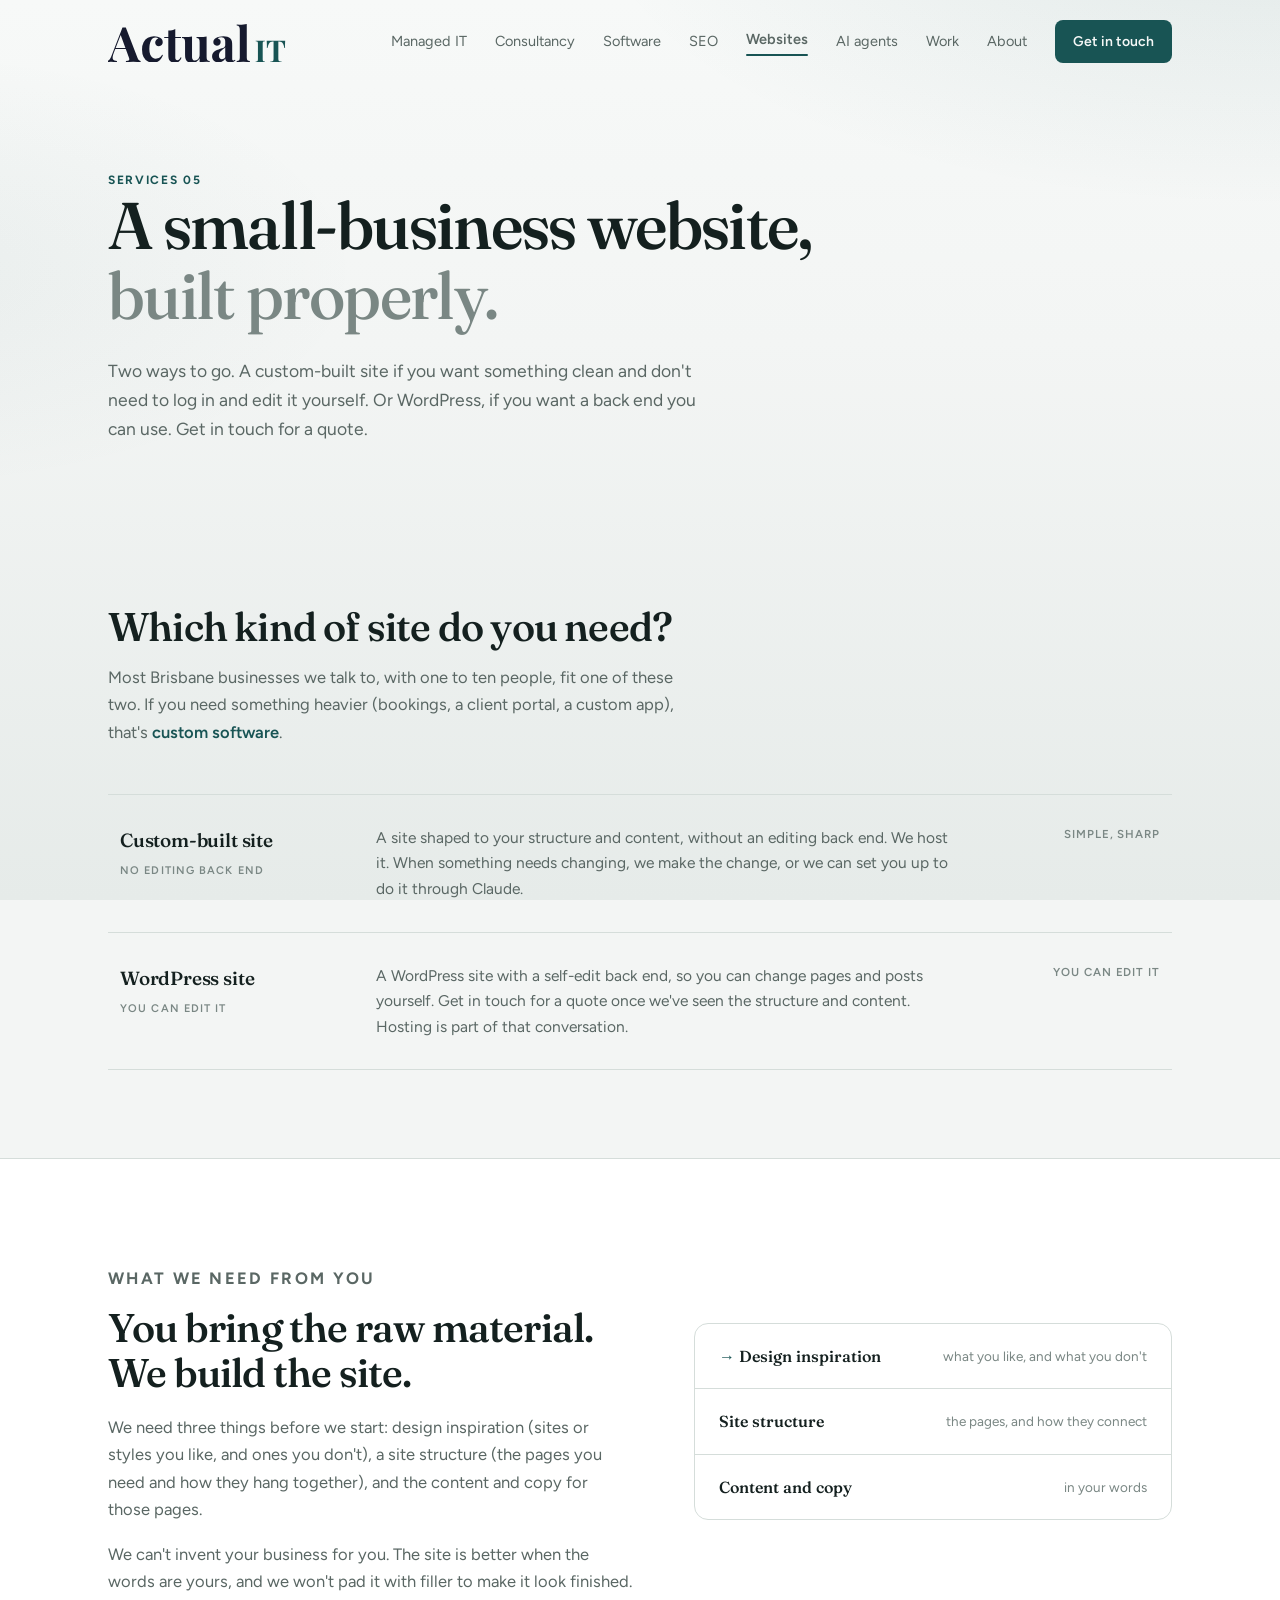
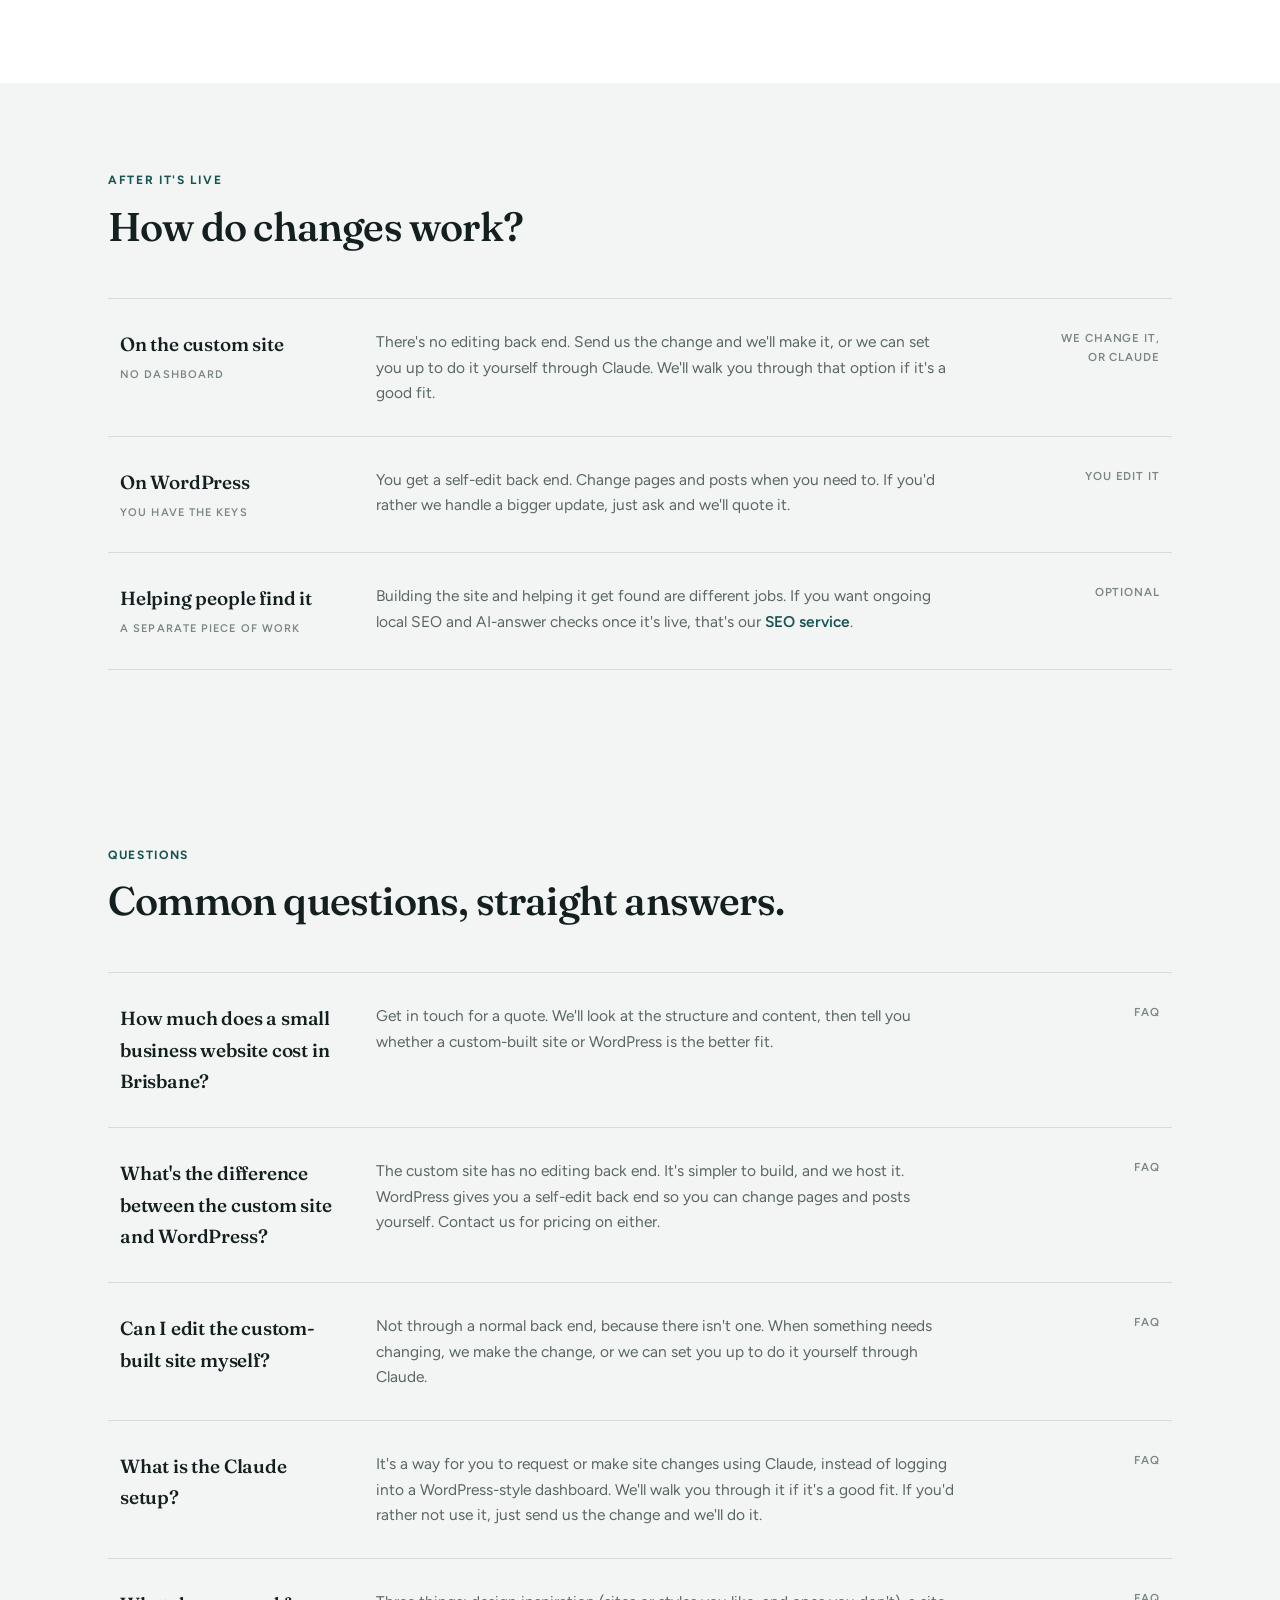
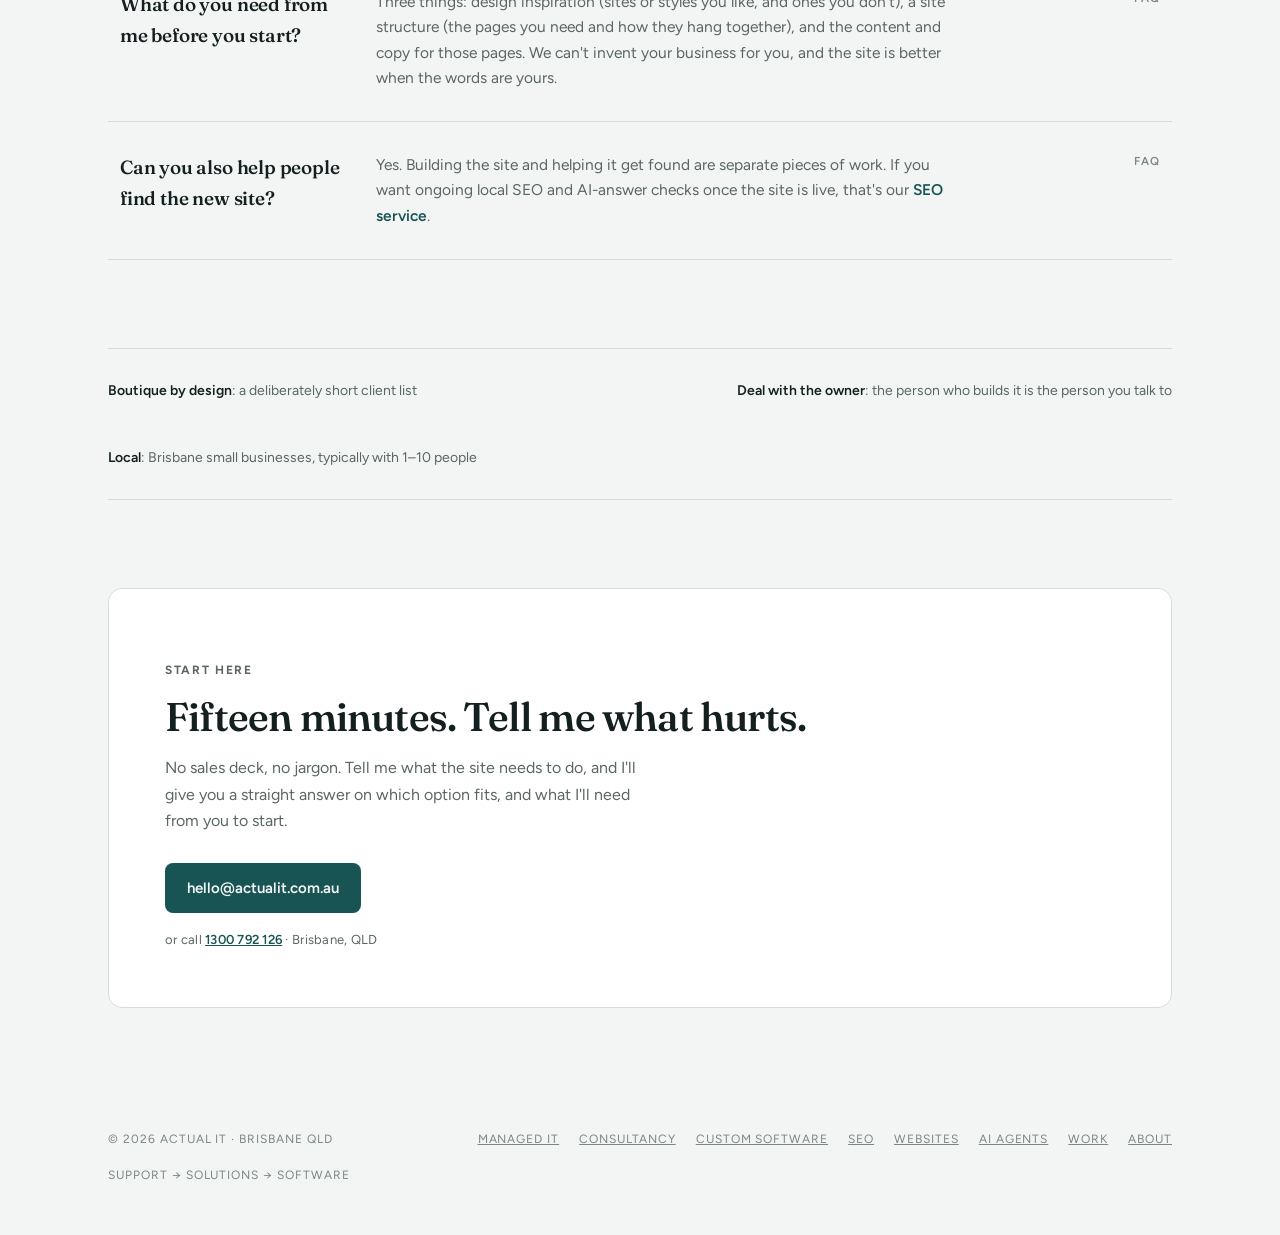
<file: services/websites/index.html>
<!DOCTYPE html>
<html lang="en-AU">
<head>
<meta charset="UTF-8">
<meta name="viewport" content="width=device-width, initial-scale=1.0">
<title>Websites for Brisbane Small Businesses | Actual IT</title>
<meta name="description" content="Custom-built websites, or WordPress you can edit yourself, for Brisbane small businesses. Get in touch for a quote. Deal directly with the owner.">
<link rel="canonical" href="https://actualit.com.au/services/websites">
<meta property="og:type" content="website">
<meta property="og:title" content="Websites for Brisbane Small Businesses | Actual IT">
<meta property="og:description" content="Custom-built websites, or WordPress you can edit yourself, for Brisbane small businesses. Get in touch for a quote. Deal directly with the owner.">
<meta property="og:url" content="https://actualit.com.au/services/websites">
<meta property="og:locale" content="en_AU">
<meta property="og:image" content="https://actualit.com.au/assets/og-image.png">
<meta property="og:image:alt" content="Actual IT: boutique IT support, consultancy and custom software for Brisbane businesses.">
<meta property="og:image:width" content="1600">
<meta property="og:image:height" content="900">
<meta name="twitter:card" content="summary_large_image">

<meta name="geo.region" content="AU-QLD">
<meta name="geo.placename" content="Brisbane">
<link rel="icon" type="image/svg+xml" href="/favicon.svg?v=2">
<link rel="preconnect" href="https://fonts.googleapis.com">
<link rel="preconnect" href="https://fonts.gstatic.com" crossorigin>
<link href="https://fonts.googleapis.com/css2?family=Figtree:wght@400;500;600;700&family=Fraunces:opsz,wght@9..144,500;9..144,550;9..144,600&display=swap" rel="stylesheet">
<link rel="stylesheet" href="/styles.css">
<script type="application/ld+json">
{
  "@context": "https://schema.org",
  "@type": "Service",
  "name": "Websites for Brisbane Small Businesses",
  "serviceType": "Website design and development",
  "description": "Custom-built websites and WordPress sites for Brisbane small businesses, with one point of contact.",
  "url": "https://actualit.com.au/services/websites",
  "provider": {"@id": "https://actualit.com.au/#business"},
  "areaServed": {"@type": "City", "name": "Brisbane"}
}
</script>

<script type="application/ld+json">
{
  "@context": "https://schema.org",
  "@type": "FAQPage",
  "mainEntity": [
    {
      "@type": "Question",
      "name": "How much does a small business website cost in Brisbane?",
      "acceptedAnswer": {
        "@type": "Answer",
        "text": "Get in touch for a quote. We'll look at the structure and content, then tell you whether a custom-built site or WordPress is the better fit."
      }
    },
    {
      "@type": "Question",
      "name": "What's the difference between the custom site and WordPress?",
      "acceptedAnswer": {
        "@type": "Answer",
        "text": "The custom site has no editing back end. It's simpler to build, and we host it. WordPress gives you a self-edit back end so you can change pages and posts yourself. Contact us for pricing on either."
      }
    },
    {
      "@type": "Question",
      "name": "Can I edit the custom-built site myself?",
      "acceptedAnswer": {
        "@type": "Answer",
        "text": "Not through a normal back end, because there isn't one. When something needs changing, we make the change, or we can set you up to do it yourself through Claude."
      }
    },
    {
      "@type": "Question",
      "name": "What is the Claude setup?",
      "acceptedAnswer": {
        "@type": "Answer",
        "text": "It's a way for you to request or make site changes using Claude, instead of logging into a WordPress-style dashboard. We'll walk you through it if it's a good fit. If you'd rather not use it, just send us the change and we'll do it."
      }
    },
    {
      "@type": "Question",
      "name": "What do you need from me before you start?",
      "acceptedAnswer": {
        "@type": "Answer",
        "text": "Three things: design inspiration (sites or styles you like, and ones you don't), a site structure (the pages you need and how they hang together), and the content and copy for those pages. We can't invent your business for you, and the site is better when the words are yours."
      }
    },
    {
      "@type": "Question",
      "name": "Can you also help people find the new site?",
      "acceptedAnswer": {
        "@type": "Answer",
        "text": "Yes. Building the site and helping it get found are separate pieces of work. If you want ongoing local SEO and AI-answer checks once the site is live, that's our SEO service."
      }
    }
  ]
}
</script>
</head>
<body>


<div class="wrap">
  <nav>
    <a class="skip" href="#main">Skip to content</a>
    <a class="brand" href="/">
      <img class="brand-logo" src="/assets/logo.svg?v=2" alt="Actual IT" width="132" height="47">
    </a>
    <button class="nav-toggle" aria-expanded="false" aria-controls="site-nav">Menu</button>
    <div class="nav-right" id="site-nav">
      <a class="link" href="/services/managed-it-support">Managed IT</a>
      <a class="link" href="/services/consultancy">Consultancy</a>
      <a class="link" href="/services/custom-software">Software</a>
      <a class="link" href="/services/seo">SEO</a>
      <a class="link" href="/services/websites" aria-current="page">Websites</a>
      <a class="link" href="/services/ai-agents">AI agents</a>
      <a class="link" href="/work/">Work</a>
      <a class="link" href="/about/">About</a>
      <a class="nav-cta" href="/contact/">Get in touch</a>
    </div>
  </nav>
</div>


<main id="main">

<header class="hero" style="padding-bottom:60px;">
  <div class="wrap">
    <p class="sec-label">Services 05</p>
    <h1>A small-business website,<br><span class="dim">built properly.</span></h1>
    <p class="hero-sub">
      Two ways to go. A custom-built site if you want something clean and
      don't need to log in and edit it yourself. Or WordPress, if you want a back end you can use.
      Get in touch for a quote.
    </p>
  </div>
</header>

<section>
  <div class="wrap">
    <div class="sec-head">
      <h2>Which kind of site do you need?</h2>
      <p class="sec-note">Most Brisbane businesses we talk to, with one to ten people, fit one of these two. If you need something heavier (bookings, a client portal, a custom app), that's <a href="/services/custom-software" style="color:var(--accent); font-weight:600; text-decoration:none;">custom software</a>.</p>
    </div>
    <div class="ledger">
      <div class="ledger-row">
        <span class="ledger-name">Custom-built site<small>no editing back end</small></span>
        <p class="ledger-desc">A site shaped to your structure and content, without an editing back end. We host it. When something needs changing, we make the change, or we can set you up to do it through Claude.</p>
        <span class="ledger-meta">simple, sharp</span>
      </div>
      <div class="ledger-row">
        <span class="ledger-name">WordPress site<small>you can edit it</small></span>
        <p class="ledger-desc">A WordPress site with a self-edit back end, so you can change pages and posts yourself. Get in touch for a quote once we've seen the structure and content. Hosting is part of that conversation.</p>
        <span class="ledger-meta">you can edit it</span>
      </div>
    </div>
  </div>
</section>

<section style="border-top:1px solid var(--border); background:var(--panel);">
  <div class="wrap pitch">
    <div>
      <p class="sec-label">What we need from you</p>
      <h2>You bring the raw material. We build the site.</h2>
      <p>We need three things before we start: design inspiration (sites or styles you like, and ones you don't), a site structure (the pages you need and how they hang together), and the content and copy for those pages.</p>
      <p>We can't invent your business for you. The site is better when the words are yours, and we won't pad it with filler to make it look finished.</p>
    </div>
    <div class="stack" aria-hidden="true">
      <div class="stack-item hot"><span class="s-name">Design inspiration</span><span class="s-desc">what you like, and what you don't</span></div>
      <div class="stack-item"><span class="s-name">Site structure</span><span class="s-desc">the pages, and how they connect</span></div>
      <div class="stack-item"><span class="s-name">Content and copy</span><span class="s-desc">in your words</span></div>
    </div>
  </div>
</section>

<section>
  <div class="wrap">
    <div class="sec-head">
      <p class="sec-label">After it's live</p>
      <h2>How do changes work?</h2>
    </div>
    <div class="ledger">
      <div class="ledger-row">
        <span class="ledger-name">On the custom site<small>no dashboard</small></span>
        <p class="ledger-desc">There's no editing back end. Send us the change and we'll make it, or we can set you up to do it yourself through Claude. We'll walk you through that option if it's a good fit.</p>
        <span class="ledger-meta">we change it, or Claude</span>
      </div>
      <div class="ledger-row">
        <span class="ledger-name">On WordPress<small>you have the keys</small></span>
        <p class="ledger-desc">You get a self-edit back end. Change pages and posts when you need to. If you'd rather we handle a bigger update, just ask and we'll quote it.</p>
        <span class="ledger-meta">you edit it</span>
      </div>
      <div class="ledger-row">
        <span class="ledger-name">Helping people find it<small>a separate piece of work</small></span>
        <p class="ledger-desc">Building the site and helping it get found are different jobs. If you want ongoing local SEO and AI-answer checks once it's live, that's our <a href="/services/seo" style="color:var(--accent); font-weight:600; text-decoration:none;">SEO service</a>.</p>
        <span class="ledger-meta">optional</span>
      </div>
    </div>
  </div>
</section>

<section id="faq">
  <div class="wrap">
    <div class="sec-head">
      <p class="sec-label">Questions</p>
      <h2>Common questions, straight answers.</h2>
    </div>
    <div class="ledger">
      <div class="ledger-row">
        <span class="ledger-name">How much does a small business website cost in Brisbane?</span>
        <p class="ledger-desc">Get in touch for a quote. We'll look at the structure and content, then tell you whether a custom-built site or WordPress is the better fit.</p>
        <span class="ledger-meta">FAQ</span>
      </div>
      <div class="ledger-row">
        <span class="ledger-name">What's the difference between the custom site and WordPress?</span>
        <p class="ledger-desc">The custom site has no editing back end. It's simpler to build, and we host it. WordPress gives you a self-edit back end so you can change pages and posts yourself. Contact us for pricing on either.</p>
        <span class="ledger-meta">FAQ</span>
      </div>
      <div class="ledger-row">
        <span class="ledger-name">Can I edit the custom-built site myself?</span>
        <p class="ledger-desc">Not through a normal back end, because there isn't one. When something needs changing, we make the change, or we can set you up to do it yourself through Claude.</p>
        <span class="ledger-meta">FAQ</span>
      </div>
      <div class="ledger-row">
        <span class="ledger-name">What is the Claude setup?</span>
        <p class="ledger-desc">It's a way for you to request or make site changes using Claude, instead of logging into a WordPress-style dashboard. We'll walk you through it if it's a good fit. If you'd rather not use it, just send us the change and we'll do it.</p>
        <span class="ledger-meta">FAQ</span>
      </div>
      <div class="ledger-row">
        <span class="ledger-name">What do you need from me before you start?</span>
        <p class="ledger-desc">Three things: design inspiration (sites or styles you like, and ones you don't), a site structure (the pages you need and how they hang together), and the content and copy for those pages. We can't invent your business for you, and the site is better when the words are yours.</p>
        <span class="ledger-meta">FAQ</span>
      </div>
      <div class="ledger-row">
        <span class="ledger-name">Can you also help people find the new site?</span>
        <p class="ledger-desc">Yes. Building the site and helping it get found are separate pieces of work. If you want ongoing local SEO and AI-answer checks once the site is live, that's our <a href="/services/seo" style="color:var(--accent); font-weight:600; text-decoration:none;">SEO service</a>.</p>
        <span class="ledger-meta">FAQ</span>
      </div>
    </div>
  </div>
</section>

<div class="wrap">
  <div class="trust">
    <div><b>Boutique by design</b>: a deliberately short client list</div>
    <div><b>Deal with the owner</b>: the person who builds it is the person you talk to</div>
    <div><b>Local</b>: Brisbane small businesses, typically with 1–10 people</div>
  </div>
</div>

<section id="contact">
  <div class="wrap">
    <div class="contact-box">
      <p class="sec-label">Start here</p>
      <h2>Fifteen minutes. Tell me what hurts.</h2>
      <p>No sales deck, no jargon. Tell me what the site needs to do, and I'll give you a straight answer on which option fits, and what I'll need from you to start.</p>
      <a class="btn btn-solid" href="mailto:hello@actualit.com.au">hello@actualit.com.au</a>
      <p class="contact-alt">or call <a href="tel:1300792126">1300 792 126</a> &middot; Brisbane, QLD</p>
    </div>
  </div>
</section>

</main>


<div class="wrap">
  <footer style="flex-wrap:wrap; gap:16px;">
    <span>&copy; 2026 ACTUAL IT &middot; BRISBANE QLD</span>
    <span style="display:flex; gap:20px; flex-wrap:wrap;">
      <a href="/services/managed-it-support" style="color:inherit;">Managed IT</a>
      <a href="/services/consultancy" style="color:inherit;">Consultancy</a>
      <a href="/services/custom-software" style="color:inherit;">Custom Software</a>
      <a href="/services/seo" style="color:inherit;">SEO</a>
      <a href="/services/websites" style="color:inherit;">Websites</a>
      <a href="/services/ai-agents" style="color:inherit;">AI agents</a>
      <a href="/work/" style="color:inherit;">Work</a>
      <a href="/about/" style="color:inherit;">About</a>
    </span>
    <span>SUPPORT &rarr; SOLUTIONS &rarr; SOFTWARE</span>
  </footer>
</div>


<script>
  (function () {
    var btn = document.querySelector('.nav-toggle');
    var nav = document.getElementById('site-nav');
    if (!btn || !nav) return;
    btn.addEventListener('click', function () {
      var open = nav.classList.toggle('open');
      btn.setAttribute('aria-expanded', open ? 'true' : 'false');
    });
  })();
</script>

</body>
</html>
</file>
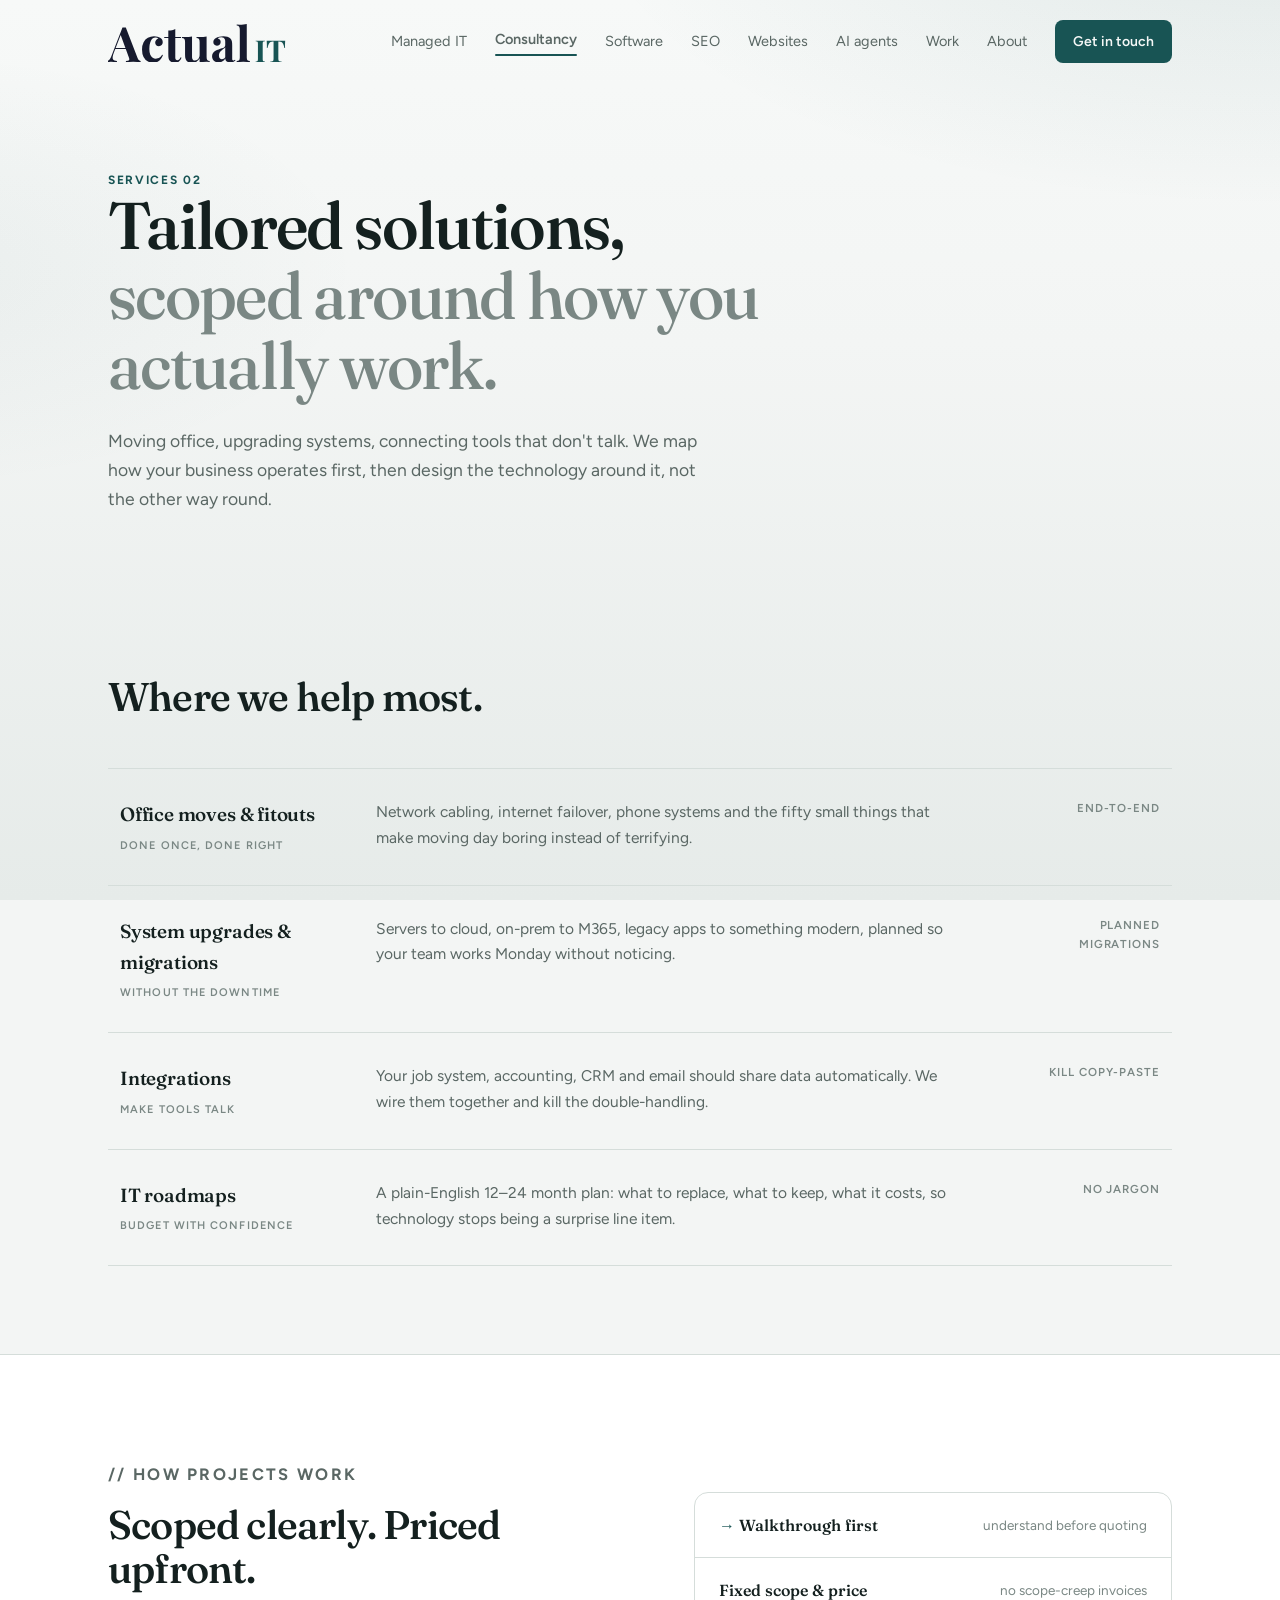
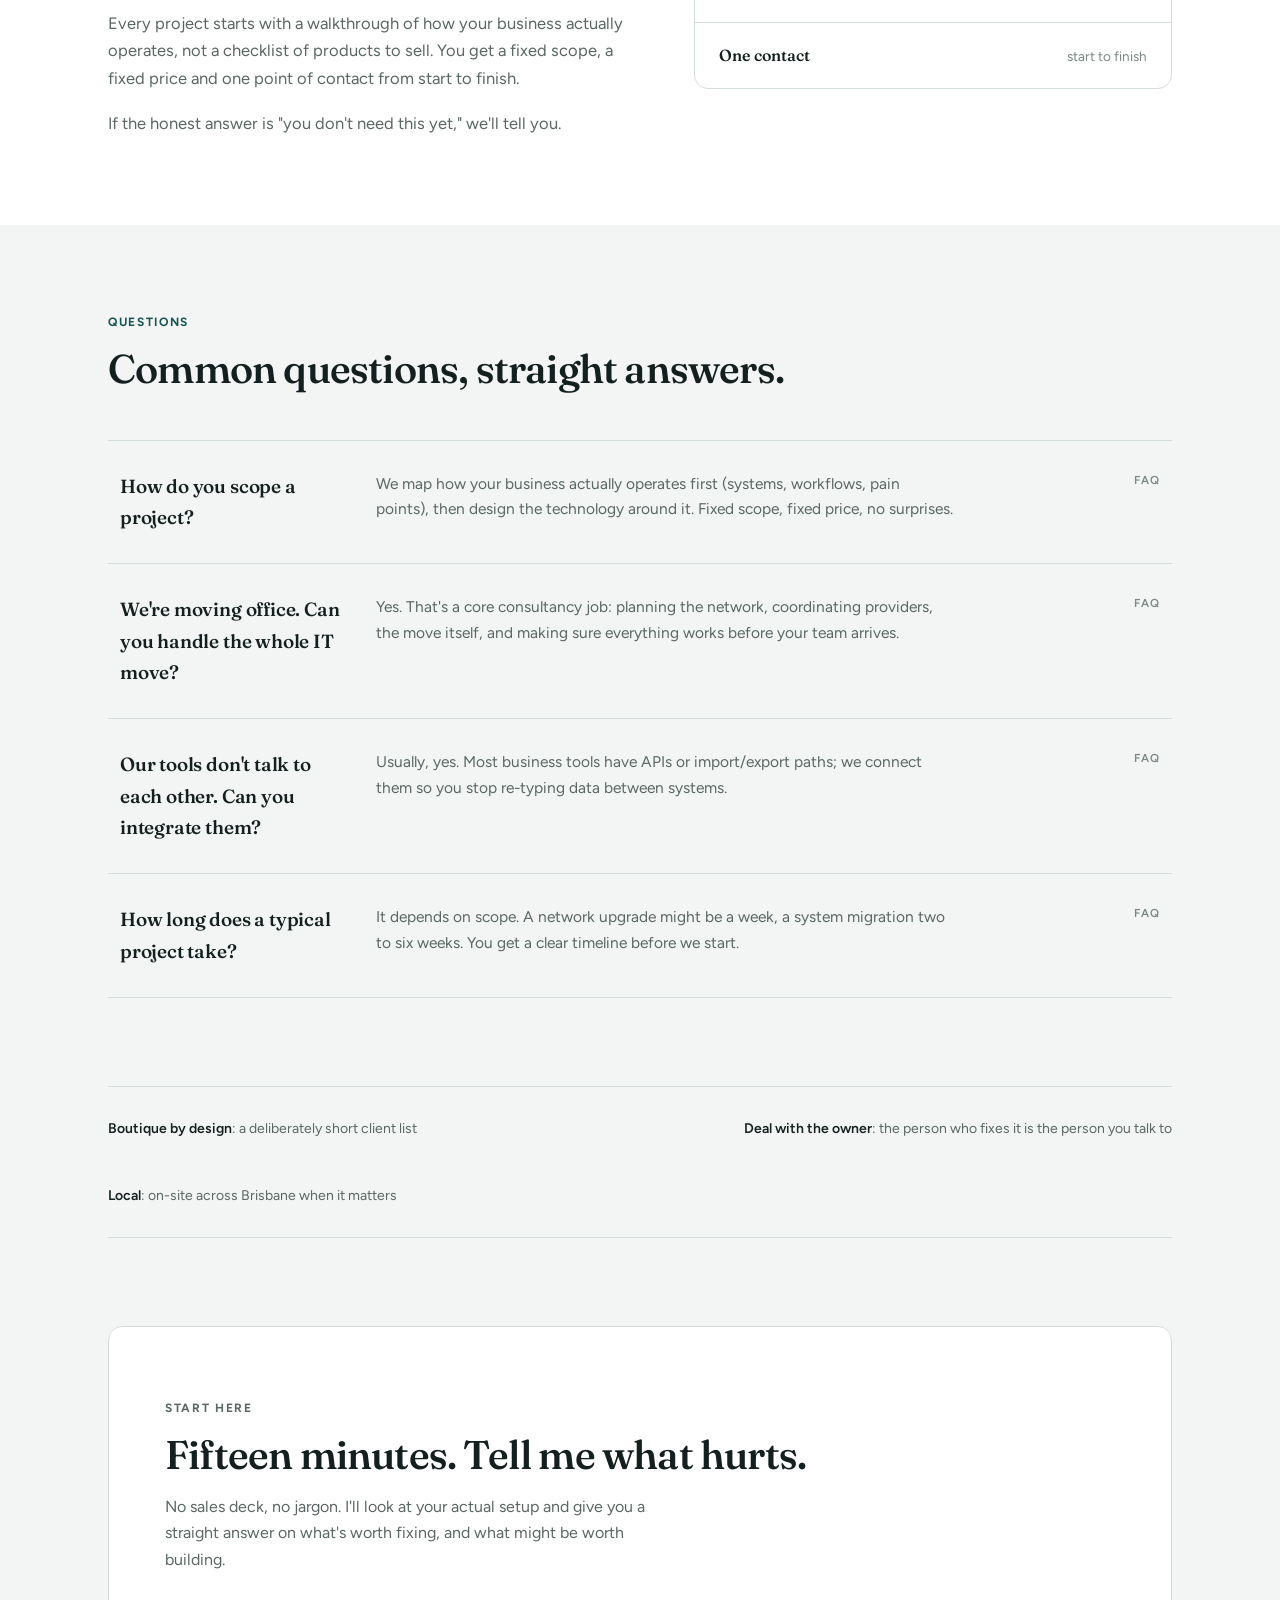
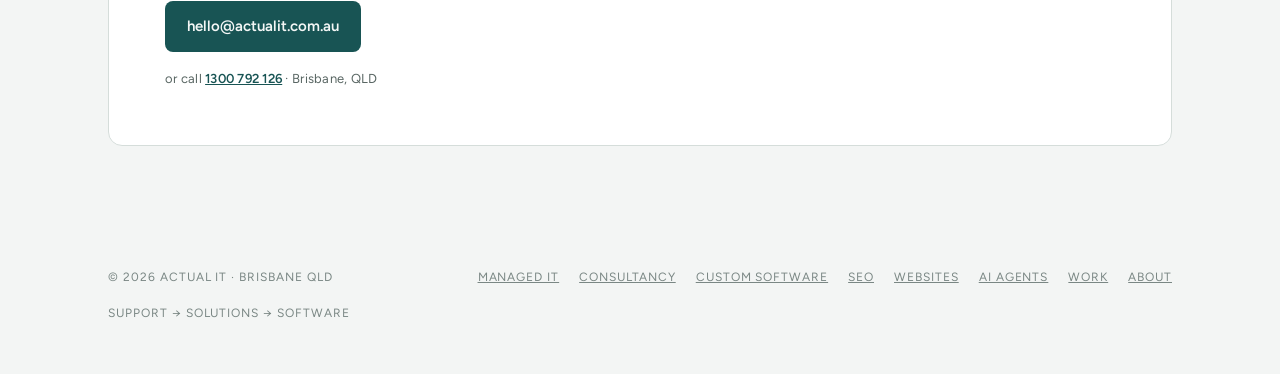
<file: services/consultancy.html>
<!DOCTYPE html>
<html lang="en-AU">
<head>
<meta charset="UTF-8">
<meta name="viewport" content="width=device-width, initial-scale=1.0">
<title>IT Consultancy & Tailored Solutions Brisbane | Actual IT</title>
<meta name="description" content="Tailored IT consultancy for Brisbane businesses. Office moves, migrations, integrations and IT roadmaps, scoped around how your business actually runs.">
<link rel="canonical" href="https://actualit.com.au/services/consultancy">
<meta property="og:type" content="website">
<meta property="og:title" content="IT Consultancy Brisbane | Actual IT">
<meta property="og:description" content="Tailored IT consultancy for Brisbane businesses. Office moves, migrations, integrations and IT roadmaps, scoped around how your business actually runs.">
<meta property="og:url" content="https://actualit.com.au/services/consultancy">
<meta property="og:locale" content="en_AU">
<meta property="og:image" content="https://actualit.com.au/assets/og-image.png">
<meta property="og:image:alt" content="Actual IT: boutique IT support, consultancy and custom software for Brisbane businesses.">
<meta property="og:image:width" content="1600">
<meta property="og:image:height" content="900">
<meta name="twitter:card" content="summary_large_image">

<meta name="geo.region" content="AU-QLD">
<meta name="geo.placename" content="Brisbane">
<link rel="icon" type="image/svg+xml" href="/favicon.svg?v=2">
<link rel="preconnect" href="https://fonts.googleapis.com">
<link rel="preconnect" href="https://fonts.gstatic.com" crossorigin>
<link href="https://fonts.googleapis.com/css2?family=Figtree:wght@400;500;600;700&family=Fraunces:opsz,wght@9..144,500;9..144,550;9..144,600&display=swap" rel="stylesheet">
<link rel="stylesheet" href="/styles.css">
<script type="application/ld+json">
{
  "@context": "https://schema.org",
  "@type": "Service",
  "name": "IT Consultancy Brisbane",
  "serviceType": "IT Consulting",
  "description": "Tailored IT consultancy for Brisbane businesses: migrations, system design and process tooling scoped around how your business actually runs.",
  "url": "https://actualit.com.au/services/consultancy",
  "provider": {"@id": "https://actualit.com.au/#business"},
  "areaServed": {"@type": "City", "name": "Brisbane"}
}
</script>

<script type="application/ld+json">
{
  "@context": "https://schema.org",
  "@type": "FAQPage",
  "mainEntity": [
    {
      "@type": "Question",
      "name": "How do you scope a project?",
      "acceptedAnswer": {
        "@type": "Answer",
        "text": "We map how your business actually operates first \u2014 systems, workflows, pain points \u2014 then design the technology around it. Fixed scope, fixed price, no surprises."
      }
    },
    {
      "@type": "Question",
      "name": "We're moving office. Can you handle the whole IT move?",
      "acceptedAnswer": {
        "@type": "Answer",
        "text": "Yes \u2014 that's a core consultancy job: planning the network, coordinating providers, the move itself, and making sure everything works before your team arrives."
      }
    },
    {
      "@type": "Question",
      "name": "Our tools don't talk to each other. Can you integrate them?",
      "acceptedAnswer": {
        "@type": "Answer",
        "text": "Usually, yes. Most business tools have APIs or import/export paths; we connect them so you stop re-typing data between systems."
      }
    },
    {
      "@type": "Question",
      "name": "How long does a typical project take?",
      "acceptedAnswer": {
        "@type": "Answer",
        "text": "It depends on scope \u2014 a network upgrade might be a week, a system migration two to six weeks. You get a clear timeline before we start."
      }
    }
  ]
}
</script>
</head>
<body>


<div class="wrap">
  <nav>
    <a class="skip" href="#main">Skip to content</a>
    <a class="brand" href="/">
      <img class="brand-logo" src="/assets/logo.svg?v=2" alt="Actual IT" width="132" height="47">
    </a>
    <button class="nav-toggle" aria-expanded="false" aria-controls="site-nav">Menu</button>
    <div class="nav-right" id="site-nav">
      <a class="link" href="/services/managed-it-support">Managed IT</a>
      <a class="link" href="/services/consultancy" aria-current="page">Consultancy</a>
      <a class="link" href="/services/custom-software">Software</a>
      <a class="link" href="/services/seo">SEO</a>
      <a class="link" href="/services/websites">Websites</a>
      <a class="link" href="/services/ai-agents">AI agents</a>
      <a class="link" href="/work/">Work</a>
      <a class="link" href="/about/">About</a>
      <a class="nav-cta" href="/contact/">Get in touch</a>
    </div>
  </nav>
</div>


<main id="main">

<header class="hero" style="padding-bottom:60px;">
  <div class="wrap">
    <p class="sec-label">Services 02</p>
    <h1>Tailored solutions,<br><span class="dim">scoped around how you actually work.</span></h1>
    <p class="hero-sub">
      Moving office, upgrading systems, connecting tools that don't talk. We map how your business
      operates first, then design the technology around it, not the other way round.
    </p>
  </div>
</header>

<section>
  <div class="wrap">
    <div class="sec-head">
      <h2>Where we help most.</h2>
    </div>
    <div class="ledger">
      <div class="ledger-row">
        <span class="ledger-name">Office moves &amp; fitouts<small>done once, done right</small></span>
        <p class="ledger-desc">Network cabling, internet failover, phone systems and the fifty small things that make moving day boring instead of terrifying.</p>
        <span class="ledger-meta">end-to-end</span>
      </div>
      <div class="ledger-row">
        <span class="ledger-name">System upgrades &amp; migrations<small>without the downtime</small></span>
        <p class="ledger-desc">Servers to cloud, on-prem to M365, legacy apps to something modern, planned so your team works Monday without noticing.</p>
        <span class="ledger-meta">planned migrations</span>
      </div>
      <div class="ledger-row">
        <span class="ledger-name">Integrations<small>make tools talk</small></span>
        <p class="ledger-desc">Your job system, accounting, CRM and email should share data automatically. We wire them together and kill the double-handling.</p>
        <span class="ledger-meta">kill copy-paste</span>
      </div>
      <div class="ledger-row">
        <span class="ledger-name">IT roadmaps<small>budget with confidence</small></span>
        <p class="ledger-desc">A plain-English 12–24 month plan: what to replace, what to keep, what it costs, so technology stops being a surprise line item.</p>
        <span class="ledger-meta">no jargon</span>
      </div>
    </div>
  </div>
</section>

<section style="border-top:1px solid var(--border); background:var(--panel);">
  <div class="wrap pitch">
    <div>
      <p class="sec-label">// How projects work</p>
      <h2>Scoped clearly. Priced upfront.</h2>
      <p>Every project starts with a walkthrough of how your business actually operates, not a checklist of products to sell. You get a fixed scope, a fixed price and one point of contact from start to finish.</p>
      <p>If the honest answer is "you don't need this yet," we'll tell you.</p>
    </div>
    <div class="stack" aria-hidden="true">
      <div class="stack-item hot"><span class="s-name">Walkthrough first</span><span class="s-desc">understand before quoting</span></div>
      <div class="stack-item"><span class="s-name">Fixed scope &amp; price</span><span class="s-desc">no scope-creep invoices</span></div>
      <div class="stack-item"><span class="s-name">One contact</span><span class="s-desc">start to finish</span></div>
    </div>
  </div>
</section>


<section id="faq">
  <div class="wrap">
    <div class="sec-head">
      <p class="sec-label">Questions</p>
      <h2>Common questions, straight answers.</h2>
    </div>
    <div class="ledger">
      <div class="ledger-row">
        <span class="ledger-name">How do you scope a project?</span>
        <p class="ledger-desc">We map how your business actually operates first (systems, workflows, pain points), then design the technology around it. Fixed scope, fixed price, no surprises.</p>
        <span class="ledger-meta">FAQ</span>
      </div>
      <div class="ledger-row">
        <span class="ledger-name">We're moving office. Can you handle the whole IT move?</span>
        <p class="ledger-desc">Yes. That's a core consultancy job: planning the network, coordinating providers, the move itself, and making sure everything works before your team arrives.</p>
        <span class="ledger-meta">FAQ</span>
      </div>
      <div class="ledger-row">
        <span class="ledger-name">Our tools don't talk to each other. Can you integrate them?</span>
        <p class="ledger-desc">Usually, yes. Most business tools have APIs or import/export paths; we connect them so you stop re-typing data between systems.</p>
        <span class="ledger-meta">FAQ</span>
      </div>
      <div class="ledger-row">
        <span class="ledger-name">How long does a typical project take?</span>
        <p class="ledger-desc">It depends on scope. A network upgrade might be a week, a system migration two to six weeks. You get a clear timeline before we start.</p>
        <span class="ledger-meta">FAQ</span>
      </div>
    </div>
  </div>
</section>

<div class="wrap">
  <div class="trust">
    <div><b>Boutique by design</b>: a deliberately short client list</div>
    <div><b>Deal with the owner</b>: the person who fixes it is the person you talk to</div>
    <div><b>Local</b>: on-site across Brisbane when it matters</div>
  </div>
</div>

<section id="contact">
  <div class="wrap">
    <div class="contact-box">
      <p class="sec-label">Start here</p>
      <h2>Fifteen minutes. Tell me what hurts.</h2>
      <p>No sales deck, no jargon. I'll look at your actual setup and give you a straight answer on what's worth fixing, and what might be worth building.</p>
      <a class="btn btn-solid" href="mailto:hello@actualit.com.au">hello@actualit.com.au</a>
      <p class="contact-alt">or call <a href="tel:1300792126">1300 792 126</a> &middot; Brisbane, QLD</p>
    </div>
  </div>
</section>

</main>


<div class="wrap">
  <footer style="flex-wrap:wrap; gap:16px;">
    <span>&copy; 2026 ACTUAL IT &middot; BRISBANE QLD</span>
    <span style="display:flex; gap:20px; flex-wrap:wrap;">
      <a href="/services/managed-it-support" style="color:inherit;">Managed IT</a>
      <a href="/services/consultancy" style="color:inherit;">Consultancy</a>
      <a href="/services/custom-software" style="color:inherit;">Custom Software</a>
      <a href="/services/seo" style="color:inherit;">SEO</a>
      <a href="/services/websites" style="color:inherit;">Websites</a>
      <a href="/services/ai-agents" style="color:inherit;">AI agents</a>
      <a href="/work/" style="color:inherit;">Work</a>
      <a href="/about/" style="color:inherit;">About</a>
    </span>
    <span>SUPPORT &rarr; SOLUTIONS &rarr; SOFTWARE</span>
  </footer>
</div>


<script>
  (function () {
    var btn = document.querySelector('.nav-toggle');
    var nav = document.getElementById('site-nav');
    if (!btn || !nav) return;
    btn.addEventListener('click', function () {
      var open = nav.classList.toggle('open');
      btn.setAttribute('aria-expanded', open ? 'true' : 'false');
    });
  })();
</script>

</body>
</html>
</file>
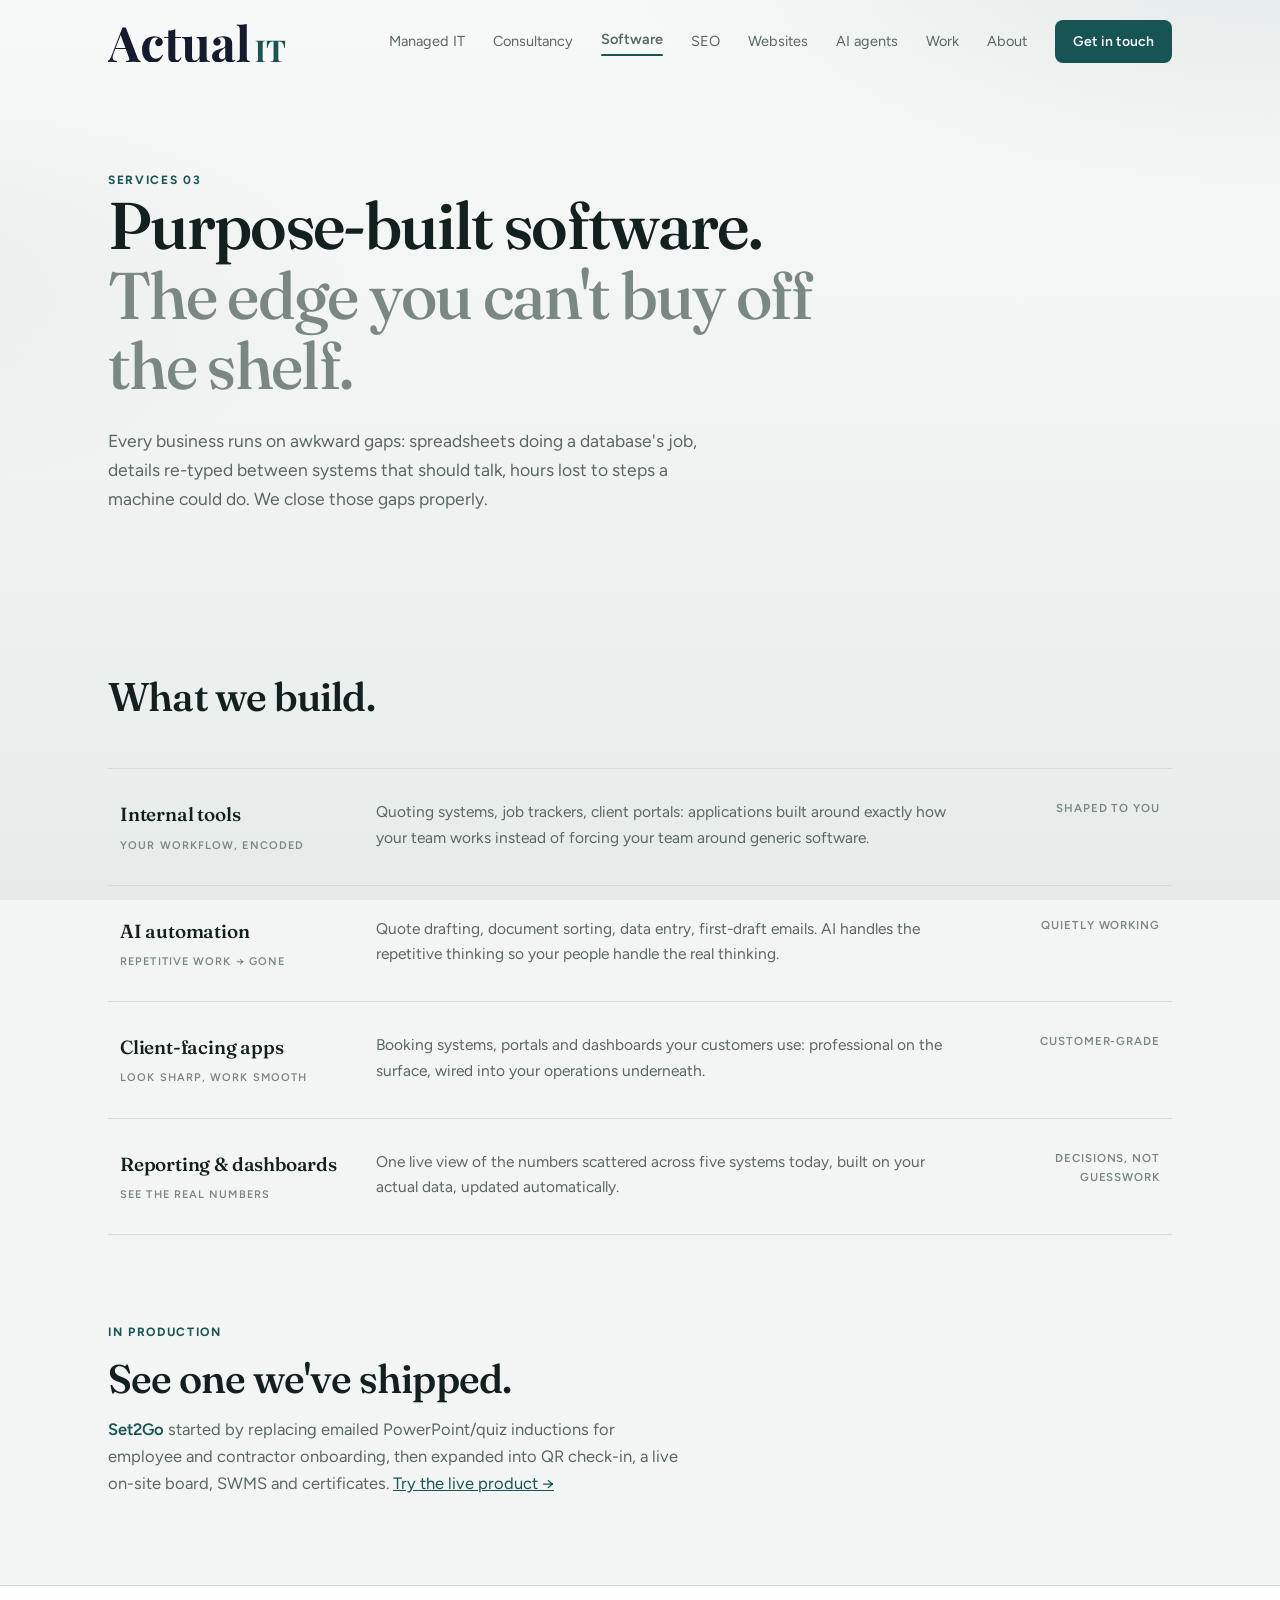
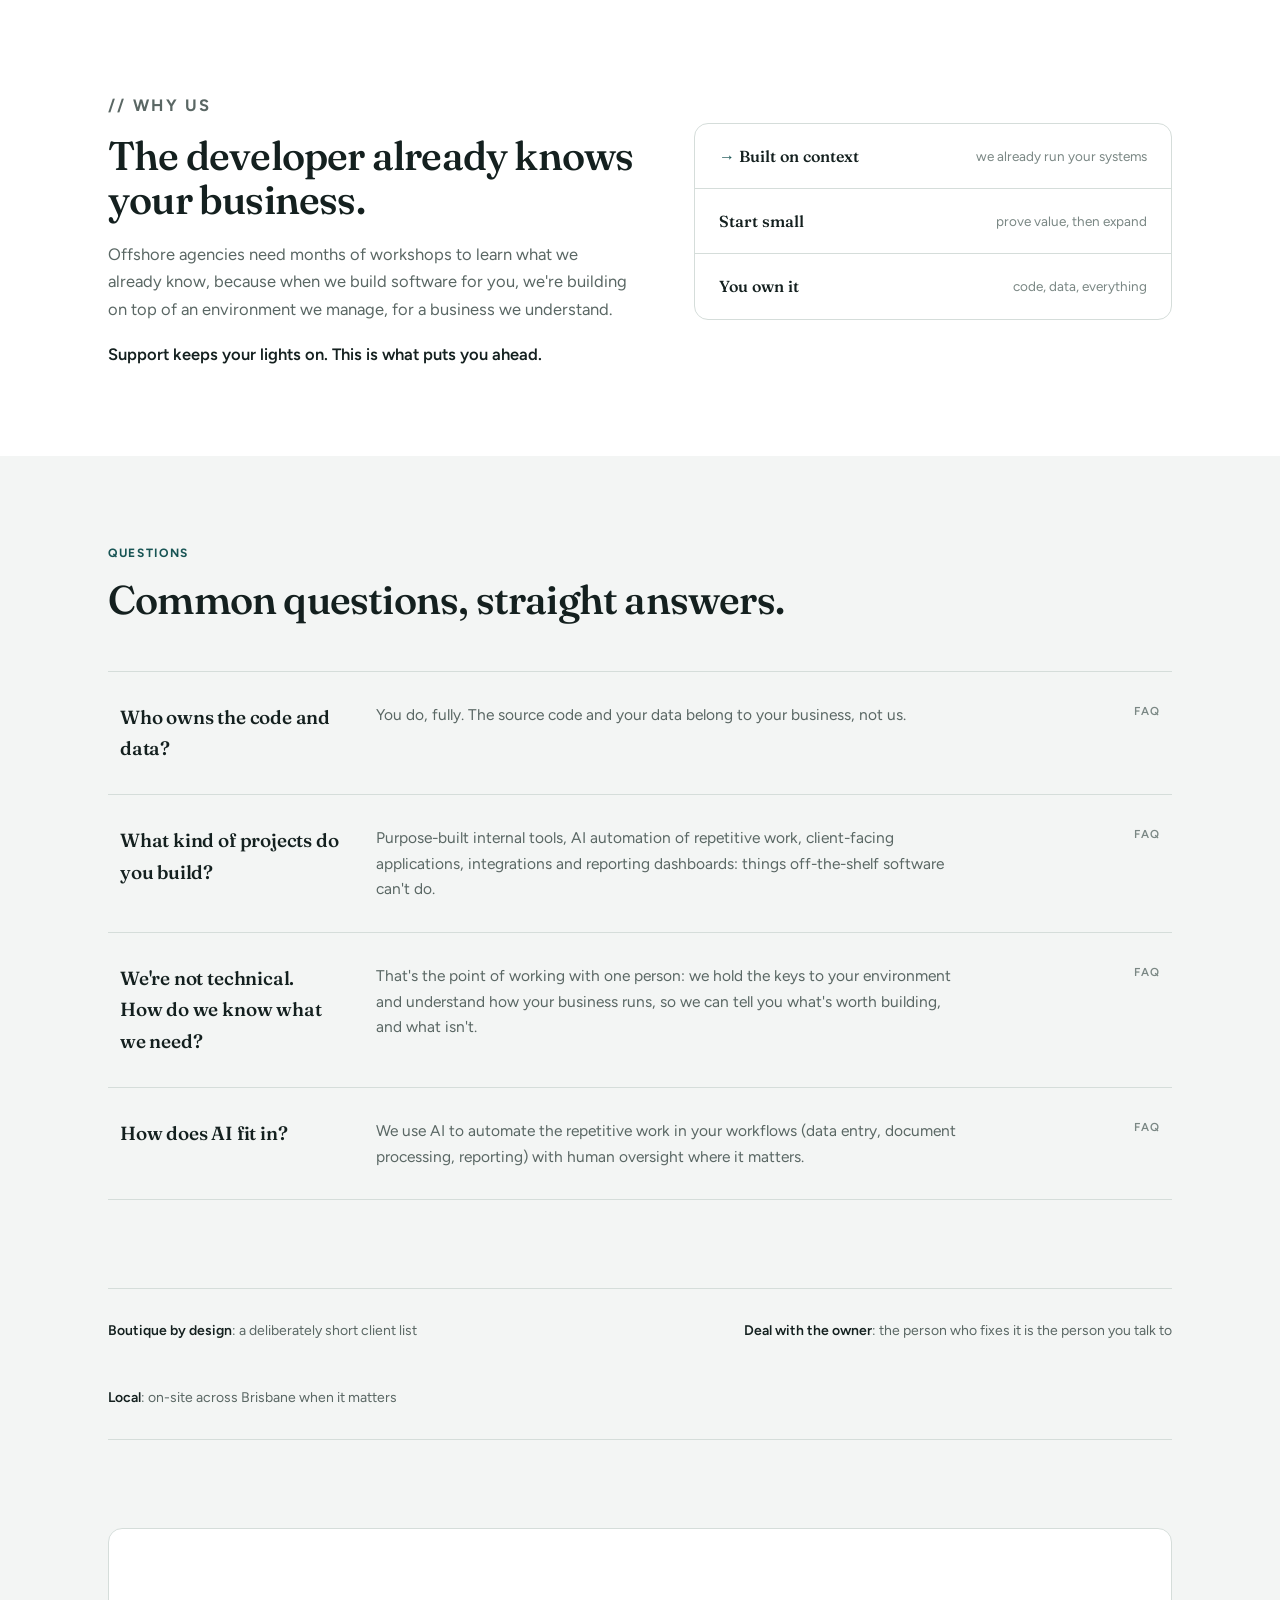
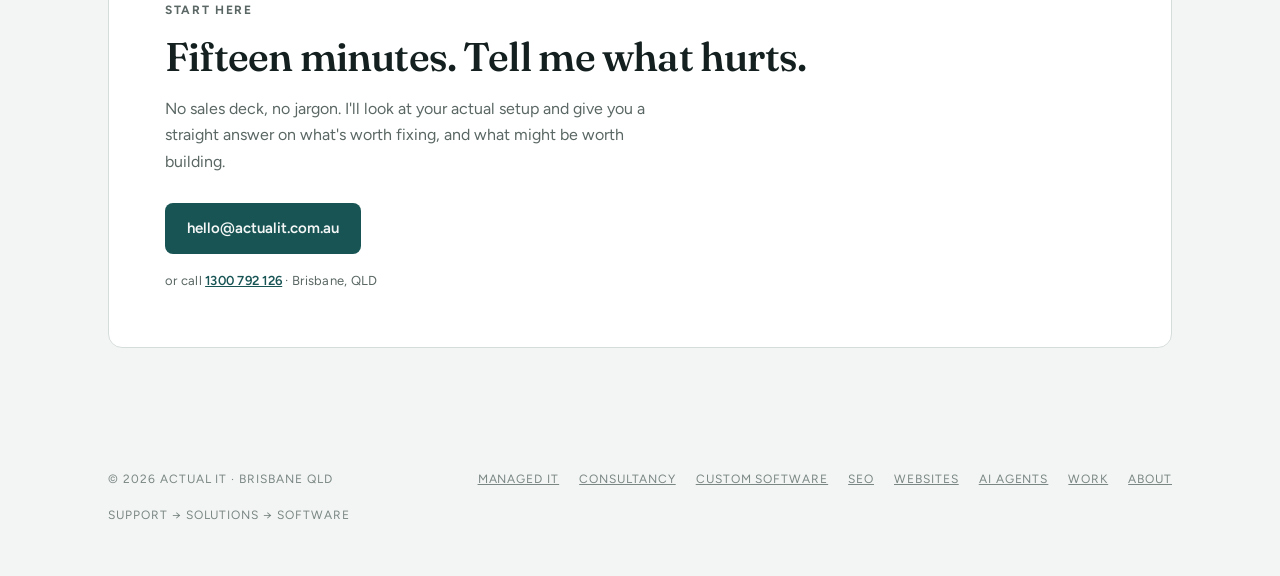
<file: services/custom-software.html>
<!DOCTYPE html>
<html lang="en-AU">
<head>
<meta charset="UTF-8">
<meta name="viewport" content="width=device-width, initial-scale=1.0">
<title>Custom Software & AI Automation Brisbane | Actual IT</title>
<meta name="description" content="Purpose-built software and AI automation for Brisbane businesses. Custom apps, integrations and dashboards shaped to your exact workflow, built by the same person who runs your IT.">
<link rel="canonical" href="https://actualit.com.au/services/custom-software">
<meta property="og:type" content="website">
<meta property="og:title" content="Custom Software Development Brisbane | Actual IT">
<meta property="og:description" content="Purpose-built software and AI automation for Brisbane businesses. Custom apps, integrations and dashboards shaped to your exact workflow, built by the same person who runs your IT.">
<meta property="og:url" content="https://actualit.com.au/services/custom-software">
<meta property="og:locale" content="en_AU">
<meta property="og:image" content="https://actualit.com.au/assets/og-image.png">
<meta property="og:image:alt" content="Actual IT: boutique IT support, consultancy and custom software for Brisbane businesses.">
<meta property="og:image:width" content="1600">
<meta property="og:image:height" content="900">
<meta name="twitter:card" content="summary_large_image">

<meta name="geo.region" content="AU-QLD">
<meta name="geo.placename" content="Brisbane">
<link rel="icon" type="image/svg+xml" href="/favicon.svg?v=2">
<link rel="preconnect" href="https://fonts.googleapis.com">
<link rel="preconnect" href="https://fonts.gstatic.com" crossorigin>
<link href="https://fonts.googleapis.com/css2?family=Figtree:wght@400;500;600;700&family=Fraunces:opsz,wght@9..144,500;9..144,550;9..144,600&display=swap" rel="stylesheet">
<link rel="stylesheet" href="/styles.css">
<script type="application/ld+json">
{
  "@context": "https://schema.org",
  "@type": "Service",
  "name": "Custom Software Development Brisbane",
  "serviceType": "Custom Software Development",
  "description": "Purpose-built software and AI automation for Brisbane businesses: custom applications shaped to your exact workflow.",
  "url": "https://actualit.com.au/services/custom-software",
  "provider": {"@id": "https://actualit.com.au/#business"},
  "areaServed": {"@type": "City", "name": "Brisbane"}
}
</script>

<script type="application/ld+json">
{
  "@context": "https://schema.org",
  "@type": "FAQPage",
  "mainEntity": [
    {
      "@type": "Question",
      "name": "Who owns the code and data?",
      "acceptedAnswer": {
        "@type": "Answer",
        "text": "You do \u2014 fully. The source code and your data belong to your business, not us."
      }
    },
    {
      "@type": "Question",
      "name": "What kind of projects do you build?",
      "acceptedAnswer": {
        "@type": "Answer",
        "text": "Purpose-built internal tools, AI automation of repetitive work, client-facing applications, integrations and reporting dashboards \u2014 things off-the-shelf software can't do."
      }
    },
    {
      "@type": "Question",
      "name": "We're not technical. How do we know what we need?",
      "acceptedAnswer": {
        "@type": "Answer",
        "text": "That's the point of working with one person: we hold the keys to your environment and understand how your business runs, so we can tell you what's worth building \u2014 and what isn't."
      }
    },
    {
      "@type": "Question",
      "name": "How does AI fit in?",
      "acceptedAnswer": {
        "@type": "Answer",
        "text": "We use AI to automate the repetitive work in your workflows \u2014 data entry, document processing, reporting \u2014 with human oversight where it matters."
      }
    }
  ]
}
</script>
</head>
<body>


<div class="wrap">
  <nav>
    <a class="skip" href="#main">Skip to content</a>
    <a class="brand" href="/">
      <img class="brand-logo" src="/assets/logo.svg?v=2" alt="Actual IT" width="132" height="47">
    </a>
    <button class="nav-toggle" aria-expanded="false" aria-controls="site-nav">Menu</button>
    <div class="nav-right" id="site-nav">
      <a class="link" href="/services/managed-it-support">Managed IT</a>
      <a class="link" href="/services/consultancy">Consultancy</a>
      <a class="link" href="/services/custom-software" aria-current="page">Software</a>
      <a class="link" href="/services/seo">SEO</a>
      <a class="link" href="/services/websites">Websites</a>
      <a class="link" href="/services/ai-agents">AI agents</a>
      <a class="link" href="/work/">Work</a>
      <a class="link" href="/about/">About</a>
      <a class="nav-cta" href="/contact/">Get in touch</a>
    </div>
  </nav>
</div>


<main id="main">

<header class="hero" style="padding-bottom:60px;">
  <div class="wrap">
    <p class="sec-label">Services 03</p>
    <h1>Purpose-built software.<br><span class="dim">The edge you can't buy off the shelf.</span></h1>
    <p class="hero-sub">
      Every business runs on awkward gaps: spreadsheets doing a database's job, details re-typed between
      systems that should talk, hours lost to steps a machine could do. We close those gaps properly.
    </p>
  </div>
</header>

<section>
  <div class="wrap">
    <div class="sec-head">
      <h2>What we build.</h2>
    </div>
    <div class="ledger">
      <div class="ledger-row">
        <span class="ledger-name">Internal tools<small>your workflow, encoded</small></span>
        <p class="ledger-desc">Quoting systems, job trackers, client portals: applications built around exactly how your team works instead of forcing your team around generic software.</p>
        <span class="ledger-meta">shaped to you</span>
      </div>
      <div class="ledger-row">
        <span class="ledger-name">AI automation<small>repetitive work → gone</small></span>
        <p class="ledger-desc">Quote drafting, document sorting, data entry, first-draft emails. AI handles the repetitive thinking so your people handle the real thinking.</p>
        <span class="ledger-meta">quietly working</span>
      </div>
      <div class="ledger-row">
        <span class="ledger-name">Client-facing apps<small>look sharp, work smooth</small></span>
        <p class="ledger-desc">Booking systems, portals and dashboards your customers use: professional on the surface, wired into your operations underneath.</p>
        <span class="ledger-meta">customer-grade</span>
      </div>
      <div class="ledger-row">
        <span class="ledger-name">Reporting &amp; dashboards<small>see the real numbers</small></span>
        <p class="ledger-desc">One live view of the numbers scattered across five systems today, built on your actual data, updated automatically.</p>
        <span class="ledger-meta">decisions, not guesswork</span>
      </div>
    </div>
  </div>
</section>

<section style="padding-top:0;">
  <div class="wrap">
    <div class="sec-head">
      <p class="sec-label">In production</p>
      <h2>See one we've shipped.</h2>
      <p class="sec-note">
        <a href="/work/#settogo" style="color:var(--accent); font-weight:600; text-decoration:none;">Set2Go</a>
        started by replacing emailed PowerPoint/quiz inductions for employee and contractor onboarding, then expanded into QR check-in, a live on-site board, SWMS and certificates.
        <a href="https://settogo.com.au" target="_blank" rel="noopener" style="color:var(--accent);">Try the live product →</a>
      </p>
    </div>
  </div>
</section>

<section style="border-top:1px solid var(--border); background:var(--panel);">
  <div class="wrap pitch">
    <div>
      <p class="sec-label">// Why us</p>
      <h2>The developer already knows your business.</h2>
      <p>Offshore agencies need months of workshops to learn what we already know, because when we build software for you, we're building on top of an environment we manage, for a business we understand.</p>
      <p><strong>Support keeps your lights on. This is what puts you ahead.</strong></p>
    </div>
    <div class="stack" aria-hidden="true">
      <div class="stack-item hot"><span class="s-name">Built on context</span><span class="s-desc">we already run your systems</span></div>
      <div class="stack-item"><span class="s-name">Start small</span><span class="s-desc">prove value, then expand</span></div>
      <div class="stack-item"><span class="s-name">You own it</span><span class="s-desc">code, data, everything</span></div>
    </div>
  </div>
</section>


<section id="faq">
  <div class="wrap">
    <div class="sec-head">
      <p class="sec-label">Questions</p>
      <h2>Common questions, straight answers.</h2>
    </div>
    <div class="ledger">
      <div class="ledger-row">
        <span class="ledger-name">Who owns the code and data?</span>
        <p class="ledger-desc">You do, fully. The source code and your data belong to your business, not us.</p>
        <span class="ledger-meta">FAQ</span>
      </div>
      <div class="ledger-row">
        <span class="ledger-name">What kind of projects do you build?</span>
        <p class="ledger-desc">Purpose-built internal tools, AI automation of repetitive work, client-facing applications, integrations and reporting dashboards: things off-the-shelf software can't do.</p>
        <span class="ledger-meta">FAQ</span>
      </div>
      <div class="ledger-row">
        <span class="ledger-name">We're not technical. How do we know what we need?</span>
        <p class="ledger-desc">That's the point of working with one person: we hold the keys to your environment and understand how your business runs, so we can tell you what's worth building, and what isn't.</p>
        <span class="ledger-meta">FAQ</span>
      </div>
      <div class="ledger-row">
        <span class="ledger-name">How does AI fit in?</span>
        <p class="ledger-desc">We use AI to automate the repetitive work in your workflows (data entry, document processing, reporting) with human oversight where it matters.</p>
        <span class="ledger-meta">FAQ</span>
      </div>
    </div>
  </div>
</section>

<div class="wrap">
  <div class="trust">
    <div><b>Boutique by design</b>: a deliberately short client list</div>
    <div><b>Deal with the owner</b>: the person who fixes it is the person you talk to</div>
    <div><b>Local</b>: on-site across Brisbane when it matters</div>
  </div>
</div>

<section id="contact">
  <div class="wrap">
    <div class="contact-box">
      <p class="sec-label">Start here</p>
      <h2>Fifteen minutes. Tell me what hurts.</h2>
      <p>No sales deck, no jargon. I'll look at your actual setup and give you a straight answer on what's worth fixing, and what might be worth building.</p>
      <a class="btn btn-solid" href="mailto:hello@actualit.com.au">hello@actualit.com.au</a>
      <p class="contact-alt">or call <a href="tel:1300792126">1300 792 126</a> &middot; Brisbane, QLD</p>
    </div>
  </div>
</section>

</main>


<div class="wrap">
  <footer style="flex-wrap:wrap; gap:16px;">
    <span>&copy; 2026 ACTUAL IT &middot; BRISBANE QLD</span>
    <span style="display:flex; gap:20px; flex-wrap:wrap;">
      <a href="/services/managed-it-support" style="color:inherit;">Managed IT</a>
      <a href="/services/consultancy" style="color:inherit;">Consultancy</a>
      <a href="/services/custom-software" style="color:inherit;">Custom Software</a>
      <a href="/services/seo" style="color:inherit;">SEO</a>
      <a href="/services/websites" style="color:inherit;">Websites</a>
      <a href="/services/ai-agents" style="color:inherit;">AI agents</a>
      <a href="/work/" style="color:inherit;">Work</a>
      <a href="/about/" style="color:inherit;">About</a>
    </span>
    <span>SUPPORT &rarr; SOLUTIONS &rarr; SOFTWARE</span>
  </footer>
</div>


<script>
  (function () {
    var btn = document.querySelector('.nav-toggle');
    var nav = document.getElementById('site-nav');
    if (!btn || !nav) return;
    btn.addEventListener('click', function () {
      var open = nav.classList.toggle('open');
      btn.setAttribute('aria-expanded', open ? 'true' : 'false');
    });
  })();
</script>

</body>
</html>
</file>
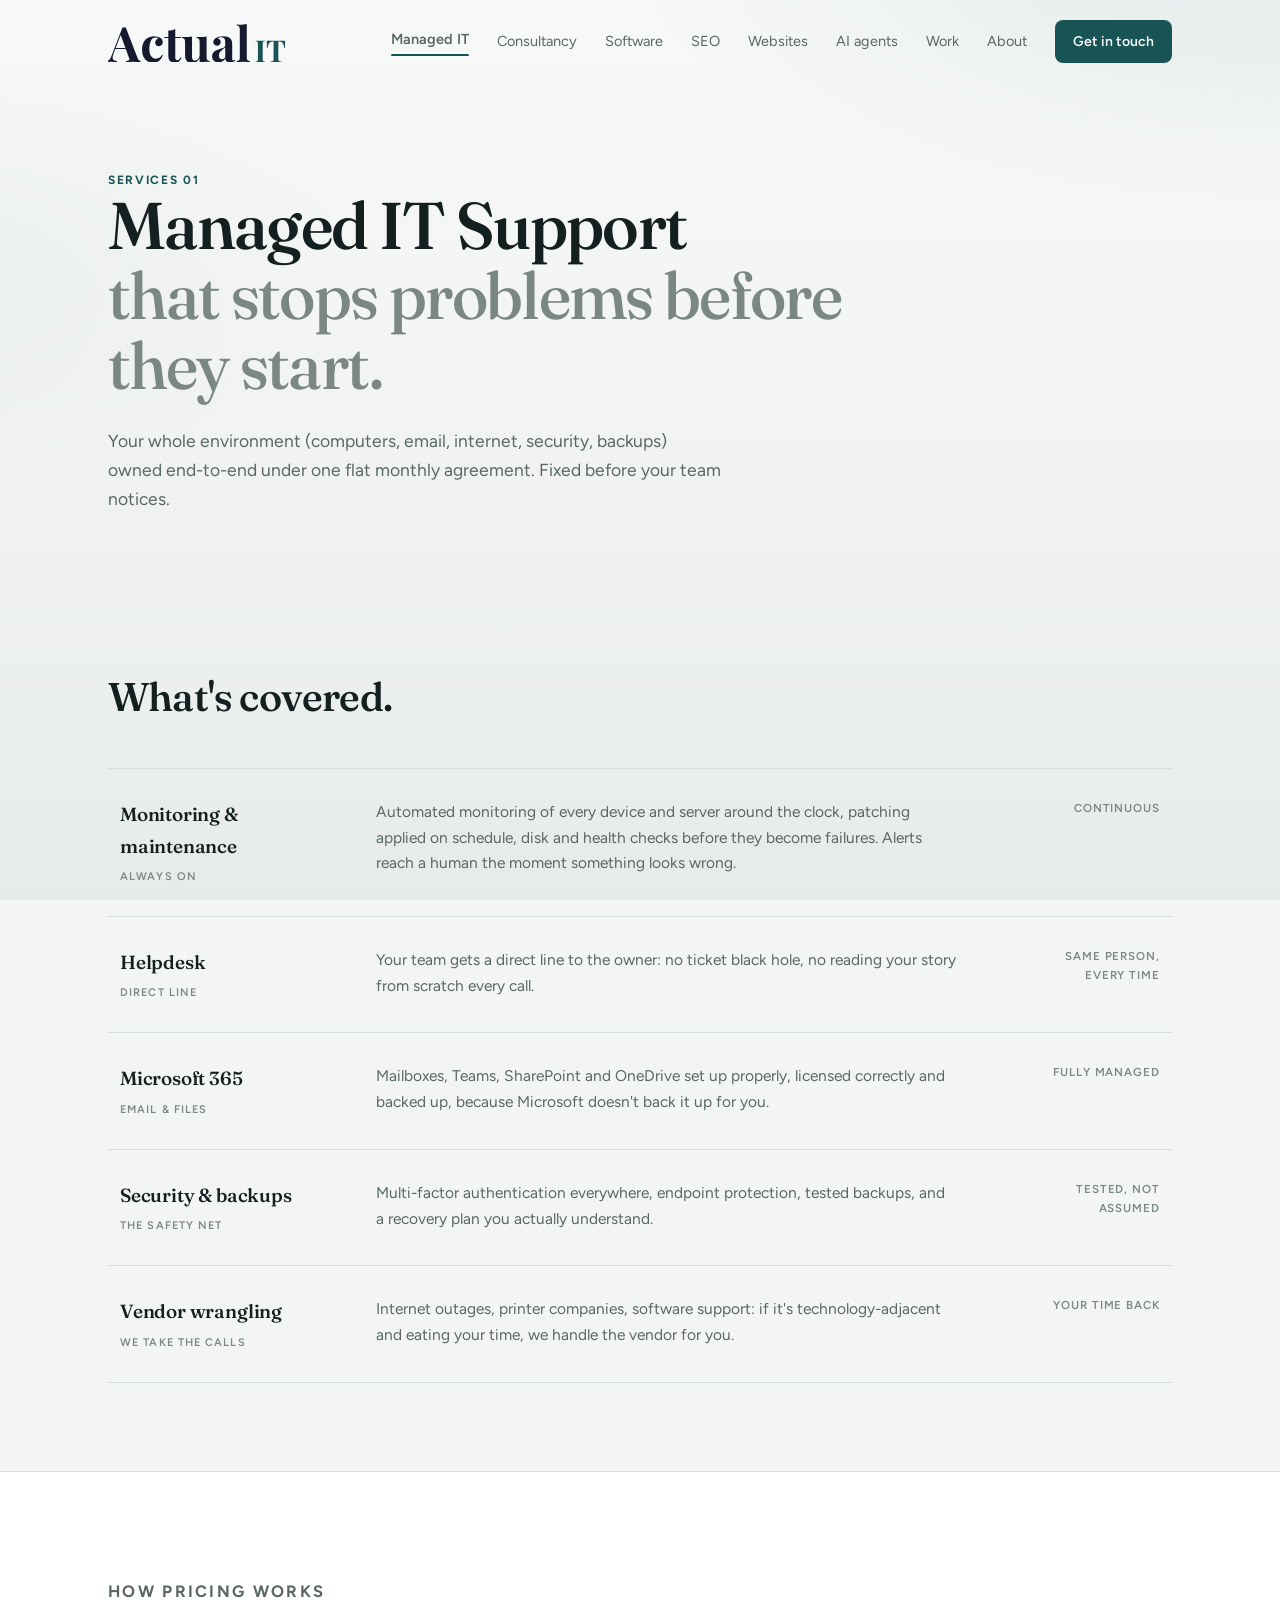
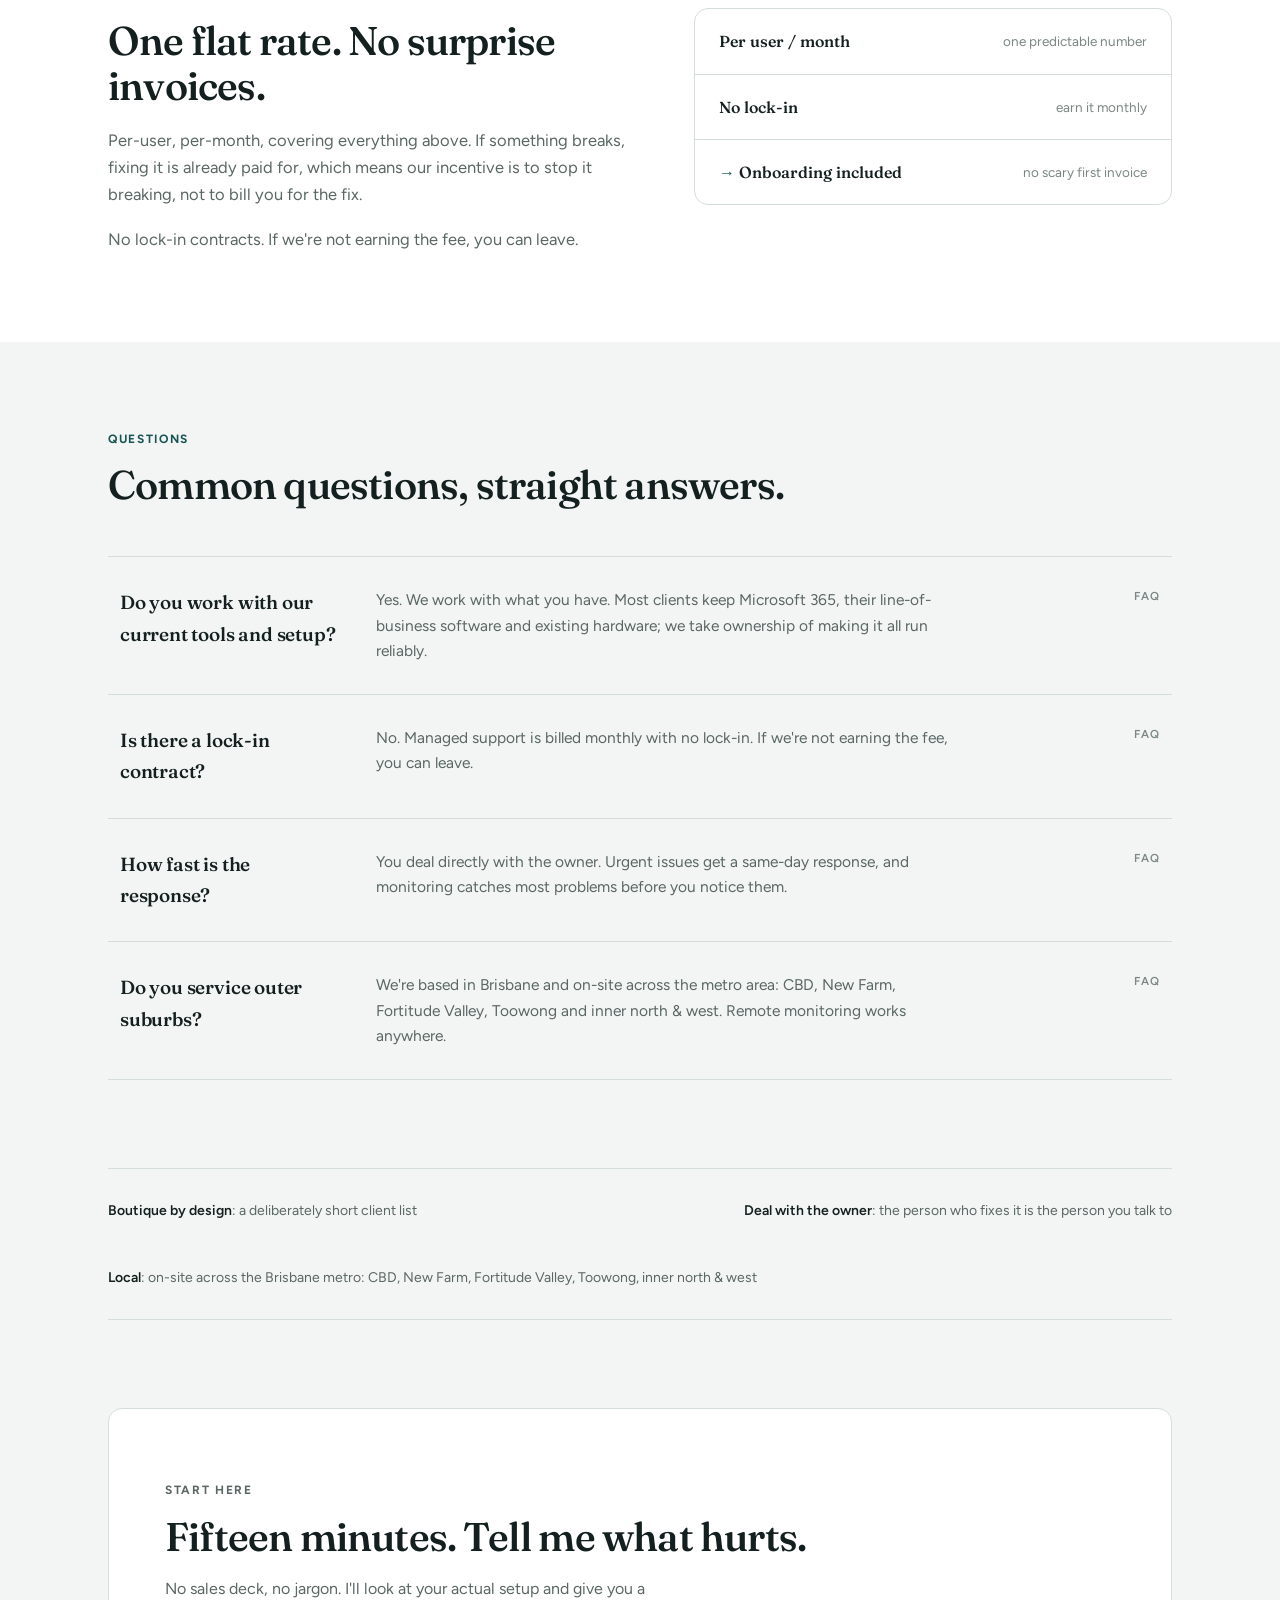
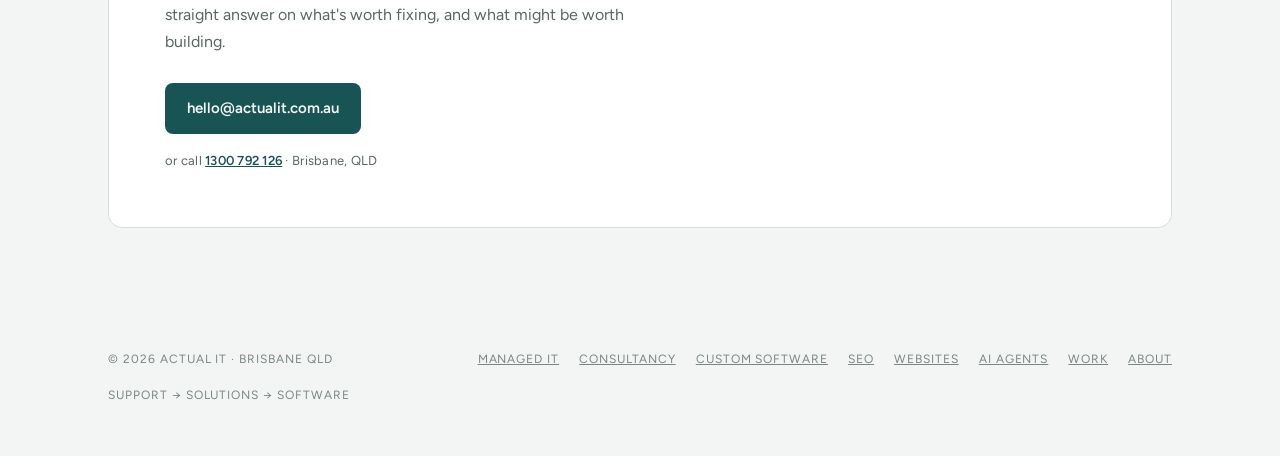
<file: services/managed-it-support.html>
<!DOCTYPE html>
<html lang="en-AU">
<head>
<meta charset="UTF-8">
<meta name="viewport" content="width=device-width, initial-scale=1.0">
<title>Managed IT Support Brisbane | Flat-Rate IT Care | Actual IT</title>
<meta name="description" content="Flat-rate managed IT support for Brisbane businesses. Monitoring, patching, Microsoft 365, security and backups, owned end-to-end. Deal directly with the owner.">
<link rel="canonical" href="https://actualit.com.au/services/managed-it-support">
<meta property="og:type" content="website">
<meta property="og:title" content="Managed IT Support Brisbane | Actual IT">
<meta property="og:description" content="Flat-rate managed IT support for Brisbane businesses. Monitoring, patching, Microsoft 365, security and backups, owned end-to-end. Deal directly with the owner.">
<meta property="og:url" content="https://actualit.com.au/services/managed-it-support">
<meta property="og:locale" content="en_AU">
<meta property="og:image" content="https://actualit.com.au/assets/og-image.png">
<meta property="og:image:alt" content="Actual IT: boutique IT support, consultancy and custom software for Brisbane businesses.">
<meta property="og:image:width" content="1600">
<meta property="og:image:height" content="900">
<meta name="twitter:card" content="summary_large_image">

<meta name="geo.region" content="AU-QLD">
<meta name="geo.placename" content="Brisbane">
<link rel="icon" type="image/svg+xml" href="/favicon.svg?v=2">
<link rel="preconnect" href="https://fonts.googleapis.com">
<link rel="preconnect" href="https://fonts.gstatic.com" crossorigin>
<link href="https://fonts.googleapis.com/css2?family=Figtree:wght@400;500;600;700&family=Fraunces:opsz,wght@9..144,500;9..144,550;9..144,600&display=swap" rel="stylesheet">
<link rel="stylesheet" href="/styles.css">
<script type="application/ld+json">
{
  "@context": "https://schema.org",
  "@type": "Service",
  "name": "Managed IT Support Brisbane",
  "serviceType": "Managed Service Provider",
  "description": "Flat-rate managed IT support for Brisbane small businesses: monitoring, patching, backups and security handled proactively.",
  "url": "https://actualit.com.au/services/managed-it-support",
  "provider": {"@id": "https://actualit.com.au/#business"},
  "areaServed": {"@type": "City", "name": "Brisbane"}
}
</script>

<script type="application/ld+json">
{
  "@context": "https://schema.org",
  "@type": "FAQPage",
  "mainEntity": [
    {
      "@type": "Question",
      "name": "Do you work with our current tools and setup?",
      "acceptedAnswer": {
        "@type": "Answer",
        "text": "Yes \u2014 we work with what you have. Most clients keep Microsoft 365, their line-of-business software and existing hardware; we take ownership of making it all run reliably."
      }
    },
    {
      "@type": "Question",
      "name": "Is there a lock-in contract?",
      "acceptedAnswer": {
        "@type": "Answer",
        "text": "No. Managed support is billed monthly with no lock-in. If we're not earning the fee, you can leave."
      }
    },
    {
      "@type": "Question",
      "name": "How fast is the response?",
      "acceptedAnswer": {
        "@type": "Answer",
        "text": "You deal directly with the owner \u2014 urgent issues get a same-day response, and monitoring catches most problems before you notice them."
      }
    },
    {
      "@type": "Question",
      "name": "Do you service outer suburbs?",
      "acceptedAnswer": {
        "@type": "Answer",
        "text": "We're based in Brisbane and on-site across the metro area \u2014 CBD, New Farm, Fortitude Valley, Toowong and inner north & west. Remote monitoring works anywhere."
      }
    }
  ]
}
</script>
</head>
<body>


<div class="wrap">
  <nav>
    <a class="skip" href="#main">Skip to content</a>
    <a class="brand" href="/">
      <img class="brand-logo" src="/assets/logo.svg?v=2" alt="Actual IT" width="132" height="47">
    </a>
    <button class="nav-toggle" aria-expanded="false" aria-controls="site-nav">Menu</button>
    <div class="nav-right" id="site-nav">
      <a class="link" href="/services/managed-it-support" aria-current="page">Managed IT</a>
      <a class="link" href="/services/consultancy">Consultancy</a>
      <a class="link" href="/services/custom-software">Software</a>
      <a class="link" href="/services/seo">SEO</a>
      <a class="link" href="/services/websites">Websites</a>
      <a class="link" href="/services/ai-agents">AI agents</a>
      <a class="link" href="/work/">Work</a>
      <a class="link" href="/about/">About</a>
      <a class="nav-cta" href="/contact/">Get in touch</a>
    </div>
  </nav>
</div>


<main id="main">

<header class="hero" style="padding-bottom:60px;">
  <div class="wrap">
    <p class="sec-label">Services 01</p>
    <h1>Managed IT Support<br><span class="dim">that stops problems before they start.</span></h1>
    <p class="hero-sub">
      Your whole environment (computers, email, internet, security, backups) owned end-to-end
      under one flat monthly agreement. Fixed before your team notices.
    </p>
  </div>
</header>

<section>
  <div class="wrap">
    <div class="sec-head">
      <h2>What's covered.</h2>
    </div>
    <div class="ledger">
      <div class="ledger-row">
        <span class="ledger-name">Monitoring &amp; maintenance<small>always on</small></span>
        <p class="ledger-desc">Automated monitoring of every device and server around the clock, patching applied on schedule, disk and health checks before they become failures. Alerts reach a human the moment something looks wrong.</p>
        <span class="ledger-meta">continuous</span>
      </div>
      <div class="ledger-row">
        <span class="ledger-name">Helpdesk<small>direct line</small></span>
        <p class="ledger-desc">Your team gets a direct line to the owner: no ticket black hole, no reading your story from scratch every call.</p>
        <span class="ledger-meta">same person, every time</span>
      </div>
      <div class="ledger-row">
        <span class="ledger-name">Microsoft 365<small>email &amp; files</small></span>
        <p class="ledger-desc">Mailboxes, Teams, SharePoint and OneDrive set up properly, licensed correctly and backed up, because Microsoft doesn't back it up for you.</p>
        <span class="ledger-meta">fully managed</span>
      </div>
      <div class="ledger-row">
        <span class="ledger-name">Security &amp; backups<small>the safety net</small></span>
        <p class="ledger-desc">Multi-factor authentication everywhere, endpoint protection, tested backups, and a recovery plan you actually understand.</p>
        <span class="ledger-meta">tested, not assumed</span>
      </div>
      <div class="ledger-row">
        <span class="ledger-name">Vendor wrangling<small>we take the calls</small></span>
        <p class="ledger-desc">Internet outages, printer companies, software support: if it's technology-adjacent and eating your time, we handle the vendor for you.</p>
        <span class="ledger-meta">your time back</span>
      </div>
    </div>
  </div>
</section>

<section style="border-top:1px solid var(--border); background:var(--panel);">
  <div class="wrap pitch">
    <div>
      <p class="sec-label">How pricing works</p>
      <h2>One flat rate. No surprise invoices.</h2>
      <p>Per-user, per-month, covering everything above. If something breaks, fixing it is already paid for, which means our incentive is to stop it breaking, not to bill you for the fix.</p>
      <p>No lock-in contracts. If we're not earning the fee, you can leave.</p>
    </div>
    <div class="stack" aria-hidden="true">
      <div class="stack-item"><span class="s-name">Per user / month</span><span class="s-desc">one predictable number</span></div>
      <div class="stack-item"><span class="s-name">No lock-in</span><span class="s-desc">earn it monthly</span></div>
      <div class="stack-item hot"><span class="s-name">Onboarding included</span><span class="s-desc">no scary first invoice</span></div>
    </div>
  </div>
</section>


<section id="faq">
  <div class="wrap">
    <div class="sec-head">
      <p class="sec-label">Questions</p>
      <h2>Common questions, straight answers.</h2>
    </div>
    <div class="ledger">
      <div class="ledger-row">
        <span class="ledger-name">Do you work with our current tools and setup?</span>
        <p class="ledger-desc">Yes. We work with what you have. Most clients keep Microsoft 365, their line-of-business software and existing hardware; we take ownership of making it all run reliably.</p>
        <span class="ledger-meta">FAQ</span>
      </div>
      <div class="ledger-row">
        <span class="ledger-name">Is there a lock-in contract?</span>
        <p class="ledger-desc">No. Managed support is billed monthly with no lock-in. If we're not earning the fee, you can leave.</p>
        <span class="ledger-meta">FAQ</span>
      </div>
      <div class="ledger-row">
        <span class="ledger-name">How fast is the response?</span>
        <p class="ledger-desc">You deal directly with the owner. Urgent issues get a same-day response, and monitoring catches most problems before you notice them.</p>
        <span class="ledger-meta">FAQ</span>
      </div>
      <div class="ledger-row">
        <span class="ledger-name">Do you service outer suburbs?</span>
        <p class="ledger-desc">We're based in Brisbane and on-site across the metro area: CBD, New Farm, Fortitude Valley, Toowong and inner north & west. Remote monitoring works anywhere.</p>
        <span class="ledger-meta">FAQ</span>
      </div>
    </div>
  </div>
</section>

<div class="wrap">
  <div class="trust">
    <div><b>Boutique by design</b>: a deliberately short client list</div>
    <div><b>Deal with the owner</b>: the person who fixes it is the person you talk to</div>
    <div><b>Local</b>: on-site across the Brisbane metro: CBD, New Farm, Fortitude Valley, Toowong, inner north &amp; west</div>
  </div>
</div>

<section id="contact">
  <div class="wrap">
    <div class="contact-box">
      <p class="sec-label">Start here</p>
      <h2>Fifteen minutes. Tell me what hurts.</h2>
      <p>No sales deck, no jargon. I'll look at your actual setup and give you a straight answer on what's worth fixing, and what might be worth building.</p>
      <a class="btn btn-solid" href="mailto:hello@actualit.com.au">hello@actualit.com.au</a>
      <p class="contact-alt">or call <a href="tel:1300792126">1300 792 126</a> &middot; Brisbane, QLD</p>
    </div>
  </div>
</section>

</main>


<div class="wrap">
  <footer style="flex-wrap:wrap; gap:16px;">
    <span>&copy; 2026 ACTUAL IT &middot; BRISBANE QLD</span>
    <span style="display:flex; gap:20px; flex-wrap:wrap;">
      <a href="/services/managed-it-support" style="color:inherit;">Managed IT</a>
      <a href="/services/consultancy" style="color:inherit;">Consultancy</a>
      <a href="/services/custom-software" style="color:inherit;">Custom Software</a>
      <a href="/services/seo" style="color:inherit;">SEO</a>
      <a href="/services/websites" style="color:inherit;">Websites</a>
      <a href="/services/ai-agents" style="color:inherit;">AI agents</a>
      <a href="/work/" style="color:inherit;">Work</a>
      <a href="/about/" style="color:inherit;">About</a>
    </span>
    <span>SUPPORT &rarr; SOLUTIONS &rarr; SOFTWARE</span>
  </footer>
</div>


<script>
  (function () {
    var btn = document.querySelector('.nav-toggle');
    var nav = document.getElementById('site-nav');
    if (!btn || !nav) return;
    btn.addEventListener('click', function () {
      var open = nav.classList.toggle('open');
      btn.setAttribute('aria-expanded', open ? 'true' : 'false');
    });
  })();
</script>

</body>
</html>
</file>
<file: styles.css>
:root {
  --bg: #F3F5F4;
  --bg-deep: #E6EBE9;
  --panel: #FFFFFF;
  --border: #D5DDDA;
  --text: #14201F;
  --muted: #5A6764;
  --faint: #7A8784;
  --accent: #185454;
  --accent-bright: #1E6F6F;
  --accent-soft: rgba(24, 84, 84, 0.12);
  --ink: #0E1716;
  --bone: #F4F7F6;
  --serif: "Fraunces", "Iowan Old Style", Georgia, serif;
  --sans: "Figtree", "Segoe UI", system-ui, sans-serif;
  --radius: 8px;
  --radius-lg: 14px;
  --shadow: 0 1px 0 rgba(14, 23, 22, 0.04), 0 18px 40px rgba(14, 23, 22, 0.06);
}

* { box-sizing: border-box; margin: 0; padding: 0; }

body {
  background: var(--bg);
  color: var(--text);
  font-family: var(--sans);
  font-size: 16px;
  line-height: 1.65;
  -webkit-font-smoothing: antialiased;
}

body::before {
  content: "";
  position: fixed;
  inset: 0;
  pointer-events: none;
  z-index: -1;
  background:
    radial-gradient(90vw 55vh at 100% -10%, rgba(24, 84, 84, 0.10), transparent 60%),
    radial-gradient(70vw 45vh at -10% 30%, rgba(24, 84, 84, 0.05), transparent 55%),
    linear-gradient(180deg, #F7F9F8 0%, var(--bg) 38%, var(--bg-deep) 100%);
}

::selection { background: var(--accent); color: var(--bone); }

.wrap { max-width: 1120px; margin: 0 auto; padding: 0 28px; }

.skip {
  position: absolute; left: -999px; top: 0; z-index: 100;
  background: var(--accent); color: var(--bone);
  padding: 10px 18px; border-radius: 0 0 var(--radius) 0;
  font-size: 14px; text-decoration: none;
}
.skip:focus { left: 0; }

a:focus-visible, button:focus-visible {
  outline: 2px solid var(--accent); outline-offset: 3px; border-radius: 4px;
}

.nav-right a[aria-current="page"] { color: var(--text); font-weight: 600; }
.nav-right a.link[aria-current="page"]::after {
  content: ""; display: block; height: 2px; background: var(--accent);
  border-radius: 2px; margin-top: 2px;
}

/* nav */
nav {
  display: flex; justify-content: space-between; align-items: center;
  padding: 20px 0;
}
.brand { display: flex; align-items: center; text-decoration: none; }
.brand-logo { height: 40px; width: auto; display: block; }
.nav-right { display: flex; gap: 28px; align-items: center; }
@media (max-width: 980px) and (min-width: 761px) {
  .nav-right { gap: 16px; }
  .nav-cta { padding: 8px 12px; }
}
@media (max-width: 820px) and (min-width: 761px) {
  .nav-right { gap: 12px; }
  .nav-cta { padding: 8px 10px; font-size: 13px; }
}
.nav-right a.link {
  color: var(--muted); text-decoration: none; font-size: 14.5px;
  transition: color .15s;
}
.nav-right a.link:hover { color: var(--text); }
.nav-cta {
  font-size: 14px; font-weight: 600; text-decoration: none;
  background: var(--accent); color: var(--bone) !important;
  padding: 10px 18px; border-radius: var(--radius); transition: background .15s;
}
.nav-cta:hover { background: var(--ink); }

.nav-toggle { display: none; }
@media (max-width: 760px) {
  .nav-right {
    position: fixed; inset: 0 0 auto 0; background: var(--bg);
    flex-direction: column; align-items: flex-start; gap: 20px;
    padding: 84px 28px 32px; border-bottom: 1px solid var(--border);
    transform: translateY(-110%); transition: transform .22s ease; z-index: 90;
  }
  .nav-right.open { transform: translateY(0); }
  .nav-right a.link { font-size: 18px; }
  .nav-toggle {
    display: block; background: none; border: 1px solid var(--border);
    border-radius: var(--radius); padding: 8px 12px; font-size: 15px;
    color: var(--text); cursor: pointer; z-index: 95;
  }
  .brand { position: relative; z-index: 96; }
  nav { position: relative; }
}

/* buttons */
.btn {
  font-size: 15px; font-weight: 600; text-decoration: none;
  padding: 13px 22px; border-radius: var(--radius); transition: all .18s ease;
  display: inline-flex; align-items: center; gap: 8px;
}
.btn-solid {
  background: var(--accent); color: var(--bone);
}
.btn-solid:hover {
  background: var(--ink); transform: translateY(-1px);
}
.btn-text { color: var(--text); font-weight: 600; padding-left: 4px; }
.btn-text:hover { color: var(--accent); }

/* ========== HOME HERO (proposed) ========== */
.hero-stage {
  padding: clamp(64px, 10vw, 112px) 0 clamp(56px, 8vw, 88px);
  border-bottom: 1px solid var(--border);
  animation: rise 0.7s ease both;
}

.hero-copy { max-width: 720px; }

.brand-hero {
  font-family: var(--serif);
  font-weight: 600;
  font-size: clamp(18px, 2vw, 22px);
  letter-spacing: -0.02em;
  color: var(--accent);
  margin-bottom: 22px;
}

.hero-stage h1 {
  font-family: var(--serif);
  font-weight: 550;
  font-variation-settings: "SOFT" 40, "WONK" 0.4;
  font-size: clamp(40px, 5.4vw, 66px);
  letter-spacing: -0.025em;
  line-height: 1.06;
  max-width: 18ch;
  color: var(--ink);
}

.hero-stage h1 .ok { color: var(--accent); }
.hero-stage h1 .dim { color: var(--faint); font-weight: 500; }

.hero-lede {
  margin-top: 22px;
  max-width: 52ch;
  color: var(--muted);
  font-size: clamp(17px, 1.5vw, 18.5px);
  line-height: 1.55;
}

.hero-stage .hero-actions { margin-top: 34px; }

@keyframes rise {
  from { opacity: 0; transform: translateY(14px); }
  to { opacity: 1; transform: translateY(0); }
}

/* Dual doors */
.doors {
  display: grid;
  grid-template-columns: 1fr 1fr;
  border-bottom: 1px solid var(--border);
}
.door {
  display: block;
  text-decoration: none;
  color: inherit;
  padding: clamp(36px, 5vw, 56px) clamp(28px, 4vw, 48px);
  transition: background .2s ease;
  border-right: 1px solid var(--border);
}
.door:last-child { border-right: none; }
.door:hover { background: rgba(255,255,255,0.55); }
.door-kicker {
  font-size: 12px; letter-spacing: 0.12em; text-transform: uppercase;
  color: var(--accent); font-weight: 700;
}
.door h2 {
  font-family: var(--serif);
  font-weight: 550;
  font-size: clamp(26px, 3vw, 34px);
  letter-spacing: -0.02em;
  line-height: 1.12;
  margin-top: 12px;
}
.door p {
  margin-top: 12px;
  color: var(--muted);
  font-size: 16px;
  max-width: 38ch;
}
.door-go {
  display: inline-block;
  margin-top: 22px;
  color: var(--accent);
  font-weight: 700;
  font-size: 14.5px;
}
@media (max-width: 760px) {
  .doors { grid-template-columns: 1fr; }
  .door { border-right: none; border-bottom: 1px solid var(--border); }
  .door:last-child { border-bottom: none; }
}

/* legacy hero (inner pages) */
.hero { padding: 88px 0 64px; }
.status-pill {
  display: inline-flex; align-items: center; gap: 9px;
  font-size: 12px; color: var(--muted); letter-spacing: 0.12em;
  text-transform: uppercase; font-weight: 500;
  border: 1px solid var(--border); border-radius: 99px; padding: 8px 16px;
  background: #fff; margin-bottom: 34px;
}
.pulse {
  width: 8px; height: 8px; border-radius: 50%;
  background: var(--accent-bright); animation: pulse 2.4s infinite;
}
@keyframes pulse { 0%,100% { opacity: 1; } 50% { opacity: .35; } }

h1 {
  font-family: var(--serif); font-weight: 550;
  font-size: clamp(40px, 5.4vw, 66px); letter-spacing: -0.025em;
  line-height: 1.06; max-width: 18ch;
}
h1 .ok { color: var(--accent); }
h1 .dim { color: var(--faint); font-weight: 500; }
.hero-sub { margin-top: 26px; max-width: 56ch; color: var(--muted); font-size: 17.5px; }
.hero-actions { margin-top: 38px; display: flex; gap: 16px; align-items: center; flex-wrap: wrap; }

/* "what it's like" panel */
.like {
  margin-top: 0; border: 1px solid var(--border); border-radius: var(--radius-lg);
  background: var(--panel); overflow: hidden;
}
.like-bar {
  display: flex; align-items: center; justify-content: space-between;
  padding: 14px 22px; border-bottom: 1px solid var(--border);
  font-size: 11.5px; letter-spacing: 0.12em; text-transform: uppercase;
  color: var(--faint); font-weight: 600;
}
.like-row {
  display: grid; grid-template-columns: 34px 1fr auto; gap: 16px;
  padding: 20px 24px; border-bottom: 1px solid var(--border); align-items: start;
}
.like-row:last-child { border-bottom: none; }
.like-check {
  width: 24px; height: 24px; border-radius: 50%; background: var(--accent-soft);
  color: var(--accent); display: flex; align-items: center; justify-content: center;
  font-size: 13px; font-weight: 700; margin-top: 2px;
}
.like-t { font-weight: 600; font-size: 15.5px; }
.like-d { color: var(--muted); font-size: 14.5px; margin-top: 2px; }
.like-meta {
  font-size: 11.5px; letter-spacing: 0.08em; text-transform: uppercase;
  color: var(--faint); white-space: nowrap; padding-top: 4px; font-weight: 600;
}

/* sections */
section { padding: 88px 0; }
.sec-head { max-width: 720px; }
.sec-label {
  font-size: 12px; color: var(--accent);
  letter-spacing: 0.14em; text-transform: uppercase; font-weight: 700;
}
h2 {
  font-family: var(--serif); font-weight: 550;
  font-size: clamp(28px, 3.4vw, 40px); letter-spacing: -0.02em;
  line-height: 1.12; margin-top: 14px;
}
.sec-note { color: var(--muted); font-size: 16.5px; margin-top: 14px; max-width: 52ch; }

/* services ledger */
.ledger { margin-top: 48px; }
.ledger-row {
  display: grid; grid-template-columns: 220px 1fr 120px; gap: 36px;
  padding: 30px 12px; border-top: 1px solid var(--border);
  transition: background .15s;
}
.ledger-row:last-child { border-bottom: 1px solid var(--border); }
.ledger-row:hover { background: rgba(255,255,255,0.55); }
@media (max-width: 800px) { .ledger-row { grid-template-columns: 1fr; gap: 10px; } }
.ledger-name {
  font-family: var(--serif); font-weight: 550; font-size: 19px; letter-spacing: -0.01em;
}
.ledger-name small {
  display: block; font-family: var(--sans); font-weight: 600; font-size: 11px;
  letter-spacing: 0.1em; text-transform: uppercase; color: var(--faint); margin-top: 6px;
}
.ledger-desc { color: var(--muted); font-size: 15.5px; max-width: 58ch; }
.ledger-meta {
  font-size: 11.5px; letter-spacing: 0.08em; text-transform: uppercase;
  color: var(--faint); text-align: right; font-weight: 600;
}
@media (max-width: 800px) { .ledger-meta { text-align: left; } }

/* pitch band */
.band-wrap {
  background: linear-gradient(180deg, rgba(24, 84, 84, 0.06), transparent);
  border-top: 1px solid var(--border); border-bottom: 1px solid var(--border);
}
.pitch { display: grid; grid-template-columns: 1.1fr 1fr; gap: 60px; align-items: center; }
@media (max-width: 840px) { .pitch { grid-template-columns: 1fr; } }
.pitch p { color: var(--muted); margin-top: 18px; font-size: 16.5px; }
.pitch strong { color: var(--text); font-weight: 600; }
.stack {
  border: 1px solid var(--border); border-radius: var(--radius-lg);
  background: var(--panel); overflow: hidden;
}
.stack-item {
  padding: 19px 24px; border-bottom: 1px solid var(--border);
  display: flex; justify-content: space-between; align-items: center; gap: 20px;
}
.stack-item:last-child { border-bottom: none; }
.stack-item .s-name { font-family: var(--serif); font-weight: 550; font-size: 16px; }
.stack-item.hot .s-name::before { content: "→ "; color: var(--accent); }
.stack-item .s-desc { color: var(--faint); font-size: 13.5px; text-align: right; }

/* trust strip */
.trust {
  display: flex; gap: 44px; flex-wrap: wrap; justify-content: space-between;
  padding: 30px 0; border-top: 1px solid var(--border); border-bottom: 1px solid var(--border);
}
.trust div { font-size: 14px; color: var(--muted); }
.trust b { color: var(--text); font-weight: 600; }

/* work / case study */
.case {
  border: 1px solid var(--border); border-radius: var(--radius-lg); background: var(--panel);
  padding: 40px 44px 48px;
}
.case-head {
  display: flex; justify-content: space-between; align-items: flex-start;
  gap: 28px; flex-wrap: wrap;
  padding-bottom: 28px; border-bottom: 1px solid var(--border);
}
.case-tagline { color: var(--muted); font-size: 16.5px; margin-top: 10px; max-width: 42ch; }
.case-meta {
  display: flex; flex-direction: column; align-items: flex-end; gap: 8px;
  font-size: 12px; letter-spacing: 0.08em; text-transform: uppercase;
  color: var(--faint); font-weight: 600; text-align: right;
}
.case-meta a {
  color: var(--accent); text-decoration: none; letter-spacing: 0.04em;
  text-transform: none; font-size: 14.5px; font-weight: 700;
}
.case-meta a:hover { color: var(--accent-bright); }
.case-body {
  display: grid; grid-template-columns: 1fr 1fr; gap: 48px;
  padding: 36px 0 8px;
}
@media (max-width: 800px) {
  .case { padding: 28px 22px 36px; }
  .case-body { grid-template-columns: 1fr; gap: 28px; }
  .case-meta { align-items: flex-start; text-align: left; }
}
.case h3 {
  font-family: var(--serif); font-weight: 550; font-size: 22px;
  letter-spacing: -0.01em; margin-bottom: 14px;
}
.case-body p, .case-expand > p, .case-footer p {
  color: var(--muted); font-size: 15.5px; margin-top: 12px;
}
.case-body p:first-of-type, .case-expand > p:first-of-type { margin-top: 0; }
.case-body strong, .case-footer strong { color: var(--text); font-weight: 600; }
.case-list { list-style: none; display: flex; flex-direction: column; gap: 12px; }
.case-list li {
  position: relative; padding-left: 18px;
  color: var(--muted); font-size: 15.5px;
}
.case-list li::before {
  content: ""; position: absolute; left: 0; top: 0.65em;
  width: 7px; height: 7px; border-radius: 50%; background: var(--accent);
}
.case-list strong { color: var(--text); font-weight: 600; }
.case-expand {
  padding: 28px 0 8px; border-top: 1px solid var(--border); margin-top: 20px;
}
.case-footer {
  margin-top: 12px; padding-top: 28px; border-top: 1px solid var(--border);
}
.case-footer p { max-width: 62ch; }

/* homepage proof / work */
.proof {
  padding: 96px 0;
  border-bottom: 1px solid var(--border);
}
.proof-grid {
  display: grid;
  grid-template-columns: minmax(0, 0.95fr) minmax(0, 1.05fr);
  gap: clamp(32px, 5vw, 64px);
  align-items: center;
  margin-top: 40px;
}
@media (max-width: 900px) {
  .proof-grid { grid-template-columns: 1fr; }
}
.proof-copy p {
  color: var(--muted); font-size: 16.5px; margin-top: 16px; max-width: 44ch;
}
.proof-copy p strong { color: var(--text); font-weight: 600; }

.product-stage {
  position: relative;
  background: #10201F;
  border-radius: var(--radius-lg);
  padding: clamp(28px, 4vw, 40px);
  min-height: 360px;
  overflow: hidden;
  color: var(--bone);
}
.product-stage::before {
  content: "";
  position: absolute;
  inset: -20% 40% auto -10%;
  height: 70%;
  background: radial-gradient(circle, rgba(127, 181, 174, 0.28), transparent 70%);
  pointer-events: none;
}
.product-phone {
  position: relative;
  width: min(100%, 250px);
  margin: 0 auto;
  background: #0A1413;
  border: 1px solid rgba(244, 247, 246, 0.14);
  border-radius: 28px;
  padding: 14px 12px 18px;
  box-shadow: 0 24px 48px rgba(0,0,0,0.35);
  z-index: 1;
}
.product-phone .notch {
  width: 72px; height: 6px; border-radius: 99px;
  background: rgba(255,255,255,0.18); margin: 0 auto 14px;
}
.product-phone .ph-label {
  font-size: 10px; letter-spacing: 0.14em; text-transform: uppercase;
  color: rgba(244,247,246,0.55); font-weight: 600;
}
.product-phone .ph-title {
  font-family: var(--serif); font-size: 22px; margin-top: 6px; line-height: 1.15;
}
.product-phone .ph-meta {
  margin-top: 10px; font-size: 12px; color: rgba(244,247,246,0.6);
}
.product-phone .ph-bar {
  margin-top: 14px; height: 5px; border-radius: 99px;
  background: rgba(255,255,255,0.12); overflow: hidden;
}
.product-phone .ph-bar > span {
  display: block; width: 28%; height: 100%; background: #7FB5AE;
}
.product-phone .ph-slide {
  margin-top: 16px; aspect-ratio: 16/10; border-radius: 10px;
  background:
    linear-gradient(145deg, rgba(127,181,174,0.35), rgba(24,84,84,0.2)),
    repeating-linear-gradient(-12deg, transparent, transparent 8px, rgba(255,255,255,0.04) 8px, rgba(255,255,255,0.04) 9px);
  display: flex; align-items: flex-end; padding: 12px;
  font-size: 13px; font-weight: 600;
}
.product-float {
  position: absolute;
  right: clamp(16px, 4vw, 36px);
  bottom: clamp(16px, 4vw, 36px);
  width: min(240px, 46%);
  background: var(--panel);
  color: var(--text);
  border-radius: var(--radius);
  padding: 16px 18px;
  z-index: 2;
  box-shadow: var(--shadow);
}
.product-float .pf-label {
  font-size: 10px; letter-spacing: 0.12em; text-transform: uppercase;
  color: var(--accent); font-weight: 700;
}
.product-float .pf-name { font-weight: 700; margin-top: 6px; font-size: 15px; }
.product-float .pf-rows {
  margin-top: 10px; display: flex; flex-direction: column; gap: 6px;
  font-size: 12.5px; color: var(--muted);
}
.product-float .pf-rows b { color: var(--text); font-weight: 600; }

/* about / person */
.pos-grid {
  display: grid; grid-template-columns: 1fr 1fr; gap: 40px 56px;
}
.pos-grid p { color: var(--muted); font-size: 16px; margin-top: 16px; }
.pos-grid p:first-child { margin-top: 0; }
.pos-grid strong { color: var(--text); font-weight: 600; }
@media (max-width: 800px) { .pos-grid { grid-template-columns: 1fr; gap: 20px; } }

.about-intro {
  display: grid; grid-template-columns: minmax(220px, 340px) 1fr;
  gap: 48px; align-items: center;
}
@media (max-width: 800px) {
  .about-intro { grid-template-columns: 1fr; gap: 28px; }
}
.about-photo {
  margin: 0; border-radius: var(--radius-lg); overflow: hidden;
  background: var(--bg-deep); border: 1px solid var(--border);
  aspect-ratio: 3 / 4; max-width: 340px;
}
.about-photo img {
  display: block; width: 100%; height: 100%;
  object-fit: cover; object-position: center 18%;
}
.about-intro .sec-label { margin-bottom: 0; }
.about-intro h2 { margin-top: 12px; }
.about-intro p { color: var(--muted); font-size: 16.5px; margin-top: 16px; max-width: 48ch; }
.about-intro p strong { color: var(--text); font-weight: 600; }
.about-facts {
  display: flex; flex-wrap: wrap; gap: 10px 28px;
  margin-top: 22px; padding-top: 18px; border-top: 1px solid var(--border);
}
.about-facts span {
  font-size: 12.5px; letter-spacing: 0.08em; text-transform: uppercase;
  color: var(--faint); font-weight: 600;
}
.about-facts b {
  color: var(--text); font-weight: 600; letter-spacing: 0.02em;
  text-transform: none; font-size: 14.5px;
}

.meet {
  display: grid; grid-template-columns: 120px 1fr; gap: 28px; align-items: center;
  margin-top: 8px;
}
@media (max-width: 600px) { .meet { grid-template-columns: 96px 1fr; gap: 18px; } }
.meet-photo {
  margin: 0; width: 120px; height: 120px; border-radius: 50%;
  overflow: hidden; border: 1px solid var(--border); background: var(--bg-deep);
}
@media (max-width: 600px) { .meet-photo { width: 96px; height: 96px; } }
.meet-photo img {
  display: block; width: 100%; height: 100%;
  object-fit: cover; object-position: center 15%;
}
.meet p { color: var(--muted); font-size: 16px; max-width: 54ch; }
.meet p strong { color: var(--text); font-weight: 600; }
.meet a { color: var(--accent); font-weight: 700; text-decoration: none; }
.meet a:hover { color: var(--accent-bright); }

/* contact */
.contact-box {
  border: 1px solid var(--border); border-radius: var(--radius-lg); padding: 56px;
  background: var(--panel);
}
.contact-box p { color: var(--muted); margin-top: 16px; max-width: 48ch; }
.contact-box .btn { display: inline-block; margin-top: 28px; }
.contact-alt { font-size: 13px; letter-spacing: 0.02em; color: var(--faint); margin-top: 18px; }
.contact-alt a { color: var(--accent); font-weight: 600; }

footer {
  padding: 34px 0 50px; display: flex; justify-content: space-between; flex-wrap: wrap; gap: 10px;
  color: var(--faint); font-size: 12px; letter-spacing: 0.08em; text-transform: uppercase;
}

/* comparison page */
.compare-page { background: #111; color: #eee; }
.compare-page body, body.compare-page {
  background: #111; color: #ececec;
}
body.compare-page::before { display: none; }
.compare-hero {
  padding: 48px 28px 28px; max-width: 1200px; margin: 0 auto;
}
.compare-hero h1 {
  font-family: var(--serif); font-size: clamp(32px, 4vw, 48px);
  max-width: 20ch; color: #fff;
}
.compare-hero p { color: #aaa; margin-top: 14px; max-width: 60ch; font-size: 17px; }
.compare-grid {
  display: grid; grid-template-columns: 1fr 1fr; gap: 20px;
  max-width: 1200px; margin: 0 auto; padding: 12px 28px 64px;
}
@media (max-width: 900px) { .compare-grid { grid-template-columns: 1fr; } }
.compare-col {
  background: #1a1a1a; border: 1px solid #2c2c2c; border-radius: 12px; overflow: hidden;
}
.compare-col h2 {
  font-family: var(--sans); font-size: 13px; letter-spacing: 0.12em;
  text-transform: uppercase; margin: 0; padding: 14px 16px;
  border-bottom: 1px solid #2c2c2c; color: #9ad;
}
.compare-col.proposed h2 { color: #7FB5AE; }
.compare-col img { display: block; width: 100%; height: auto; }
.compare-notes {
  max-width: 1200px; margin: 0 auto; padding: 0 28px 80px;
  display: grid; grid-template-columns: repeat(3, 1fr); gap: 20px;
}
@media (max-width: 900px) { .compare-notes { grid-template-columns: 1fr; } }
.compare-notes article {
  border: 1px solid #2c2c2c; border-radius: 12px; padding: 20px;
  background: #161616;
}
.compare-notes h3 {
  font-family: var(--serif); font-size: 20px; color: #fff; margin-bottom: 8px;
}
.compare-notes p { color: #aaa; font-size: 14.5px; }

@media (prefers-reduced-motion: reduce) {
  .pulse { animation: none; }
  .hero-stage { animation: none; }
  * { transition: none !important; }
}
</file>
